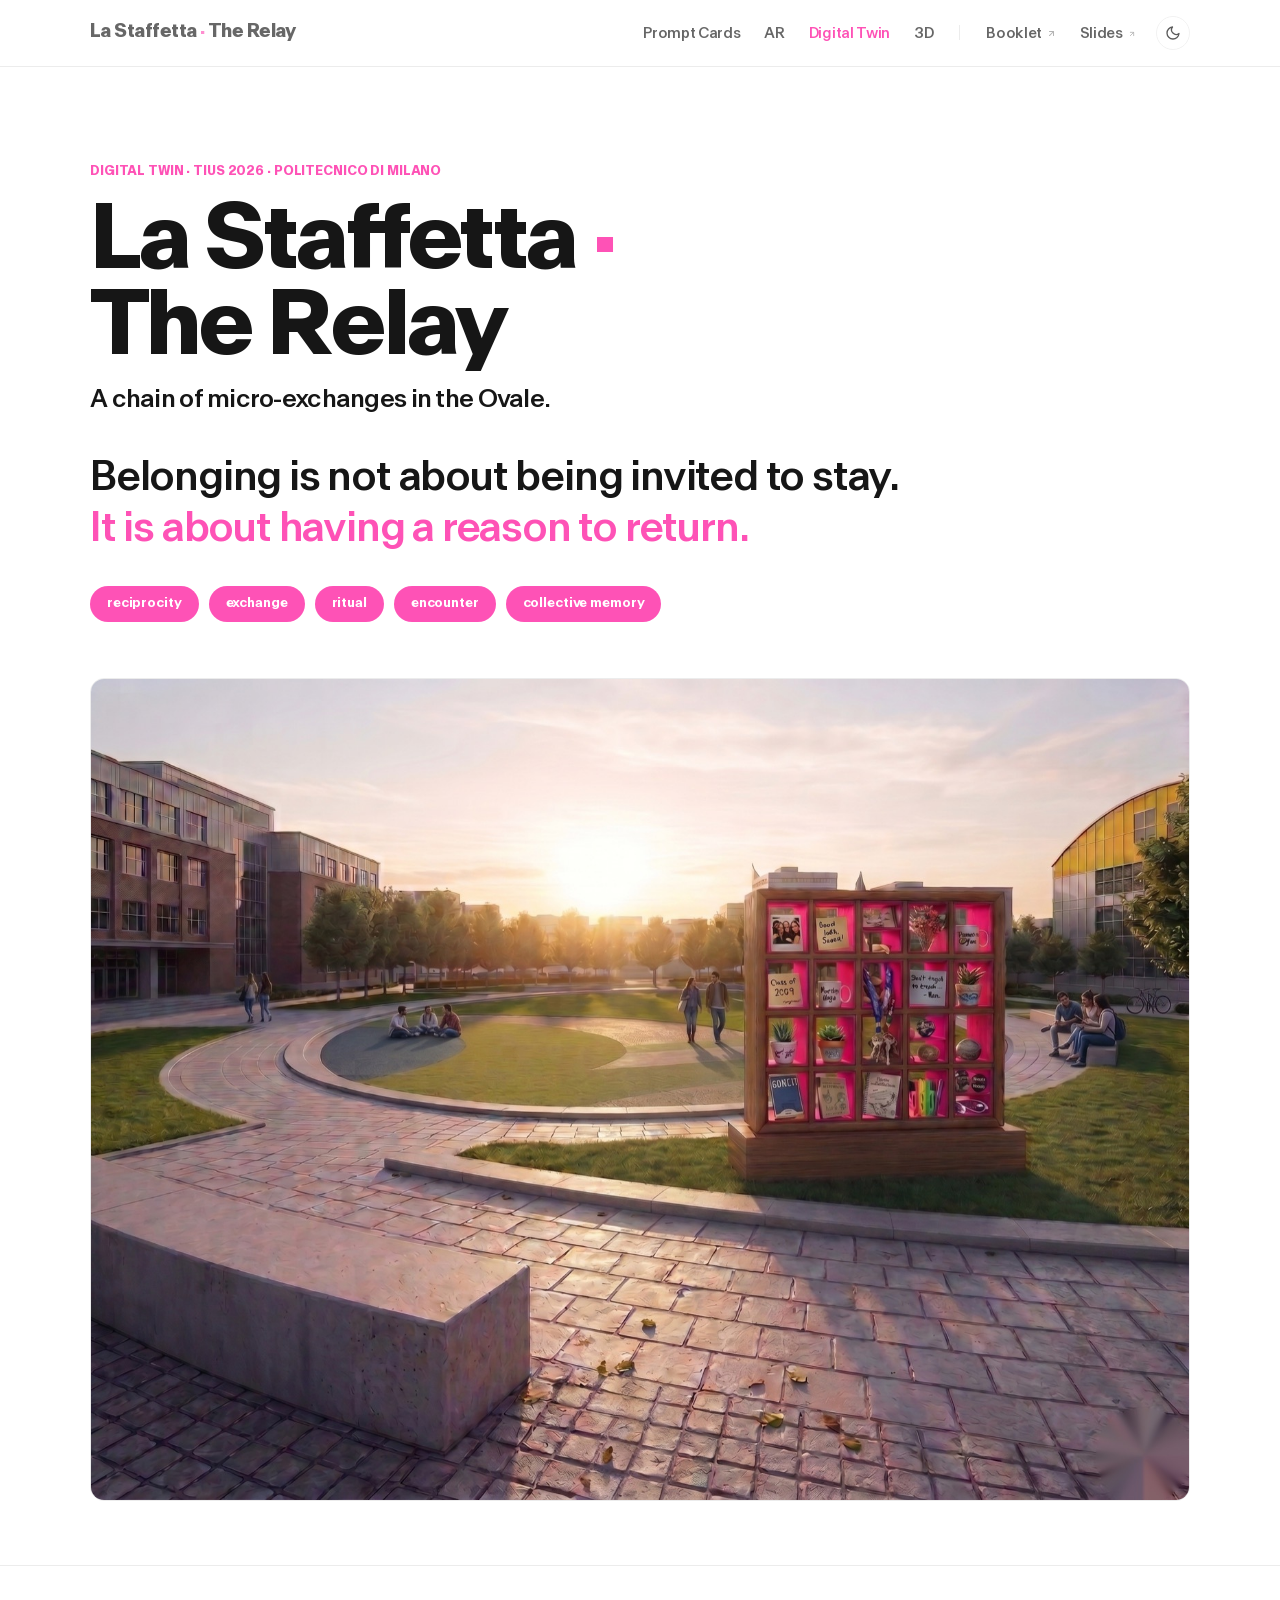
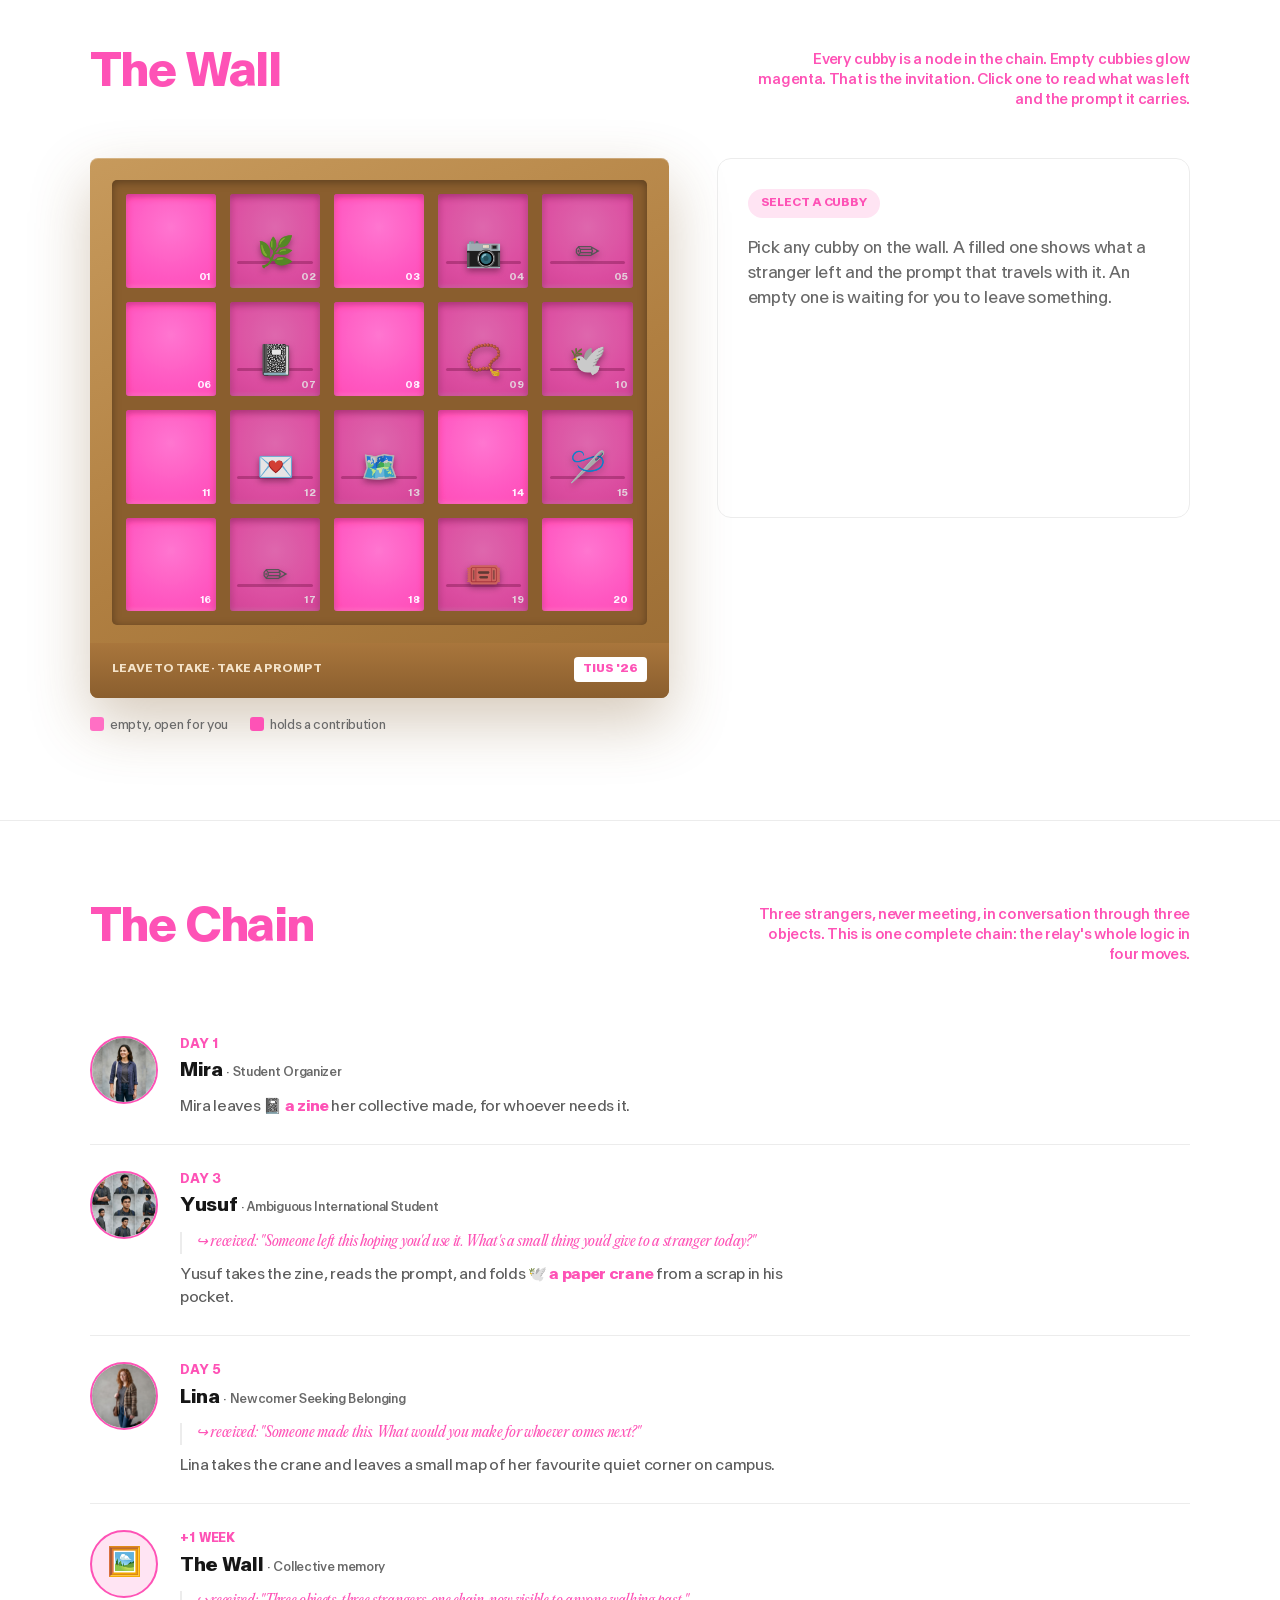
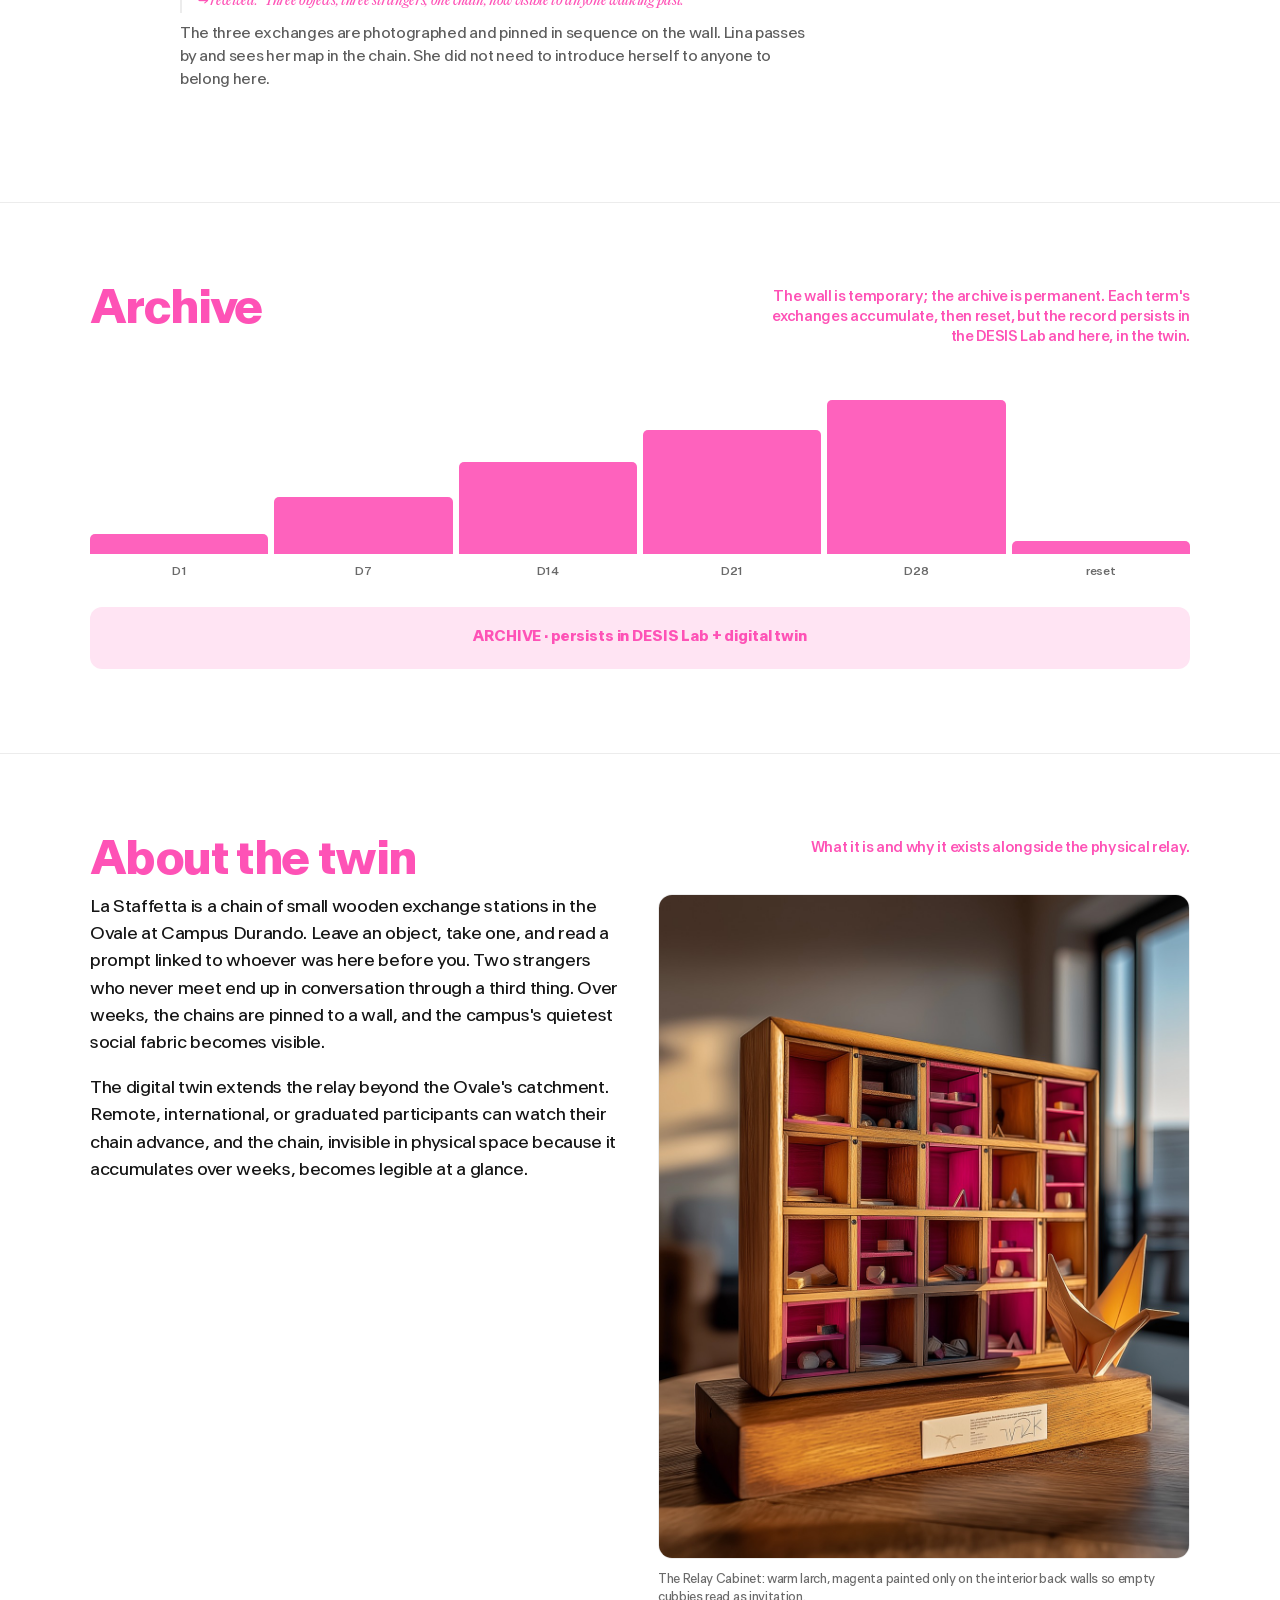
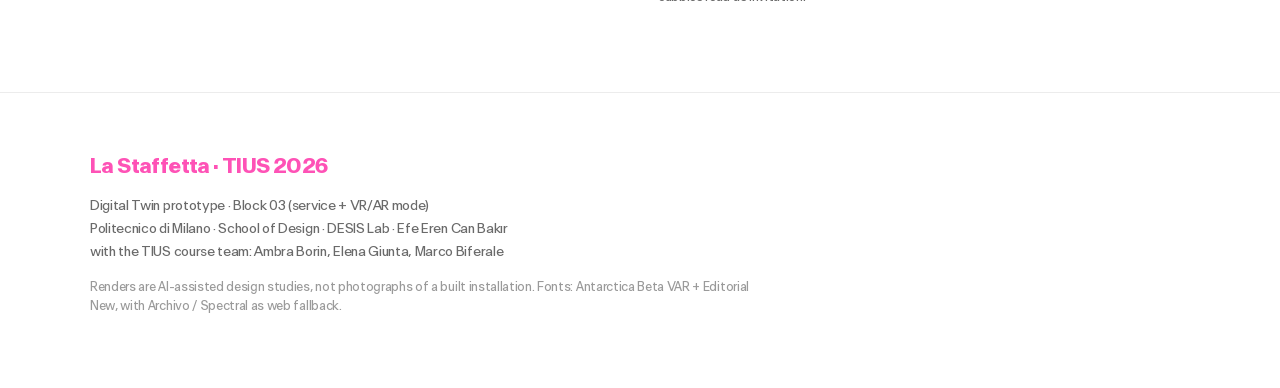
<file: index.html>
<!DOCTYPE html>
<html lang="en">
<head>
<meta charset="UTF-8" />
<meta name="viewport" content="width=device-width, initial-scale=1.0" />
<meta name="color-scheme" content="light dark" />
<script>(function(){try{var s=localStorage.getItem('ls-theme');var d=s?s==='dark':matchMedia('(prefers-color-scheme:dark)').matches;document.documentElement.setAttribute('data-theme',d?'dark':'light');}catch(e){}})();</script>
<title>La Staffetta · The Relay · Digital Twin</title>
<meta name="description" content="The digital twin of La Staffetta, a chain of micro-exchanges in the Ovale at Campus Durando, Politecnico di Milano." />
<link rel="preconnect" href="https://fonts.googleapis.com" />
<link rel="preconnect" href="https://fonts.gstatic.com" crossorigin />
<link href="https://fonts.googleapis.com/css2?family=Archivo:wght@400;500;600;700;800&family=Spectral:ital,wght@0,400;0,500;1,400;1,500&display=swap" rel="stylesheet" />
<link rel="stylesheet" href="style.css" />
<style>
  /* ---- twin-specific ---- */
  header.hero { padding: 96px 0 64px; }
  .hero-img { margin-top: 56px; border-radius: 14px; overflow: hidden; border: 1px solid var(--line); }
  .hero-img img { width: 100%; display: block; }
  .claim { font-family: var(--display); font-weight: 500; color: var(--ink); font-size: clamp(24px, 3.4vw, 40px); letter-spacing: -0.03em; margin-top: 34px; max-width: 820px; line-height: 1.28; }
  .keywords { display: flex; flex-wrap: wrap; gap: 10px; margin-top: 30px; }
  .keywords span { font-size: 13px; font-weight: 600; color: #fff; background: var(--magenta); border-radius: 999px; padding: 8px 17px; letter-spacing:-0.01em; }

  /* ---- the wall / cabinet ---- */
  .cabinet-stage { margin-top: 48px; display: grid; grid-template-columns: 1.1fr .9fr; gap: 48px; align-items: start; }
  @media (max-width: 900px){ .cabinet-stage { grid-template-columns: 1fr; gap: 36px; } }

  /* the cabinet object: warm wood frame, magenta recessed cubbies */
  .cabinet {
    background: linear-gradient(155deg, #c79a5c 0%, #b07f41 55%, #9a6c34 100%);
    padding: 22px 22px 0;
    border-radius: 8px;
    box-shadow: 0 24px 60px rgba(120,80,30,0.30), inset 0 1px 0 rgba(255,255,255,0.25);
  }
  .grid {
    display: grid; grid-template-columns: repeat(5, 1fr); grid-template-rows: repeat(4, 1fr);
    gap: 14px;
    background: #8a5e2e;            /* dividers = darker wood, shown through the gaps */
    padding: 14px; border-radius: 5px;
    box-shadow: inset 0 2px 8px rgba(0,0,0,0.35);
  }
  .cubby {
    aspect-ratio: 1 / 1.04;
    border-radius: 3px;
    position: relative; cursor: pointer; overflow: hidden;
    /* recessed magenta interior */
    background: radial-gradient(120% 120% at 50% 35%, #ff6fc4 0%, var(--magenta) 45%, #e23b9e 100%);
    box-shadow: inset 0 3px 7px rgba(120,10,70,0.45), inset 0 -2px 4px rgba(255,255,255,0.18);
    transition: transform .14s ease, box-shadow .14s ease, filter .14s ease;
  }
  .cubby.empty { filter: brightness(1.06); }          /* empty glows brighter, the invitation */
  .cubby.filled { filter: brightness(0.9) saturate(0.92); }
  .cubby .obj {
    position: absolute; inset: 0; display: flex; align-items: flex-end; justify-content: center;
    padding-bottom: 12%; font-size: clamp(20px, 3.2vw, 30px); z-index: 2;
    filter: drop-shadow(0 3px 3px rgba(80,10,50,.5));
  }
  .cubby .shelf { position:absolute; left:8%; right:8%; bottom: 26%; height: 3px; background: rgba(120,10,70,.35); border-radius: 2px; z-index:1; }
  .cubby:hover { transform: translateY(-2px); box-shadow: inset 0 3px 7px rgba(120,10,70,0.45), 0 8px 20px rgba(254,82,182,0.45); }
  .cubby.active { outline: 3px solid #fff; outline-offset: -3px; }
  .cubby .num { position: absolute; bottom: 3px; right: 5px; font-size: 9px; color: rgba(255,255,255,.85); z-index: 3; font-weight: 700; }
  /* plinth + authorship */
  .plinth { background: linear-gradient(180deg, #a9763c, #8a5e2e); margin: 18px -22px 0; padding: 14px 22px 16px; border-radius: 0 0 8px 8px; display:flex; align-items:center; justify-content:space-between; }
  .plinth .rule { font-size: 11px; font-weight: 700; letter-spacing:-0.01em; color: #f3e2c8; }
  .plinth .mark { font-size: 11px; font-weight: 800; letter-spacing:-0.01em; color: var(--magenta); background:#fff; padding: 4px 9px; border-radius: 4px; }

  .legend { display:flex; gap: 22px; margin-top: 18px; font-size: 12.5px; color: var(--grey); }
  .legend i { display:inline-block; width: 14px; height: 14px; border-radius: 3px; vertical-align: -2px; margin-right: 6px; }

  /* detail panel */
  .detail { border: 1px solid var(--line); border-radius: 14px; padding: 30px; min-height: 360px; position: sticky; top: 92px; }
  .detail .obj-big { font-size: 60px; }
  .detail h3 { font-size: 24px; font-weight: 800; margin: 14px 0 2px; letter-spacing: -0.01em; color: var(--ink); }
  .detail .who { font-size: 13px; color: var(--grey); margin-bottom: 20px; }
  .prompt-card { border: 2px solid var(--magenta); border-radius: 12px; padding: 20px; background: #fff; margin-top: 6px; }
  .prompt-card .pc-label { font-size: 10px; font-weight: 700; letter-spacing:-0.01em; text-transform: uppercase; color: var(--magenta); }
  .prompt-card .pc-en { font-family: var(--display); font-weight: 500; font-size: 18px; line-height: 1.4; margin-top: 9px; color: var(--ink); }
  .prompt-card .pc-it { font-family: var(--serif); font-style: italic; font-size: 14px; line-height: 1.4; margin-top: 9px; color: var(--magenta-deep); }
  .link-row { margin-top: 20px; font-size: 13.5px; color: var(--ink); }
  .link-row b { color: var(--magenta); }

  /* chain */
  .chain { display: flex; flex-direction: column; margin-top: 44px; }
  .chain-node { display: grid; grid-template-columns: 68px 1fr; gap: 22px; padding: 26px 0; border-bottom: 1px solid var(--line); align-items: start; }
  .chain-node:last-child { border-bottom: none; }
  .avatar { width: 68px; height: 68px; border-radius: 50%; overflow: hidden; border: 2px solid var(--magenta); background: var(--magenta-tint); }
  .avatar img { width: 100%; height: 100%; object-fit: cover; }
  .chain-node .day { font-size: 12px; font-weight: 700; letter-spacing:-0.01em; text-transform: uppercase; color: var(--magenta); }
  .chain-node .name { font-size: 19px; font-weight: 700; margin-top: 2px; color: var(--ink); }
  .chain-node .persona { font-size: 12px; color: var(--grey); font-weight: 500; }
  .chain-node .action { font-size: 15px; margin-top: 9px; max-width: 640px; }
  .chain-node .obj-inline { font-weight: 700; }
  .chain-link-prompt { font-family: var(--serif); font-style: italic; color: var(--magenta); font-size: 14px; margin-top: 11px; padding-left: 14px; border-left: 2px solid var(--line); }

  /* timeline */
  .timeline { margin-top: 44px; }
  .tl-bar { display: flex; gap: 6px; align-items: flex-end; height: 190px; }
  .tl-col { flex: 1; display:flex; flex-direction: column; align-items: center; gap: 10px; }
  .tl-fill { width: 100%; background: var(--magenta); border-radius: 5px 5px 0 0; opacity: .9; transition: height .7s ease; }
  .tl-col span { font-size: 11px; color: var(--grey); font-weight: 500; }
  .archive-band { margin-top: 26px; background: var(--magenta-tint); border-radius: 12px; padding: 20px 24px; font-size: 14px; font-weight: 700; color: var(--magenta); text-align:center; letter-spacing:-0.01em; }

  .cols-2 { display:grid; grid-template-columns: 1fr 1fr; gap: 36px; }
  @media (max-width: 760px){ .cols-2 { grid-template-columns: 1fr; } }

  @media (max-width: 600px){
    header.hero { padding: 56px 0 40px; }
    .detail { position: static; padding: 24px; min-height: 0; }
    .legend { flex-direction: column; gap: 8px; }
  }
  /* dark: the prompt-card reads as a coherent dark surface (its text vars are already light) */
  [data-theme="dark"] .prompt-card { background: var(--cream); }
</style>
</head>
<body>

<nav>
  <div class="wrap">
    <a class="brand" href="index.html">La Staffetta <span class="dot">·</span> The Relay</a>
    <ul>
      <li><a href="cards.html">Prompt Cards</a></li>
      <li><a href="ar.html">AR</a></li>
      <li><a href="index.html" class="active">Digital Twin</a></li>
      <li><a href="cabinet3d.html">3D</a></li>
      <li class="navsep" aria-hidden="true"></li>
      <li><a class="ext" href="booklet/" target="_blank" rel="noopener">Booklet</a></li>
      <li><a class="ext" href="slides/" target="_blank" rel="noopener">Slides</a></li>
    </ul>
    <button class="themetoggle" type="button" aria-pressed="false" aria-label="Switch to dark theme" title="Light / dark">
      <svg class="ic ic-moon" viewBox="0 0 24 24" fill="none" stroke="currentColor" stroke-width="2" stroke-linecap="round" stroke-linejoin="round" aria-hidden="true"><path d="M21 12.79A9 9 0 1 1 11.21 3 7 7 0 0 0 21 12.79z"/></svg>
      <svg class="ic ic-sun" viewBox="0 0 24 24" fill="none" stroke="currentColor" stroke-width="2" stroke-linecap="round" stroke-linejoin="round" aria-hidden="true"><circle cx="12" cy="12" r="4.2"/><path d="M12 2.2v2.3M12 19.5v2.3M4.3 4.3l1.6 1.6M18.1 18.1l1.6 1.6M2.2 12h2.3M19.5 12h2.3M4.3 19.7l1.6-1.6M18.1 5.9l1.6-1.6"/></svg>
    </button>
  </div>
</nav>

<header class="hero">
  <div class="wrap">
    <div class="eyebrow">Digital Twin · TIUS 2026 · Politecnico di Milano</div>
    <h1>La Staffetta <span class="mag">·</span><br>The Relay</h1>
    <div class="sub">A chain of micro-exchanges in the Ovale.</div>
    <div class="claim">Belonging is not about being invited to stay.<br><span class="mag">It is about having a reason to return.</span></div>
    <div class="keywords">
      <span>reciprocity</span><span>exchange</span><span>ritual</span><span>encounter</span><span>collective memory</span>
    </div>
    <div class="hero-img"><img src="assets/scene.jpg" alt="The Relay Cabinet on the Ovale at Campus Durando" /></div>
  </div>
</header>

<section id="wall">
  <div class="wrap">
    <div class="sec-head">
      <h2>The Wall</h2>
      <div class="sec-note">Every cubby is a node in the chain. Empty cubbies glow magenta. That is the invitation. Click one to read what was left and the prompt it carries.</div>
    </div>
    <div class="cabinet-stage">
      <div>
        <div class="cabinet">
          <div class="grid" id="grid"></div>
          <div class="plinth"><span class="rule">LEAVE TO TAKE · TAKE A PROMPT</span><span class="mark">TIUS '26</span></div>
        </div>
        <div class="legend">
          <div><i style="background:#ff6fc4"></i>empty, open for you</div>
          <div><i style="background:var(--magenta)"></i>holds a contribution</div>
        </div>
      </div>
      <div class="detail" id="detail">
        <span class="pill-note">Select a cubby</span>
        <p style="margin-top:18px;color:var(--grey);">Pick any cubby on the wall. A filled one shows what a stranger left and the prompt that travels with it. An empty one is waiting for you to leave something.</p>
      </div>
    </div>
  </div>
</section>

<section id="chain">
  <div class="wrap">
    <div class="sec-head">
      <h2>The Chain</h2>
      <div class="sec-note">Three strangers, never meeting, in conversation through three objects. This is one complete chain: the relay's whole logic in four moves.</div>
    </div>
    <div class="chain" id="chainEl"></div>
  </div>
</section>

<section id="archive">
  <div class="wrap">
    <div class="sec-head">
      <h2>Archive</h2>
      <div class="sec-note">The wall is temporary; the archive is permanent. Each term's exchanges accumulate, then reset, but the record persists in the DESIS Lab and here, in the twin.</div>
    </div>
    <div class="timeline">
      <div class="tl-bar" id="tlbar"></div>
      <div class="archive-band">ARCHIVE · persists in DESIS Lab + digital twin</div>
    </div>
  </div>
</section>

<section id="about">
  <div class="wrap">
    <div class="sec-head"><h2>About the twin</h2><div class="sec-note">What it is and why it exists alongside the physical relay.</div></div>
    <div class="cols-2">
      <div>
        <p class="lead">La Staffetta is a chain of small wooden exchange stations in the Ovale at Campus Durando. Leave an object, take one, and read a prompt linked to whoever was here before you. Two strangers who never meet end up in conversation through a third thing. Over weeks, the chains are pinned to a wall, and the campus's quietest social fabric becomes visible.</p>
        <p class="lead" style="margin-top:18px;">The digital twin extends the relay beyond the Ovale's catchment. Remote, international, or graduated participants can watch their chain advance, and the chain, invisible in physical space because it accumulates over weeks, becomes legible at a glance.</p>
      </div>
      <div>
        <div class="hero-img" style="margin-top:0;"><img src="assets/cabinet.jpg" alt="The Relay Cabinet, design study" /></div>
        <p style="font-size:12px;color:var(--grey);margin-top:12px;">The Relay Cabinet: warm larch, magenta painted only on the interior back walls so empty cubbies read as invitation.</p>
      </div>
    </div>
  </div>
</section>

<footer>
  <div class="wrap">
    <div class="foot-mark">La Staffetta <span class="mag">·</span> TIUS 2026</div>
    <div>Digital Twin prototype · Block 03 (service + VR/AR mode)</div>
    <div>Politecnico di Milano · School of Design · DESIS Lab · Efe Eren Can Bakır</div>
    <div>with the TIUS course team: Ambra Borin, Elena Giunta, Marco Biferale</div>
    <div class="disclaimer">Renders are AI-assisted design studies, not photographs of a built installation. Fonts: Antarctica Beta VAR + Editorial New, with Archivo / Spectral as web fallback.</div>
  </div>
</footer>

<script>
const CHAIN = [
  { day:"Day 1", name:"Mira", persona:"Student Organizer", avatar:"assets/mira.jpg", obj:"📓", objName:"a zine",
    left:"Mira leaves a zine her collective made, for whoever needs it." },
  { day:"Day 3", name:"Yusuf", persona:"Ambiguous International Student", avatar:"assets/yusuf.jpg", obj:"🕊️", objName:"a paper crane",
    incomingPrompt:{ en:"Someone left this hoping you'd use it. What's a small thing you'd give to a stranger today?" },
    left:"Yusuf takes the zine, reads the prompt, and folds a paper crane from a scrap in his pocket." },
  { day:"Day 5", name:"Lina", persona:"Newcomer Seeking Belonging", avatar:"assets/lina.jpg", obj:"🗺️", objName:"a hand-drawn map",
    incomingPrompt:{ en:"Someone made this. What would you make for whoever comes next?" },
    left:"Lina takes the crane and leaves a small map of her favourite quiet corner on campus." },
  { day:"+1 week", name:"The Wall", persona:"Collective memory", avatar:null, obj:"🖼️", objName:"the chain, exhibited",
    incomingPrompt:{ en:"Three objects, three strangers, one chain, now visible to anyone walking past." },
    left:"The three exchanges are photographed and pinned in sequence on the wall. Lina passes by and sees her map in the chain. She did not need to introduce herself to anyone to belong here." }
];

const PROMPTS = [
  { en:"Someone made this with attention. Leave something made with the same attention.", it:"Qualcuno l'ha fatto con cura. Lascia qualcosa fatto con la stessa cura." },
  { en:"Whoever placed this was thinking of someone they'll never meet. Who comes to mind for you?", it:"Chi l'ha messo qui pensava a qualcuno che non incontrerà mai. A chi pensi tu?" },
  { en:"Three people held what you take. You are the fourth. Pass something on.", it:"Tre persone hanno tenuto questo. Tu sei il quarto. Passa qualcosa avanti." },
  { en:"No name. No introduction. Just leave a question for whoever opens this tomorrow.", it:"Nessun nome. Nessuna presentazione. Lascia una domanda per chi aprirà domani." },
  { en:"Make a small thing with five minutes of attention. Leave it here.", it:"Fai una piccola cosa con cinque minuti di attenzione. Lasciala qui." },
  { en:"What you hold was once on someone's mind. Leave something currently on yours.", it:"Quello che tieni era nei pensieri di qualcuno. Lascia qualcosa che è nei tuoi." },
];
const AMBIENT_OBJS = ["🔑","🌿","🪡","📷","✏️","🫛","🎟️","🧵","📿","🪨","🍂","💌"];

const WALL = [];
for (let i = 0; i < 20; i++) {
  if (i === 6)  { WALL.push({ num:i+1, filled:true, obj:"📓", name:"a zine",          who:"left Day 1 · anonymous", prompt:PROMPTS[3], chainRef:0 }); continue; }
  if (i === 9)  { WALL.push({ num:i+1, filled:true, obj:"🕊️", name:"a paper crane",    who:"left Day 3 · anonymous", prompt:PROMPTS[0], chainRef:1 }); continue; }
  if (i === 12) { WALL.push({ num:i+1, filled:true, obj:"🗺️", name:"a hand-drawn map",  who:"left Day 5 · anonymous", prompt:PROMPTS[1], chainRef:2 }); continue; }
  const filledSlots = [1,3,4,8,11,14,16,18];
  if (filledSlots.includes(i)) {
    WALL.push({ num:i+1, filled:true, obj:AMBIENT_OBJS[i % AMBIENT_OBJS.length], name:"a small object", who:"left this week · anonymous", prompt:PROMPTS[i % PROMPTS.length], chainRef:null });
  } else { WALL.push({ num:i+1, filled:false }); }
}

const gridEl = document.getElementById('grid');
const detailEl = document.getElementById('detail');
WALL.forEach((c, idx) => {
  const div = document.createElement('div');
  div.className = 'cubby ' + (c.filled ? 'filled' : 'empty');
  div.innerHTML = `${c.filled ? `<div class="shelf"></div><div class="obj">${c.obj}</div>` : ''}<div class="num">${String(c.num).padStart(2,'0')}</div>`;
  div.addEventListener('click', () => selectCubby(idx, div));
  gridEl.appendChild(div);
});

let activeEl = null;
function selectCubby(idx, el) {
  if (activeEl) activeEl.classList.remove('active');
  el.classList.add('active'); activeEl = el;
  const c = WALL[idx];
  if (!c.filled) {
    detailEl.innerHTML = `
      <span class="pill-note">Cubby ${String(c.num).padStart(2,'0')} · empty</span>
      <div style="margin-top:20px;font-family:var(--display);font-weight:500;color:var(--ink);font-size:22px;line-height:1.4;">This cubby is open.</div>
      <p style="margin-top:14px;color:var(--grey);font-size:15px;">Leave something a stranger could carry home: a drawing, a note, a small object. In return, take what someone left, and a prompt linked to it. The relay rule: <b style="color:var(--magenta)">leave to take.</b></p>
      <a class="link-btn" href="#chain" style="margin-top:18px;">See how the chain forms →</a>`;
    return;
  }
  const p = c.prompt;
  detailEl.innerHTML = `
    <span class="pill-note">Cubby ${String(c.num).padStart(2,'0')} · holds a contribution</span>
    <div class="obj-big">${c.obj}</div>
    <h3>${c.name}</h3>
    <div class="who">${c.who}</div>
    <div class="prompt-card">
      <div class="pc-label">the prompt that travels with it</div>
      <div class="pc-en">${p.en}</div>
      <div class="pc-it">${p.it}</div>
    </div>
    ${c.chainRef !== null ? `<div class="link-row">This object is part of <b>one complete chain</b>.<br><a class="link-btn" href="#chain" style="margin-top:10px;">Follow the chain →</a></div>` : `<div class="link-row" style="color:var(--grey)">An ambient contribution, not yet part of a documented chain.</div>`}`;
}

const chainEl = document.getElementById('chainEl');
CHAIN.forEach(n => {
  const node = document.createElement('div');
  node.className = 'chain-node';
  node.innerHTML = `
    <div class="avatar">${n.avatar ? `<img src="${n.avatar}" alt="${n.name}">` : `<div style="display:flex;align-items:center;justify-content:center;height:100%;font-size:28px">🖼️</div>`}</div>
    <div>
      <div class="day">${n.day}</div>
      <div class="name">${n.name} <span class="persona">· ${n.persona}</span></div>
      ${n.incomingPrompt ? `<div class="chain-link-prompt">↪ received: "${n.incomingPrompt.en}"</div>` : ''}
      <div class="action">${n.left.replace(n.objName, `<span class="obj-inline mag">${n.obj} ${n.objName}</span>`)}</div>
    </div>`;
  chainEl.appendChild(node);
});

const tl = document.getElementById('tlbar');
const weeks = [ {label:"D1",v:0.12},{label:"D7",v:0.34},{label:"D14",v:0.55},{label:"D21",v:0.74},{label:"D28",v:0.92},{label:"reset",v:0.08} ];
weeks.forEach(w => {
  const col = document.createElement('div'); col.className='tl-col';
  col.innerHTML = `<div class="tl-fill" style="height:0"></div><span>${w.label}</span>`;
  tl.appendChild(col);
  requestAnimationFrame(()=>{ setTimeout(()=>{ col.querySelector('.tl-fill').style.height=(w.v*168)+'px'; },120); });
});
</script>
<script src="theme.js"></script>
</body>
</html>
</file>
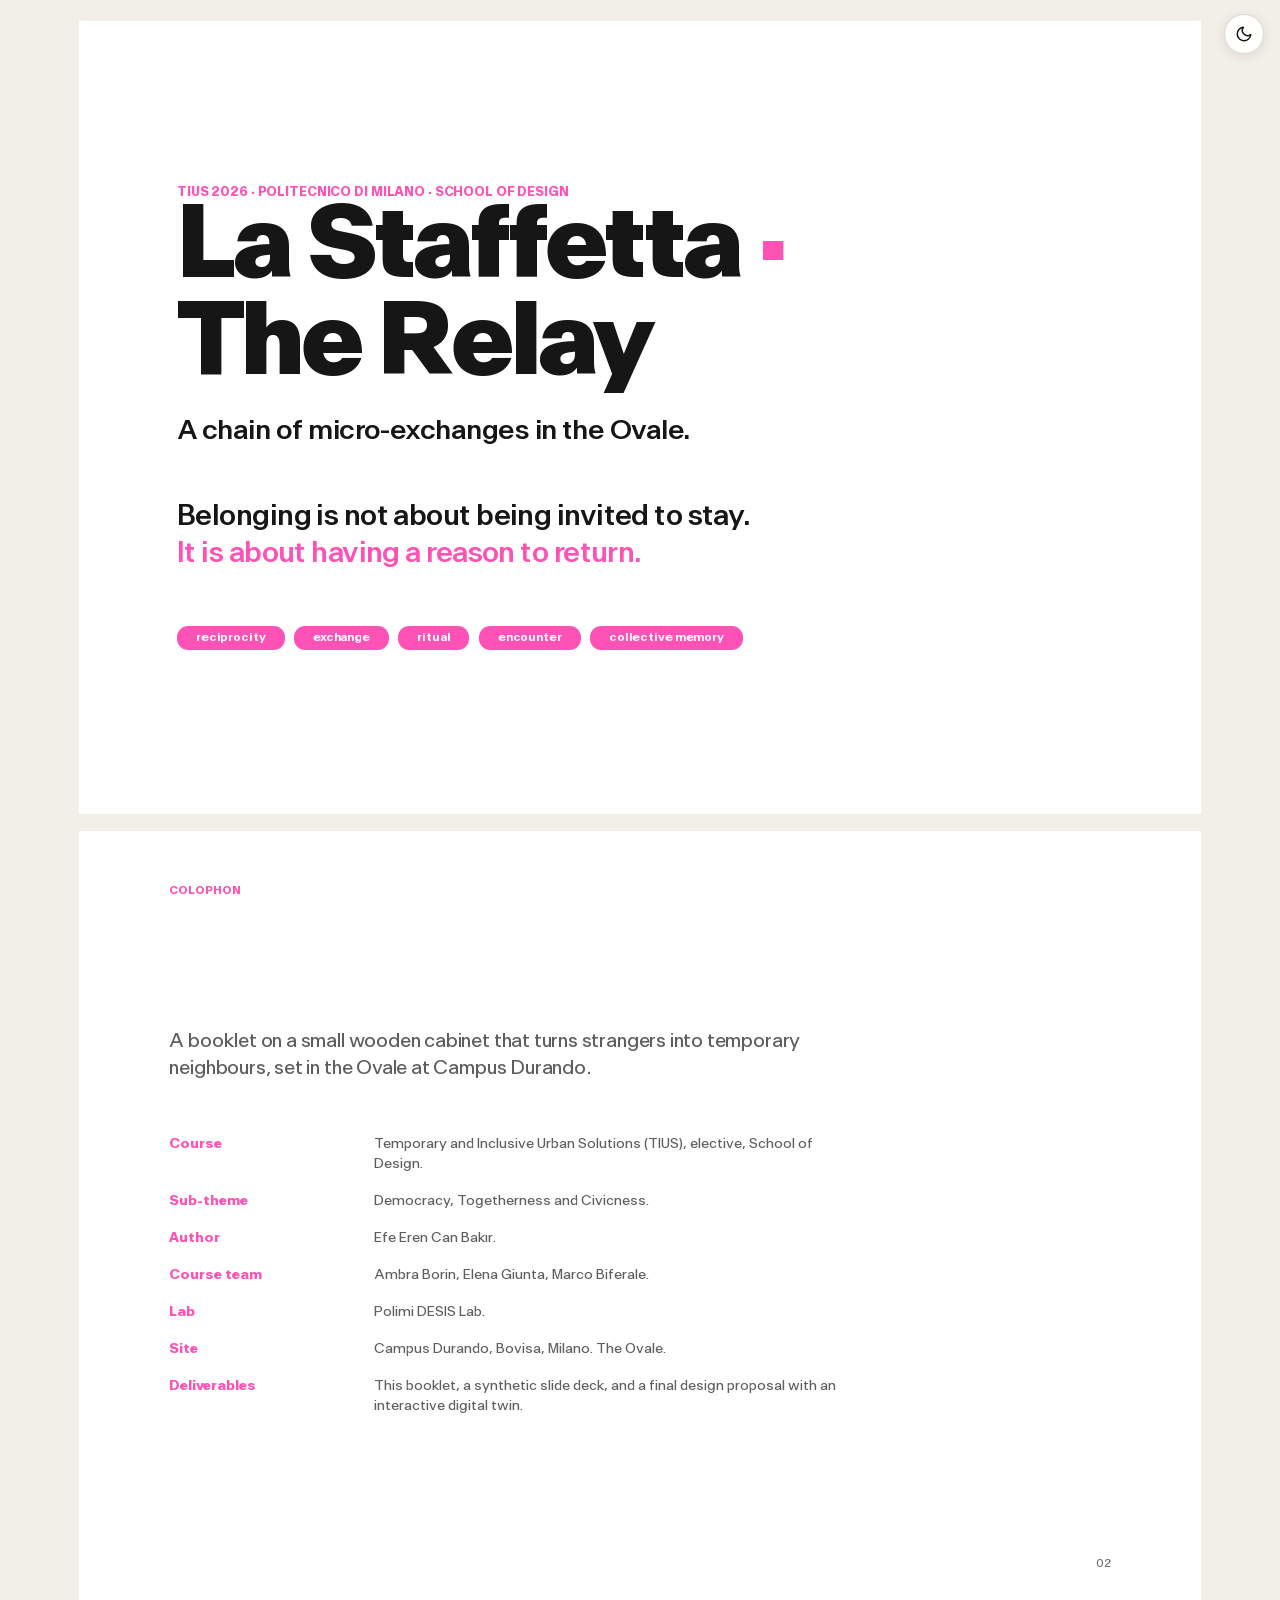
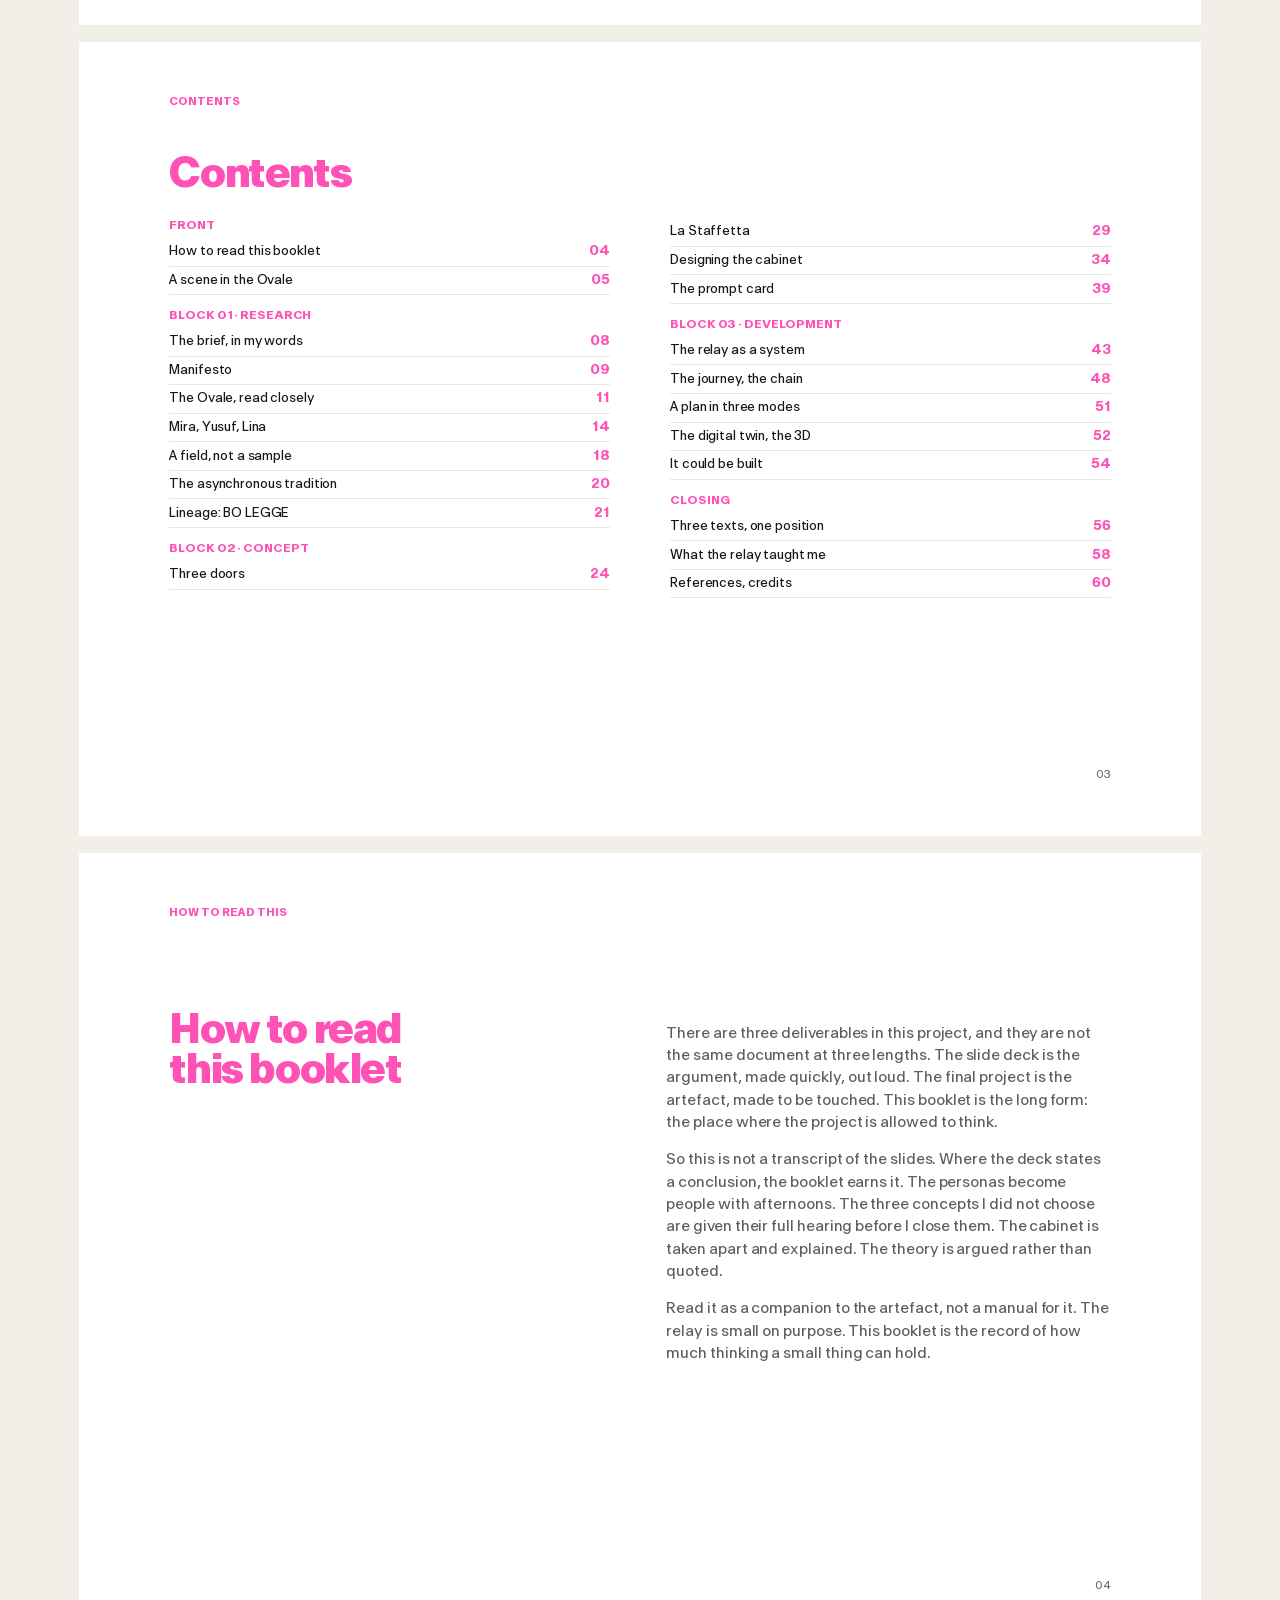
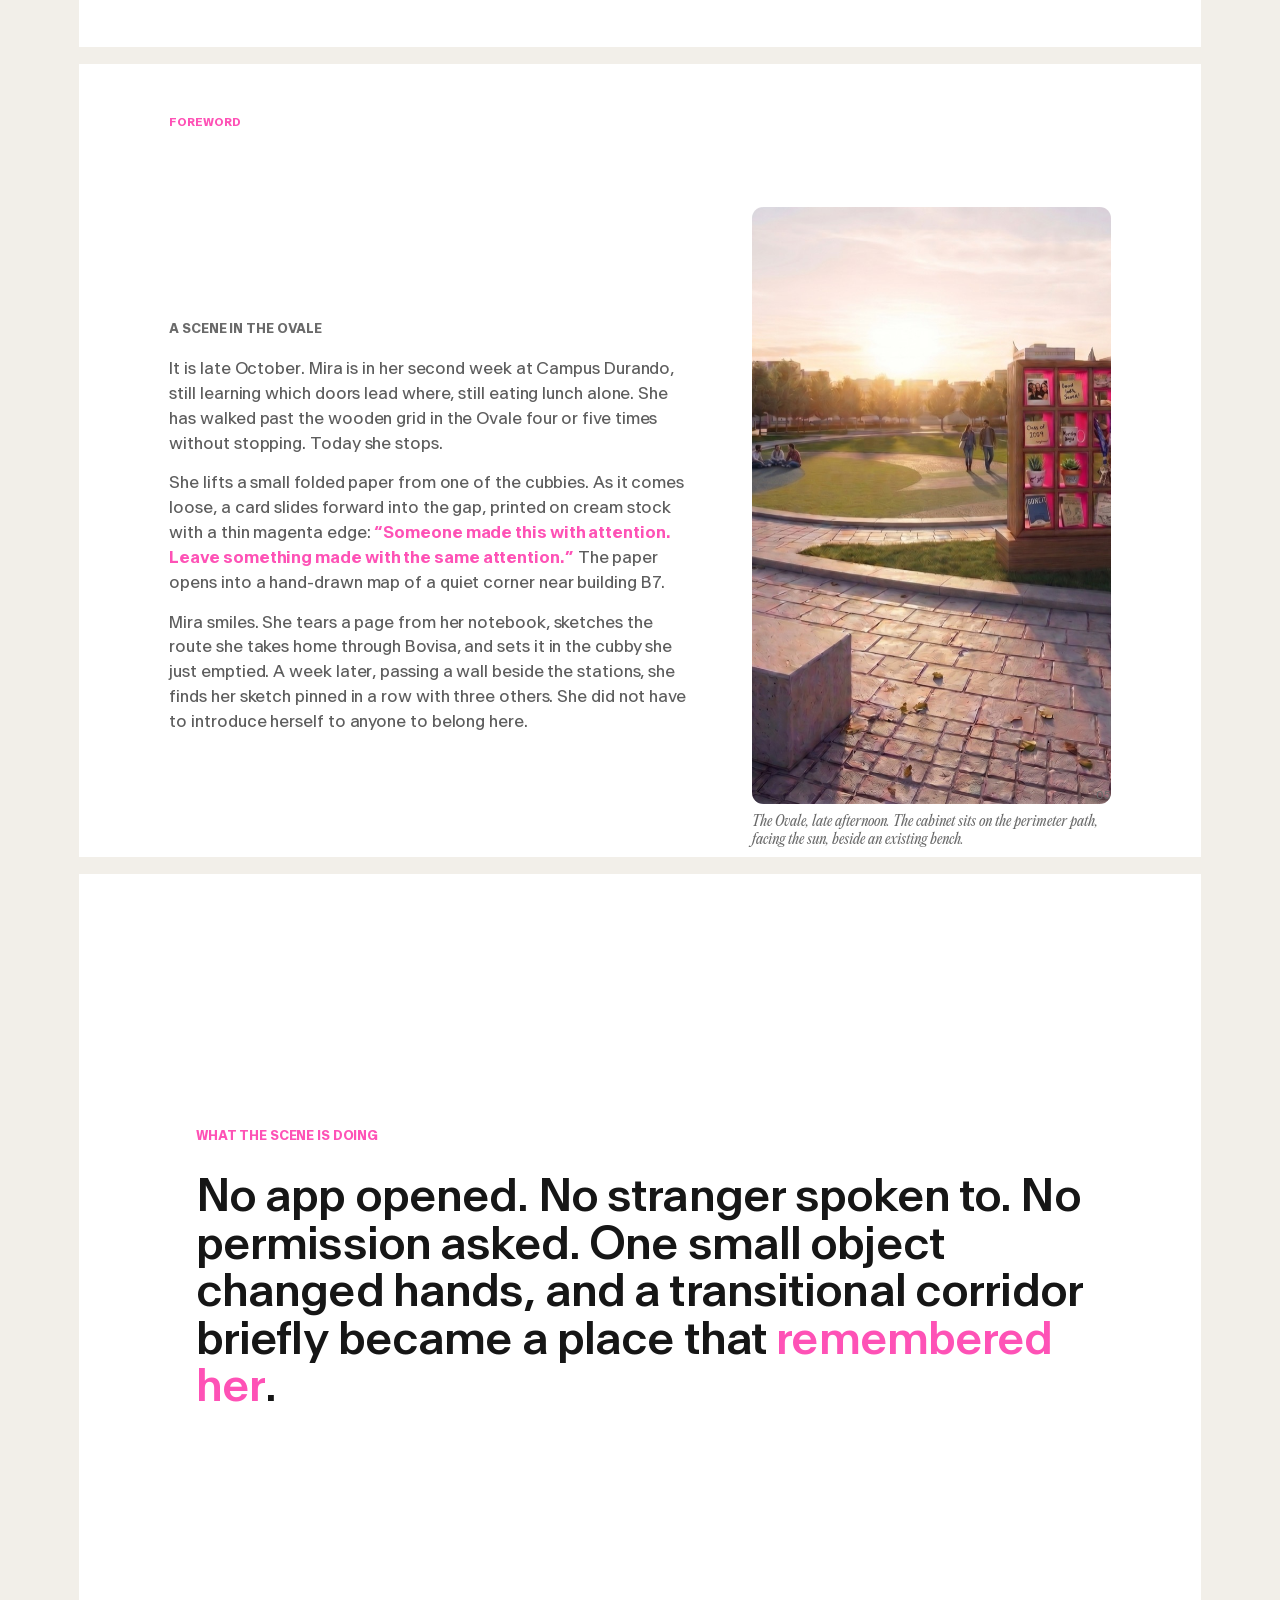
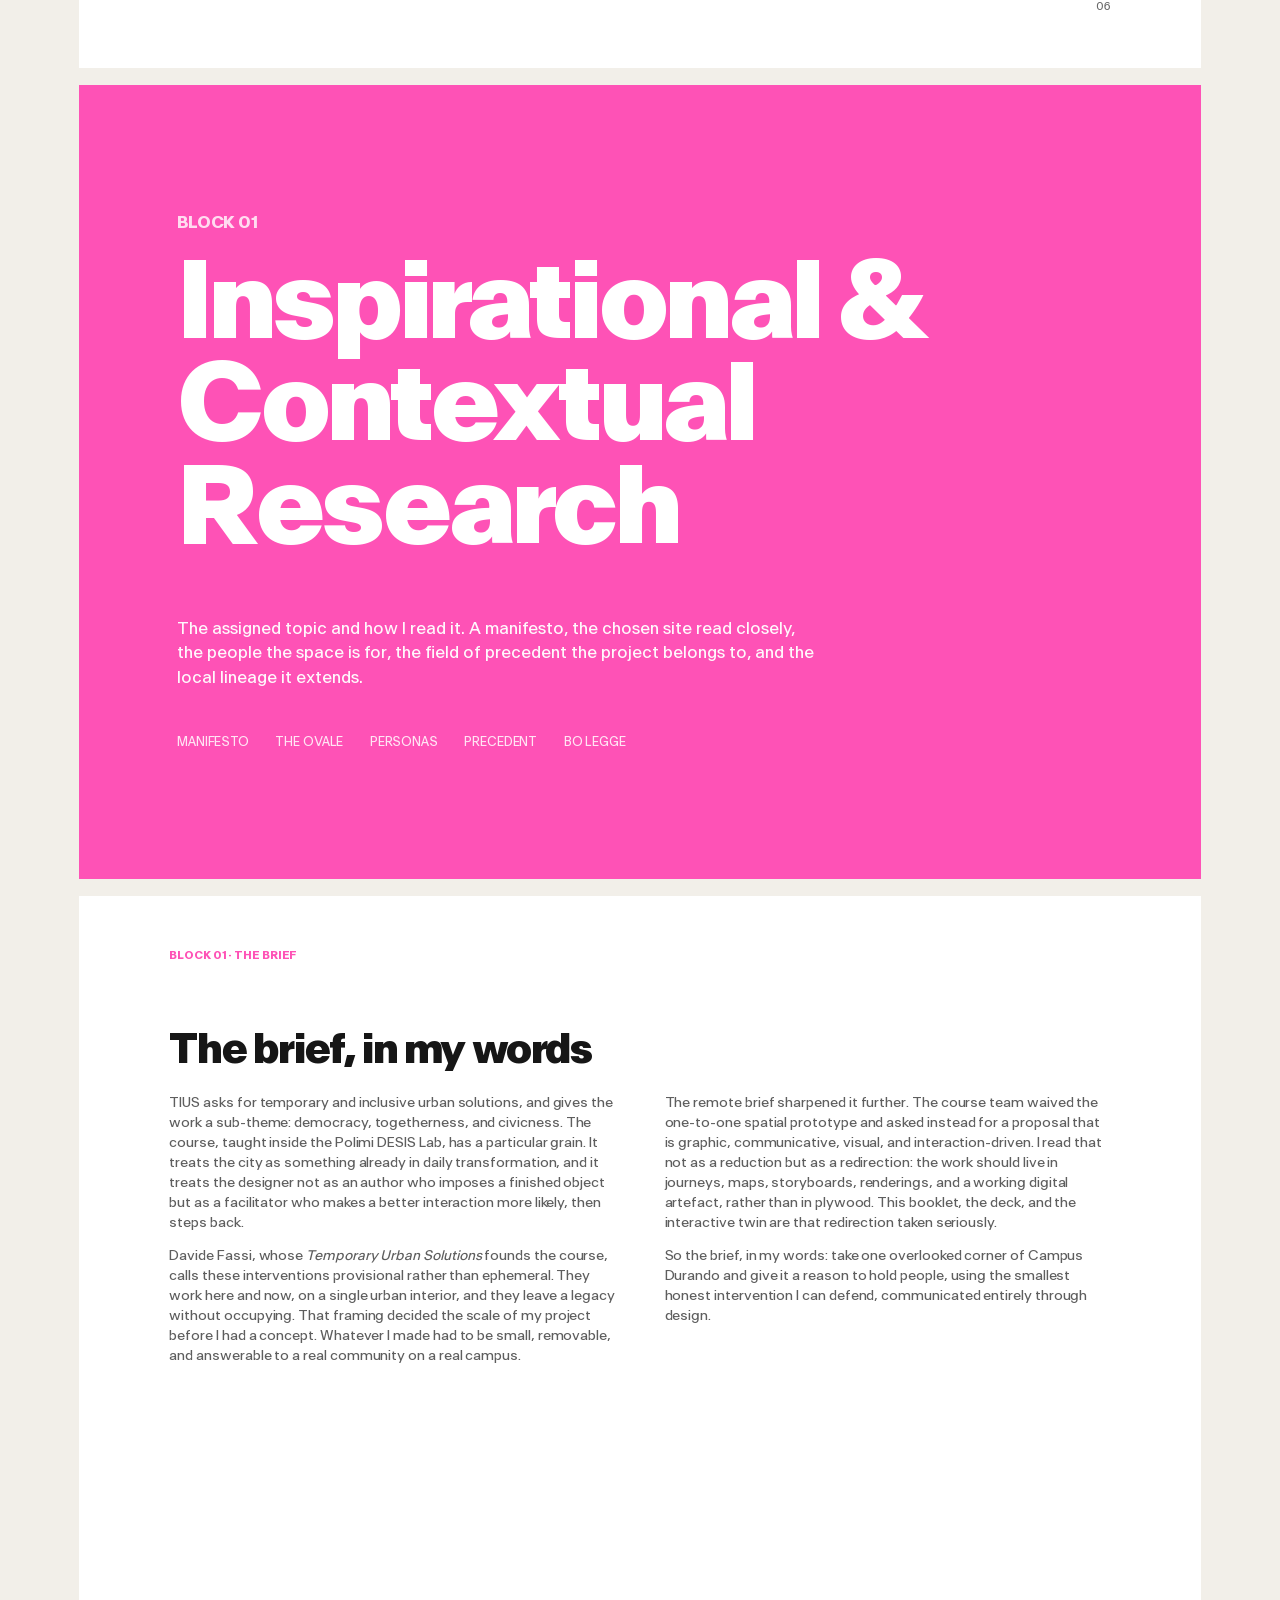
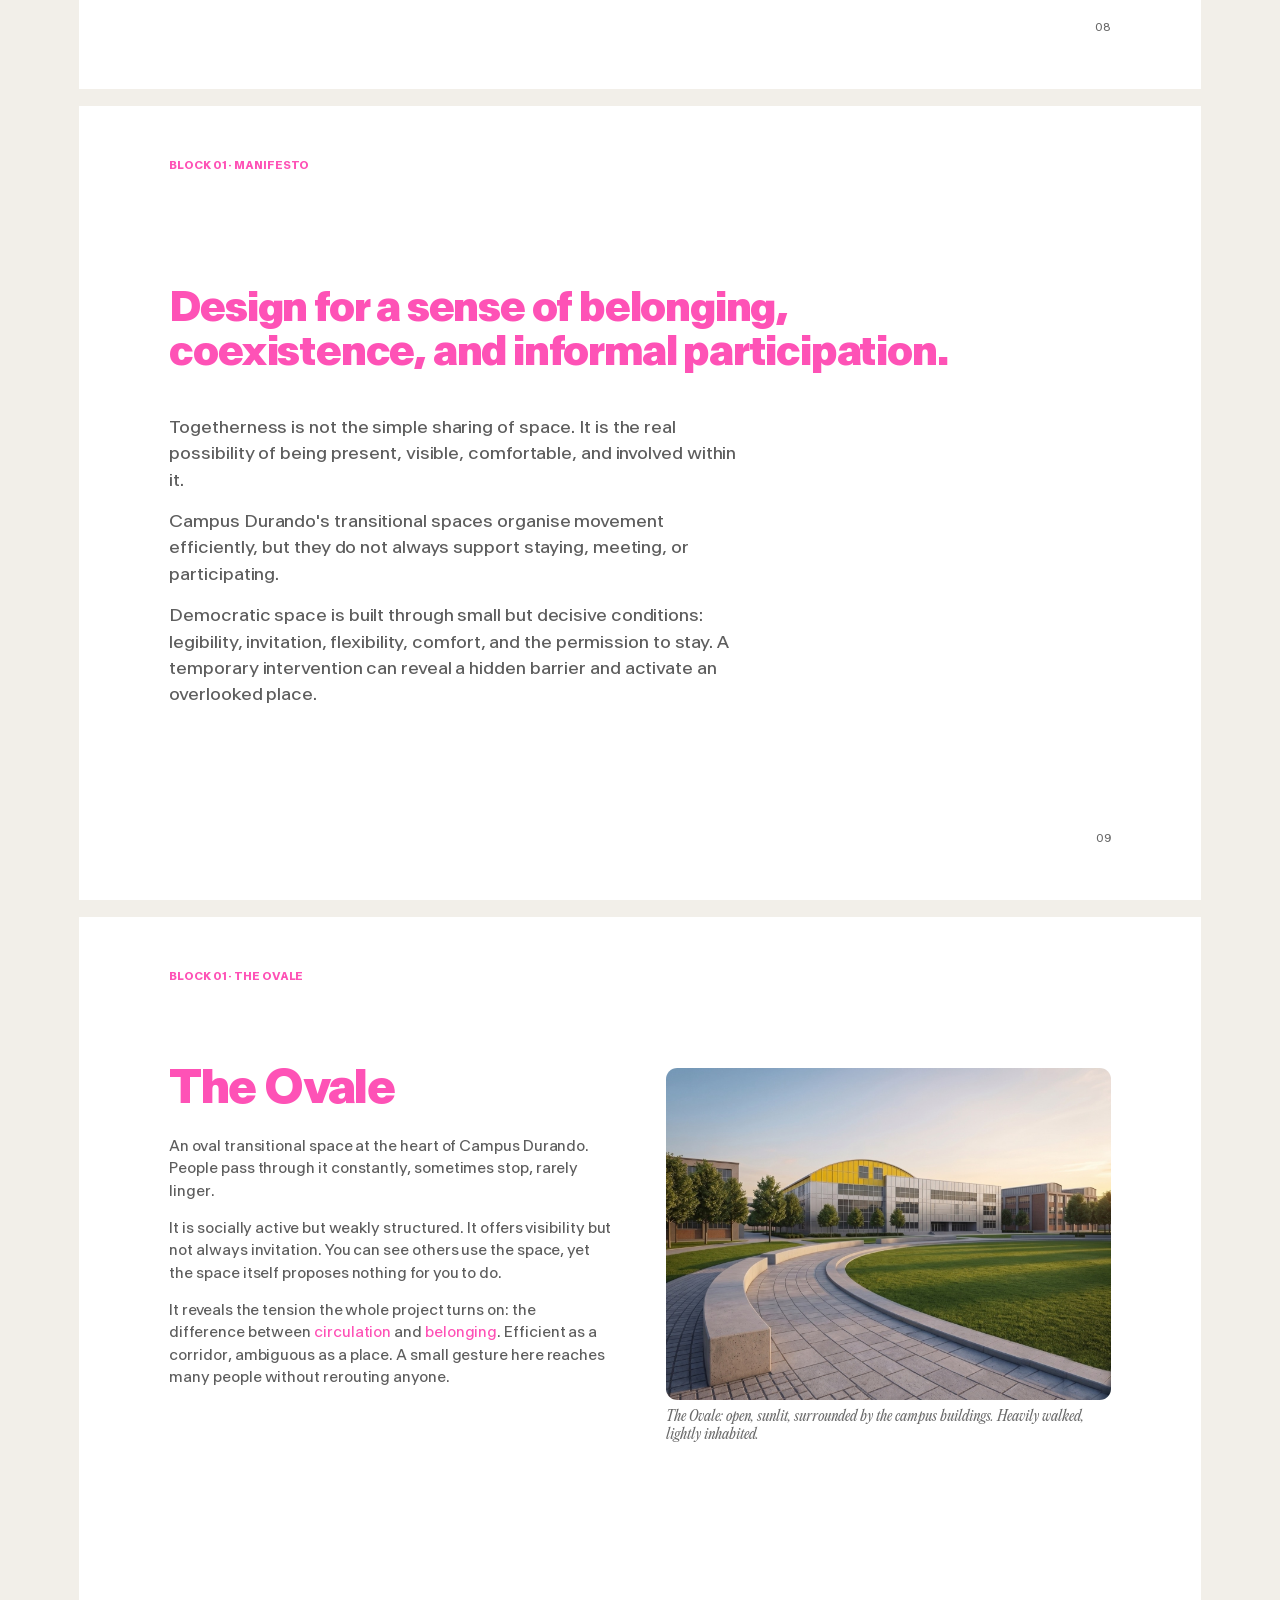
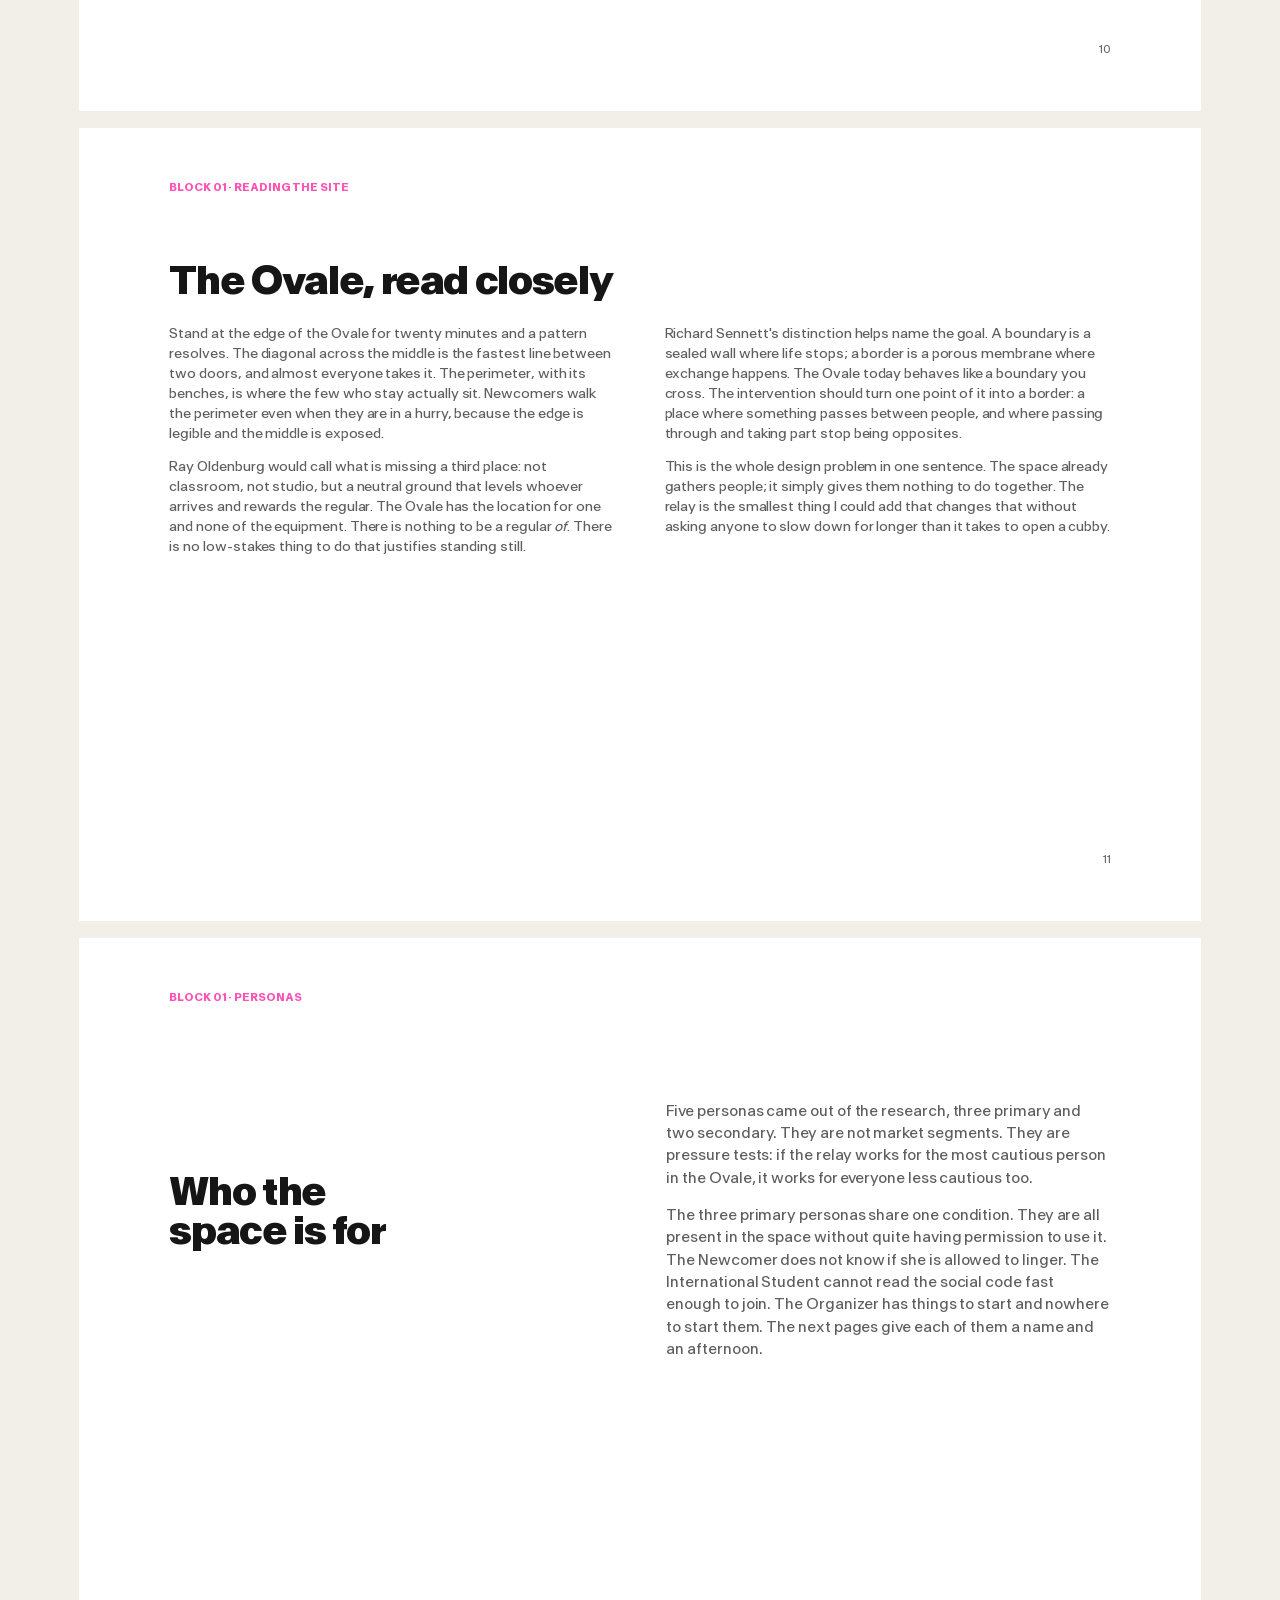
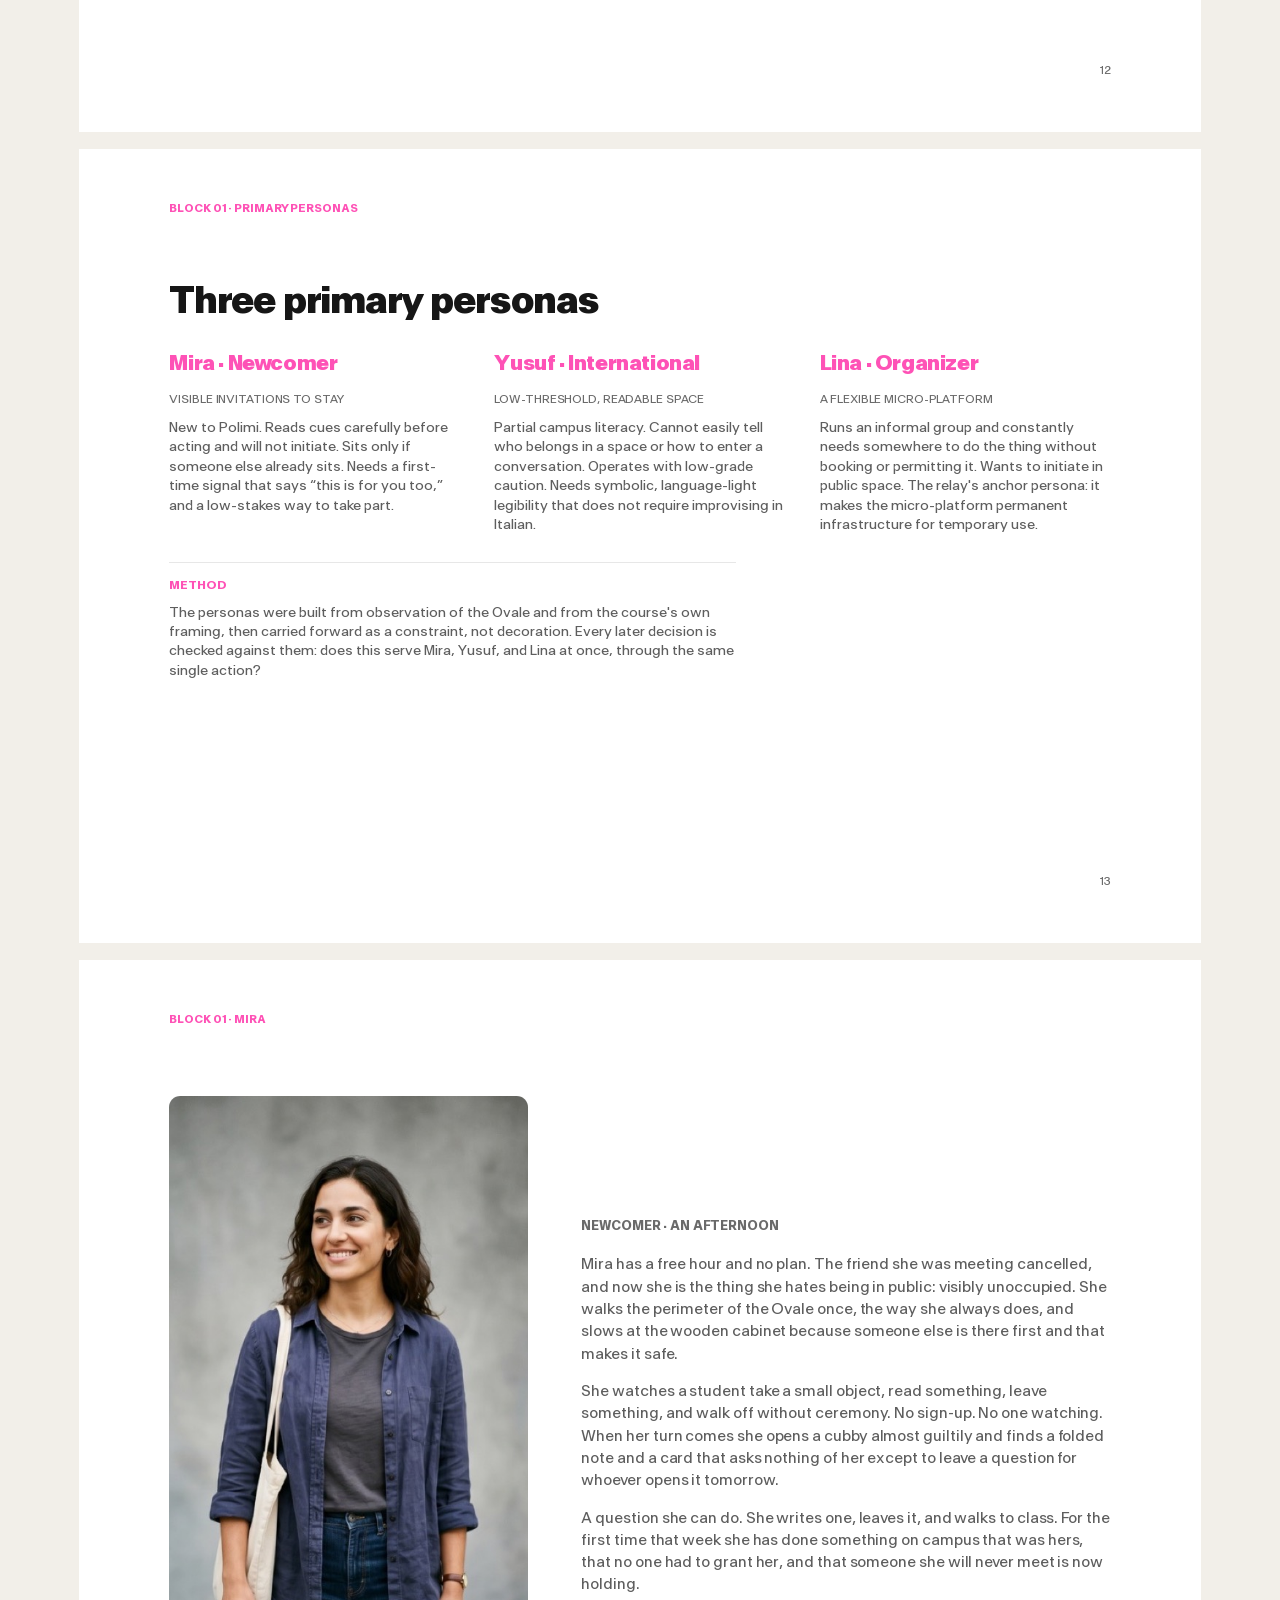
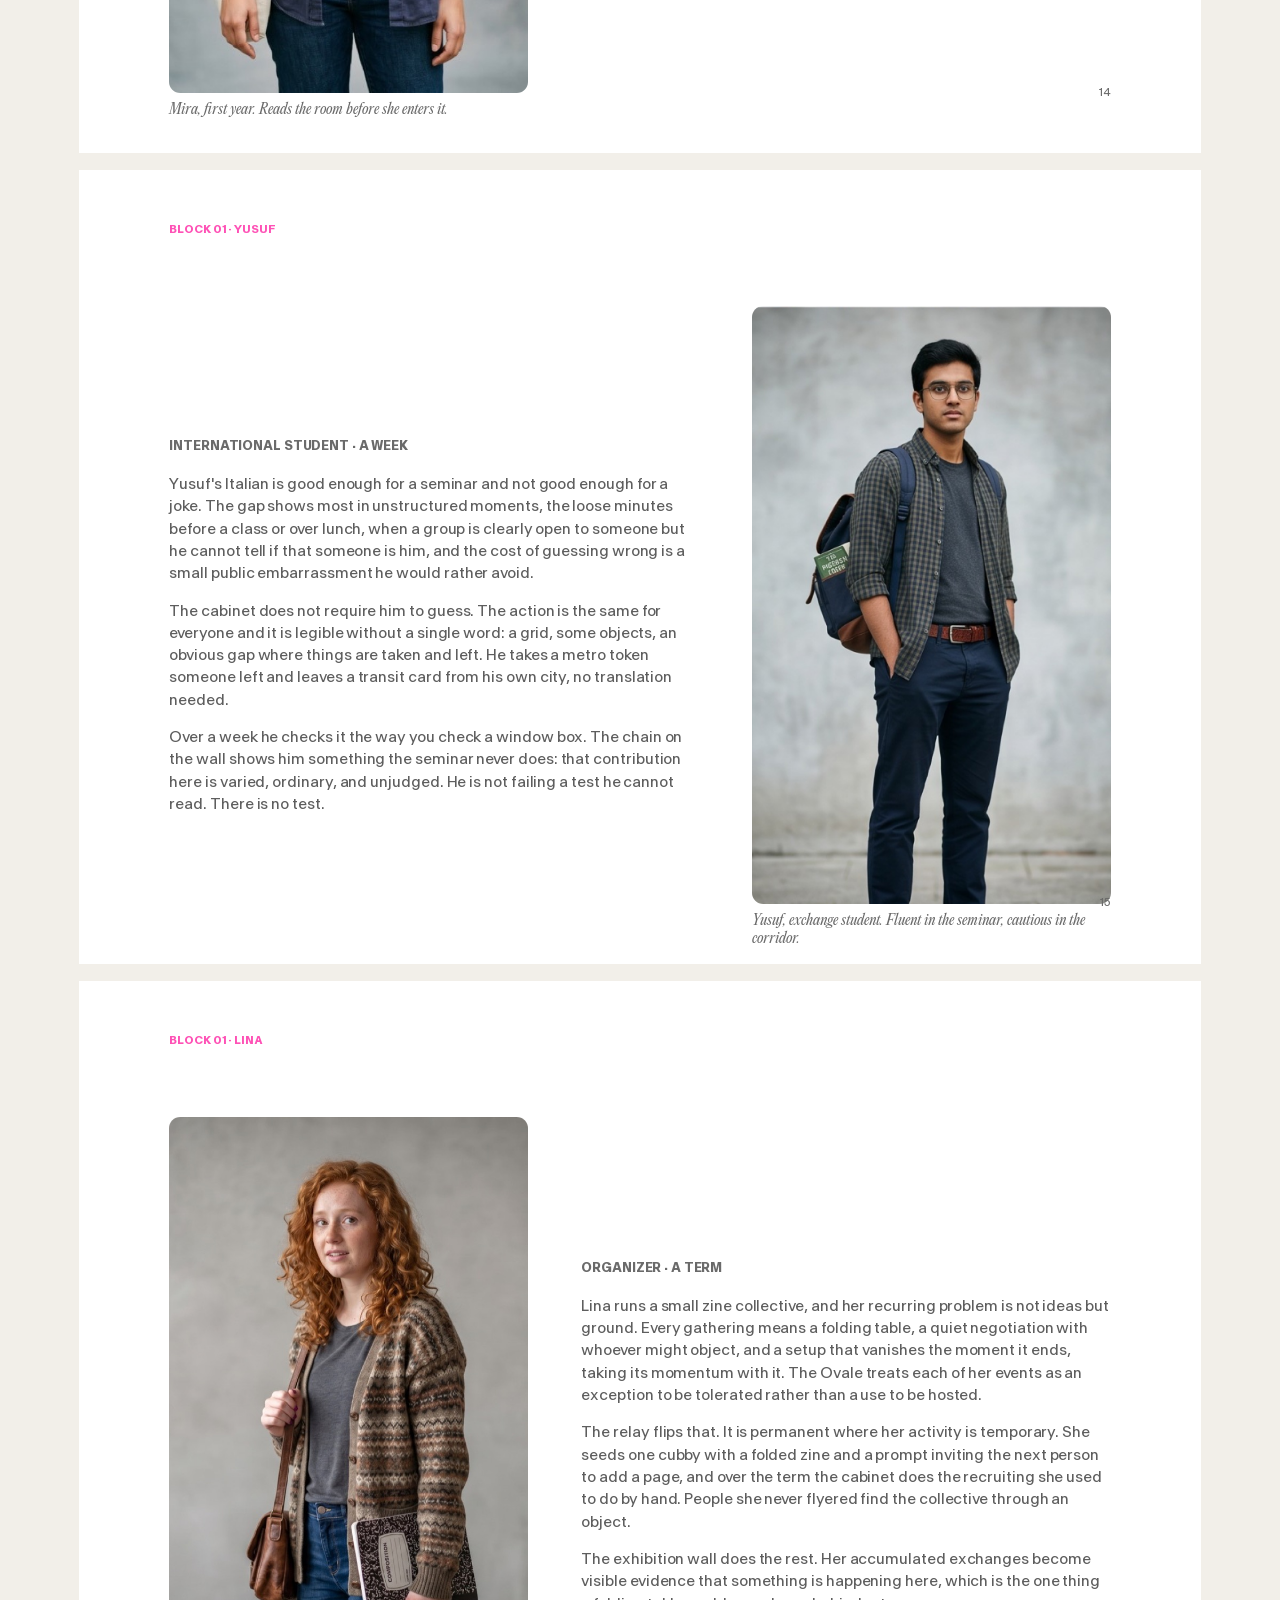
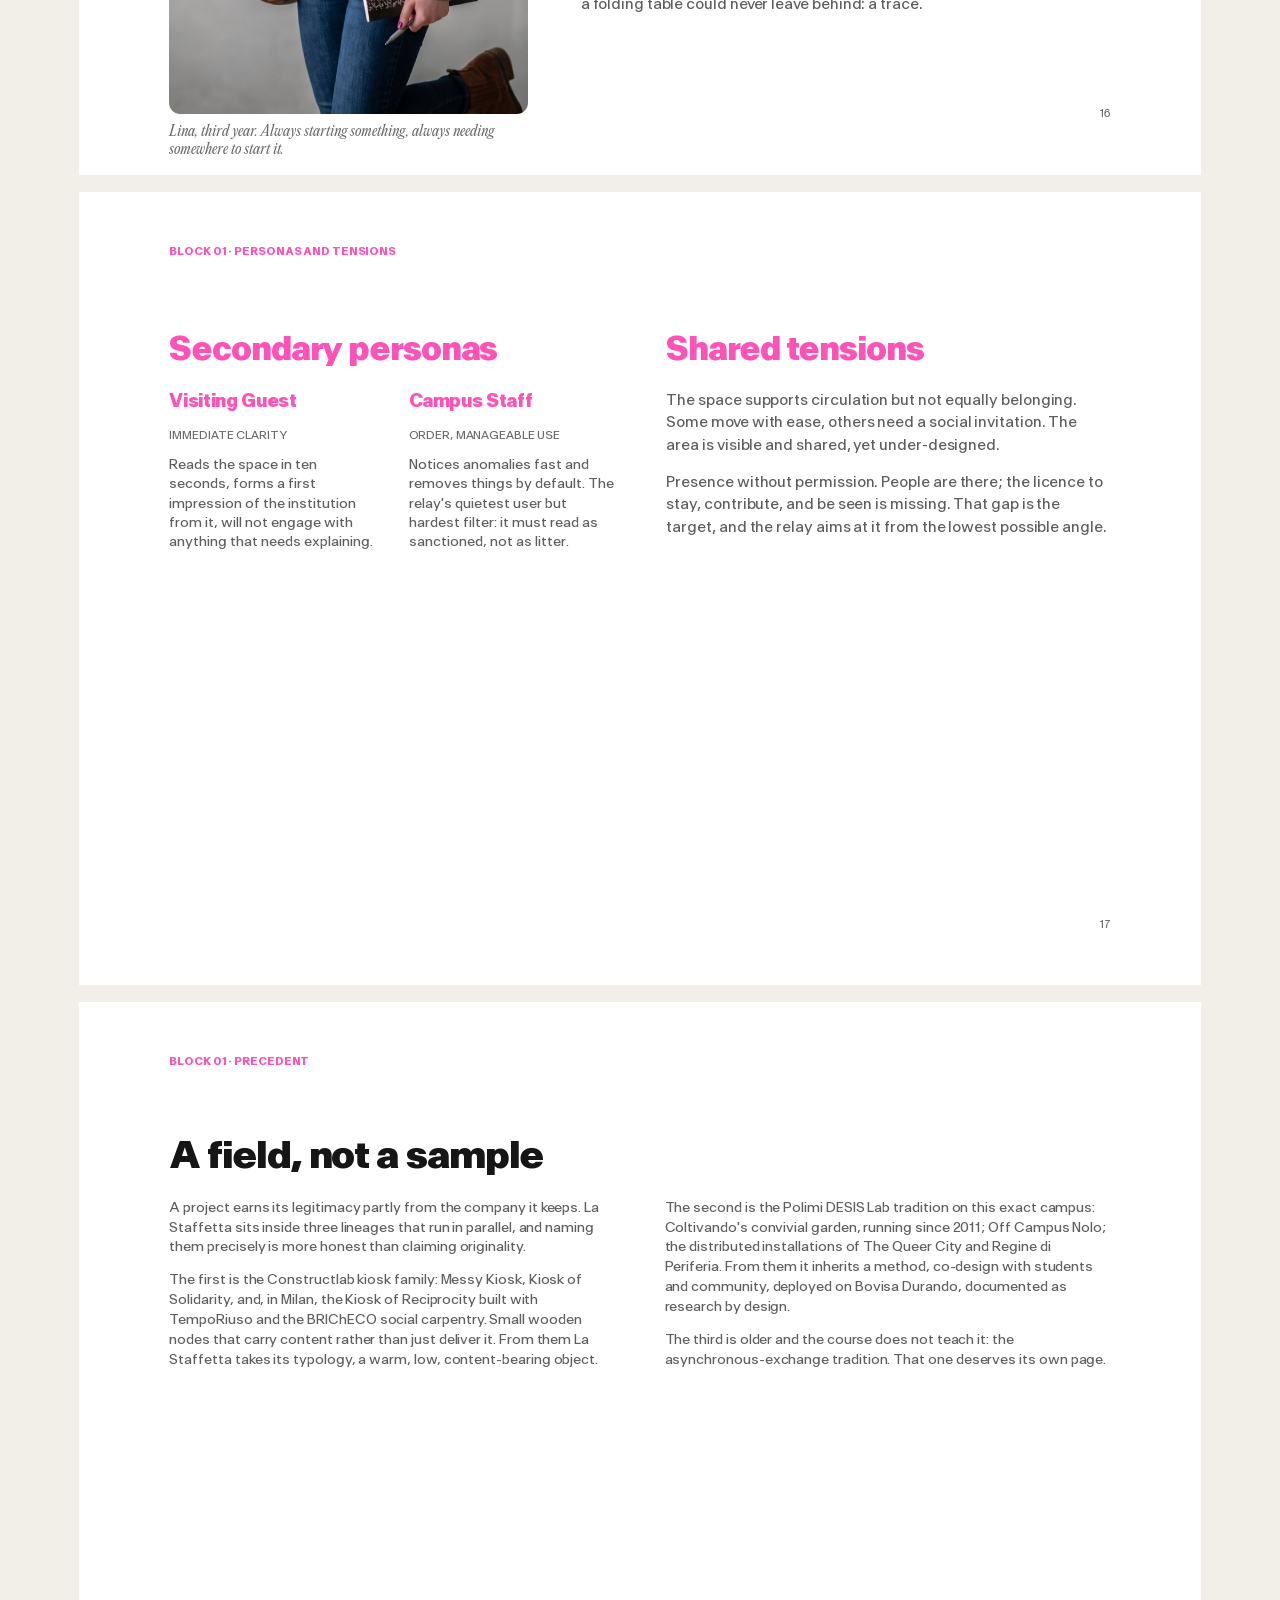
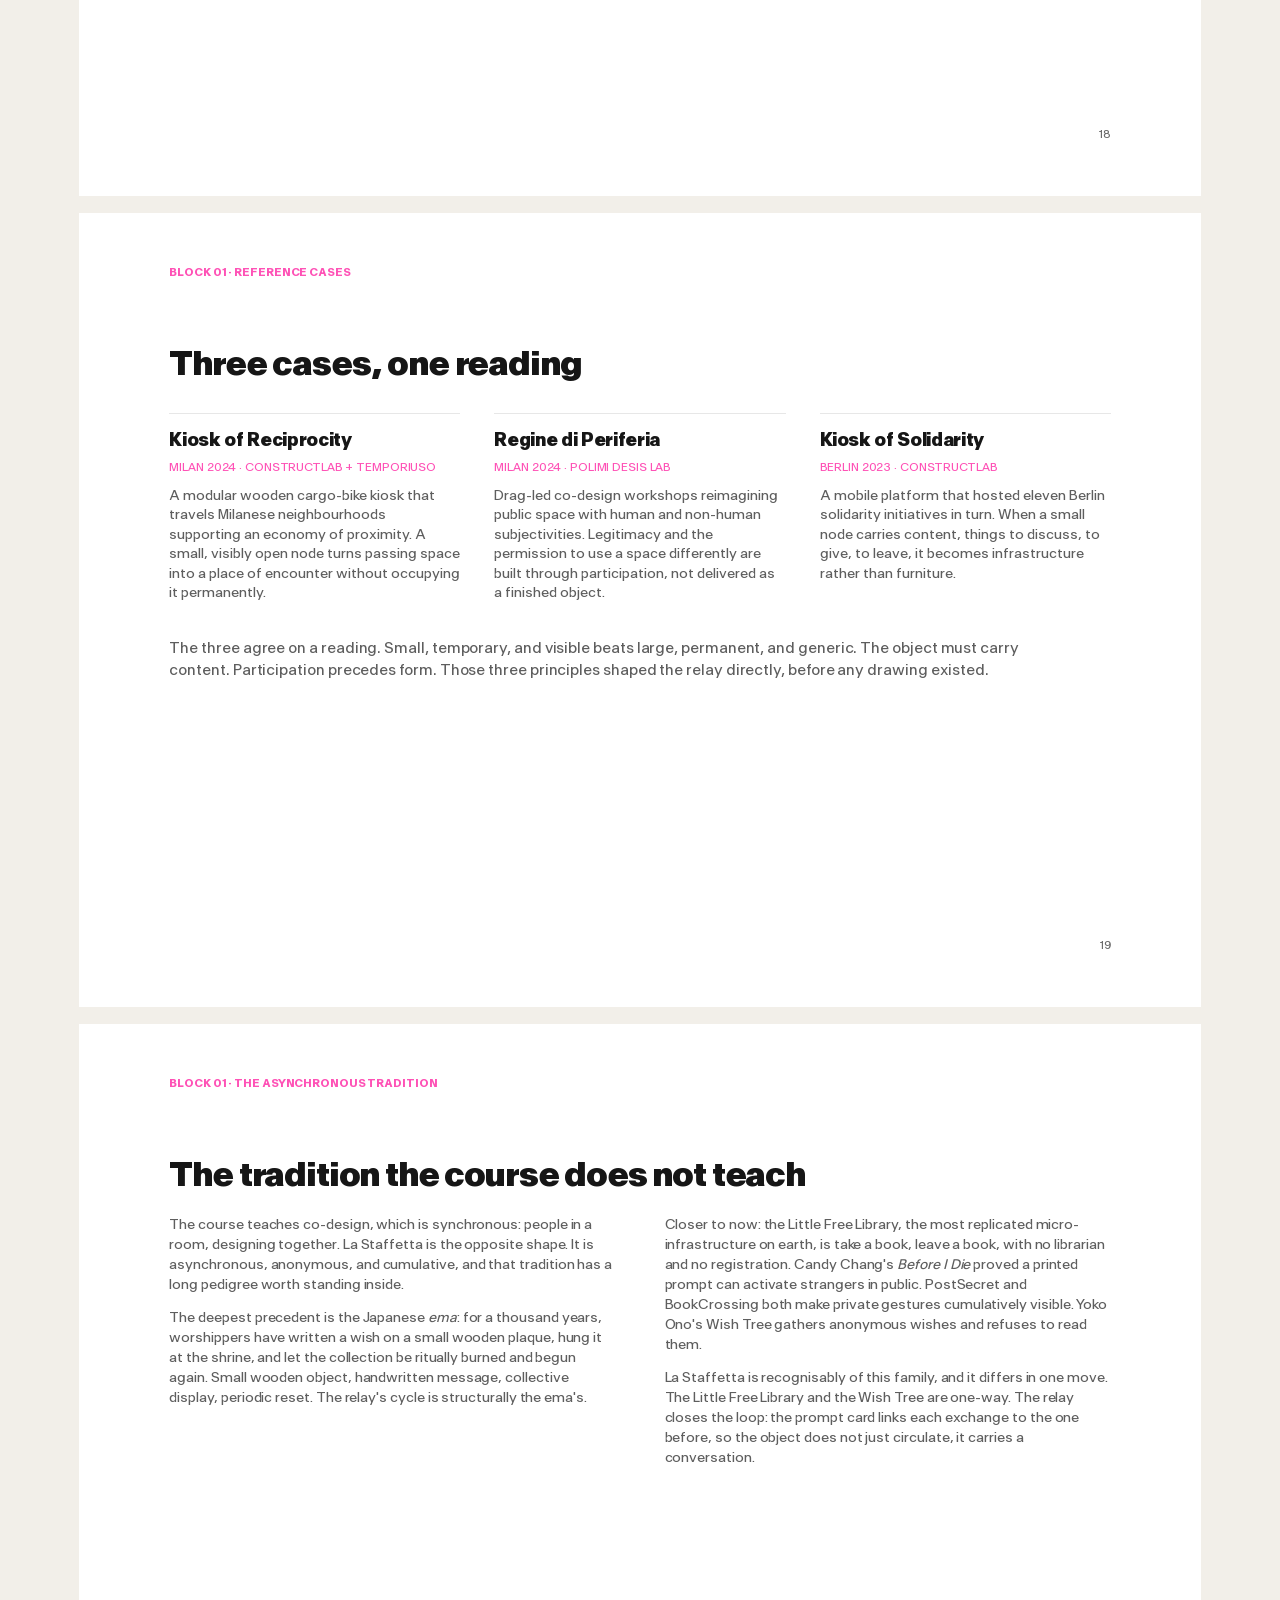
<file: booklet/index.html>
<!DOCTYPE html>
<html lang="en">
<head>
<meta charset="UTF-8" />
<meta name="viewport" content="width=device-width, initial-scale=1.0" />
<meta name="color-scheme" content="light dark" />
<script>(function(){try{var s=localStorage.getItem('ls-theme');var d=s?s==='dark':matchMedia('(prefers-color-scheme:dark)').matches;document.documentElement.setAttribute('data-theme',d?'dark':'light');}catch(e){}})();</script>
<title>La Staffetta · The Relay · Booklet</title>
<style>
  /* ============================================================
     La Staffetta · design system (shared with the slides)
     Canonical spec: 04_deliverables/DESIGN_SYSTEM.md
     A4 landscape, print -> PDF via weasyprint.
     - Antarctica Beta VAR (sans) for everything structural.
     - Editorial New (serif italic) for small accents only: captions,
       card translations, pull-quote ties, sub-labels, the bibliography.
       Never body, never headings.
     - Magenta #FE52B6 is the single accent, earned not decorative:
       headings are ink by default; magenta heads are occasional.
     - Body copy is softened ink (--body), never near-black.
     - Letter-spacing always negative. No em dashes. No drop caps.
     Fonts are embedded so the PDF renders identically anywhere.
     ============================================================ */
  @page { size: 297mm 210mm; margin: 0; }
  * { margin:0; padding:0; box-sizing:border-box; }
  /* Self-hosted brand fonts, embedded so the PDF/print renders identically anywhere. */
  @font-face{font-family:"Antarctica Beta VAR";src:url("fonts/AntarcticaBetaVAR-Regular.ttf") format("truetype");font-weight:100 900;font-style:normal;font-display:swap;}
  @font-face{font-family:"Editorial New";src:url("fonts/EditorialNew-Regular.ttf") format("truetype");font-weight:300 550;font-style:normal;font-display:swap;}
  @font-face{font-family:"Editorial New";src:url("fonts/EditorialNew-Italic.ttf") format("truetype");font-weight:300 550;font-style:italic;font-display:swap;}
  @font-face{font-family:"Editorial New";src:url("fonts/EditorialNew-Bold.ttf") format("truetype");font-weight:600 800;font-style:normal;font-display:swap;}
  @font-face{font-family:"Editorial New Medium";src:url("fonts/EditorialNew-Regular.ttf") format("truetype");font-weight:300 600;font-style:normal;font-display:swap;}
  :root{
    --magenta:#FE52B6; --magenta-tint:#FFE4F3; --magenta-deep:#d62f93;
    --ink:#161616; --body:#5e5e5e; --grey:#6a6a6a; --line:#e7e7e7; --cream:#f7f1e8;
    --display:"Antarctica Beta VAR","Arial Narrow",sans-serif;
    --serif:"Editorial New",Georgia,serif;
    --sans:"Antarctica Beta VAR","Helvetica Neue",Arial,sans-serif;
  }
  html{ -webkit-print-color-adjust:exact; print-color-adjust:exact; }
  body{ font-family:var(--sans); color:var(--ink); counter-reset:pno; }
  .page{ width:297mm; height:210mm; page-break-after:always; position:relative; overflow:hidden; background:#fff; padding:22mm 24mm; counter-increment:pno; }
  .page:last-child{ page-break-after:auto; }

  .display{ font-family:var(--display); font-weight:800; font-variation-settings:"wght" 800; letter-spacing:-0.04em; line-height:0.98; }
  .mag{ color:var(--magenta); }
  .eyebrow{ font-family:var(--sans); font-weight:700; font-variation-settings:"wght" 700; font-size:9pt; letter-spacing:-0.01em; text-transform:uppercase; color:var(--magenta); white-space:nowrap; }
  .eyebrow.ink{ color:var(--ink); }
  .pageno{ position:absolute; bottom:14mm; right:24mm; font-family:var(--sans); font-size:8pt; color:var(--grey); letter-spacing:-0.01em; }
  .pageno::before{ content: counter(pno, decimal-leading-zero); }
  .running{ position:absolute; top:14mm; left:24mm; font-family:var(--sans); font-weight:700; font-variation-settings:"wght" 700; font-size:8pt; letter-spacing:-0.01em; text-transform:uppercase; color:var(--magenta); white-space:nowrap; }

  h2.sec{ font-family:var(--display); font-weight:800; font-variation-settings:"wght" 800; letter-spacing:-0.035em; color:var(--magenta); font-size:34pt; line-height:1.0; margin-bottom:6mm; }
  h2.sec.ink{ color:var(--ink); }
  p.body{ font-family:var(--sans); color:var(--body); font-size:11pt; line-height:1.52; max-width:150mm; letter-spacing:-0.005em; }
  p.body + p.body{ margin-top:4mm; }
  .lede{ font-family:var(--sans); color:var(--body); font-size:14pt; line-height:1.46; letter-spacing:-0.01em; }
  .kicker{ font-family:var(--sans); font-weight:700; font-variation-settings:"wght" 700; font-size:9pt; letter-spacing:-0.01em; text-transform:uppercase; color:var(--grey); margin-bottom:5mm; white-space:nowrap; }

  /* multi-column reading flow (the magazine feel that sets the booklet apart from slides) */
  .flow2{ column-count:2; column-gap:13mm; margin-top:6mm; }
  .flow3{ column-count:3; column-gap:10mm; margin-top:6mm; }
  .flow2 p, .flow3 p{ font-family:var(--sans); color:var(--body); font-size:10pt; line-height:1.5; letter-spacing:-0.005em; margin-bottom:3.4mm; break-inside:avoid-column; }
  .flow2 p.first, .flow3 p.first{ margin-top:0; }
  /* paragraphs that balance into the top of a column must not carry a top margin,
     or the columns start at different heights (the page-08 misalignment). */
  .flow2 p.body + p.body, .flow3 p.body + p.body{ margin-top:0; }
  .mark{ color:var(--magenta); font-weight:600; font-variation-settings:"wght" 600; }

  /* pull statement */
  .pull{ font-family:var(--display); font-weight:800; font-variation-settings:"wght" 800; letter-spacing:-0.03em; color:var(--magenta); font-size:30pt; line-height:1.08; }
  .pull.serif{ font-family:var(--sans); font-weight:500; font-variation-settings:"wght" 500; color:var(--ink); letter-spacing:-0.02em; }

  /* cover */
  .cover{ display:flex; flex-direction:column; justify-content:center; padding:30mm 26mm; }
  .cover .ttl{ font-size:74pt; }
  .cover .sub{ font-family:var(--display); font-weight:500; font-variation-settings:"wght" 500; font-size:20pt; letter-spacing:-0.02em; margin-top:5mm; }
  .cover .claim{ font-family:var(--sans); font-weight:500; font-variation-settings:"wght" 500; font-size:21pt; line-height:1.32; letter-spacing:-0.02em; margin-top:13mm; max-width:200mm; }
  .kw{ display:flex; flex-wrap:wrap; gap:2.5mm; margin-top:14mm; }
  .kw span{ height:6.4mm; line-height:6.4mm; padding:0 5mm; white-space:nowrap; font-family:var(--sans); font-weight:600; font-variation-settings:"wght" 600; font-size:8.5pt; color:#fff; background:var(--magenta); border-radius:3mm; letter-spacing:-0.01em; }

  /* full-bleed magenta divider */
  .divider{ background:var(--magenta); display:flex; flex-direction:column; justify-content:center; padding:30mm 26mm; }
  .divider .num{ font-family:var(--sans); font-weight:700; font-variation-settings:"wght" 700; font-size:12pt; letter-spacing:-0.01em; color:rgba(255,255,255,0.8); }
  .divider .ttl{ font-family:var(--display); font-weight:800; font-variation-settings:"wght" 800; letter-spacing:-0.04em; color:#fff; font-size:80pt; line-height:0.96; margin-top:6mm; }
  .divider .sub{ font-family:var(--display); font-weight:500; font-variation-settings:"wght" 500; font-size:18pt; color:#fff; letter-spacing:-0.02em; margin-top:5mm; }
  .divider .abs{ font-family:var(--sans); color:#fff; font-size:12pt; line-height:1.52; max-width:170mm; margin-top:14mm; opacity:0.96; }
  .divider .ix{ margin-top:12mm; display:flex; gap:7mm; flex-wrap:wrap; }
  .divider .ix span{ font-family:var(--sans); font-size:9pt; letter-spacing:-0.01em; color:rgba(255,255,255,0.85); text-transform:uppercase; white-space:nowrap; }

  /* full-bleed visual page (embed figma exports / renders) */
  .visual{ padding:0; }
  .visual img{ width:100%; height:100%; object-fit:contain; background:#fff; }
  .visual.cover-img img{ object-fit:cover; }
  .vcap{ position:absolute; left:24mm; bottom:13mm; font-family:var(--serif); font-style:italic; font-size:10pt; color:var(--grey); background:rgba(255,255,255,0.9); padding:1.5mm 3.5mm; border-radius:1.5mm; }

  /* moodboard: native flex layout of high-res photos (weasyprint-reliable; replaces baked low-res screenshots) */
  .mbrow{ display:flex; flex-wrap:wrap; gap:5mm; margin-top:8mm; }
  .mbcell{ border-radius:2mm; overflow:hidden; background:var(--magenta-tint); }
  .mbcell img{ width:100%; height:100%; object-fit:cover; display:block; }

  /* image + text split */
  .split{ display:flex; gap:14mm; align-items:flex-start; }
  .split.center{ align-items:center; }
  .split .col{ flex:1; min-width:0; }
  .split .col.narrow{ flex:0 0 95mm; }
  .imgframe{ width:100%; border-radius:3mm; overflow:hidden; }
  .imgframe img{ width:100%; display:block; }
  .portrait{ width:100%; height:158mm; border-radius:3mm; overflow:hidden; }
  .portrait img{ width:100%; height:100%; object-fit:cover; }
  .cap{ font-family:var(--serif); font-style:italic; font-size:10pt; line-height:1.35; color:var(--grey); margin-top:2.5mm; }

  /* persona / case grids */
  .grid3{ display:grid; grid-template-columns:1fr 1fr 1fr; gap:9mm; margin-top:8mm; }
  .grid2{ display:grid; grid-template-columns:1fr 1fr; gap:9mm; margin-top:8mm; }
  .pcell .pname{ font-family:var(--display); font-weight:800; font-variation-settings:"wght" 800; font-size:15pt; letter-spacing:-0.02em; color:var(--ink); }
  .pcell .pneed{ font-family:var(--sans); font-size:8.5pt; letter-spacing:-0.01em; text-transform:uppercase; color:var(--magenta); margin:1.5mm 0 3mm; }
  .pcell .pbody{ font-family:var(--sans); font-size:10pt; line-height:1.46; color:var(--body); }
  .pcell{ border-top:1px solid var(--line); padding-top:4mm; }
  /* persona cards: pink name, no rule above, more air before the need-label */
  .personas .pcell{ border-top:none; padding-top:0; }
  .personas .pname{ color:var(--magenta); }
  .personas .pneed{ margin-top:3.5mm; color:var(--grey); }

  /* big statement */
  .statement{ display:flex; align-items:center; }
  .statement .big{ font-family:var(--display); font-weight:800; font-variation-settings:"wght" 800; letter-spacing:-0.04em; color:var(--magenta); font-size:48pt; line-height:1.05; max-width:235mm; }

  /* quotes */
  .quotes{ margin-top:6mm; }
  .quote{ border-top:1px solid var(--line); padding:6mm 0; }
  .quote .q{ font-family:var(--sans); font-weight:500; font-variation-settings:"wght" 500; font-size:14pt; line-height:1.42; letter-spacing:-0.015em; color:var(--ink); max-width:235mm; }
  .quote .a{ font-family:var(--sans); font-size:9pt; color:var(--magenta); margin-top:3mm; letter-spacing:-0.01em; font-weight:600; font-variation-settings:"wght" 600; }
  .quote .tie{ font-family:var(--serif); font-style:italic; font-size:10.5pt; color:var(--grey); margin-top:2mm; max-width:235mm; }

  /* design-note callout */
  .note{ border-top:1px solid var(--line); padding-top:4mm; margin-top:7mm; max-width:150mm; }
  .note .nh{ font-family:var(--sans); font-weight:700; font-variation-settings:"wght" 700; font-size:8.5pt; letter-spacing:-0.01em; text-transform:uppercase; color:var(--magenta); margin-bottom:2.5mm; }
  .note p{ font-family:var(--sans); color:var(--body); font-size:10pt; line-height:1.46; }

  /* prompt-card list (line-divided, no repeated boxes) */
  .cardline{ margin-top:5mm; }
  .cardrow{ display:grid; grid-template-columns:12mm 1fr 58mm; gap:7mm; border-top:1px solid var(--line); padding:2.3mm 0; break-inside:avoid; align-items:baseline; }
  .cardrow .cn{ font-family:var(--display); font-weight:800; font-variation-settings:"wght" 800; font-size:17pt; color:var(--magenta); letter-spacing:-0.02em; }
  .cardrow .ce{ font-family:var(--sans); color:var(--ink); font-size:9.5pt; line-height:1.34; letter-spacing:-0.005em; }
  .cardrow .ci{ font-family:var(--serif); font-style:italic; font-size:8.5pt; line-height:1.26; color:var(--grey); }

  /* single hero prompt card object */
  .specimen{ width:104mm; border:2px solid var(--magenta); border-radius:4mm; padding:10mm 9mm; background:#fff; }
  .specimen .sl{ font-family:var(--sans); font-weight:700; font-variation-settings:"wght" 700; font-size:8pt; letter-spacing:-0.01em; text-transform:uppercase; color:var(--magenta); }
  .specimen .se{ font-family:var(--sans); font-weight:500; font-variation-settings:"wght" 500; font-size:13pt; line-height:1.36; letter-spacing:-0.01em; margin-top:5mm; }
  .specimen .si{ font-family:var(--serif); font-style:italic; font-size:11pt; line-height:1.32; color:var(--grey); margin-top:4mm; }
  .specimen .snum{ font-family:var(--sans); font-size:8pt; color:var(--grey); margin-top:7mm; letter-spacing:-0.01em; }

  /* contents */
  .toc{ margin-top:5mm; column-count:2; column-gap:16mm; }
  .toc .row{ display:flex; align-items:baseline; border-bottom:1px solid var(--line); padding:1.4mm 0; break-inside:avoid; gap:4mm; }
  .toc .t{ flex:1 1 auto; font-family:var(--sans); font-size:9.5pt; letter-spacing:-0.01em; }
  .toc .n{ flex:0 0 auto; font-family:var(--sans); font-size:9.5pt; color:var(--magenta); font-weight:700; font-variation-settings:"wght" 700; }
  .toc .blk{ font-family:var(--sans); font-weight:700; font-variation-settings:"wght" 700; font-size:8.5pt; letter-spacing:-0.01em; text-transform:uppercase; color:var(--magenta); margin:3.5mm 0 1mm; break-inside:avoid; }
  .toc .blk.first{ margin-top:0; }

  /* references */
  .refs{ column-count:2; column-gap:16mm; margin-top:6mm; }
  .refs p{ font-family:var(--serif); font-size:9pt; line-height:1.4; margin-bottom:2.5mm; break-inside:avoid; color:var(--ink); }
  .credits{ font-family:var(--sans); font-size:9pt; color:var(--grey); line-height:1.6; }

  .lblrow{ display:flex; gap:5mm; flex-wrap:wrap; margin-top:7mm; }
  .lblrow .l{ font-family:var(--sans); font-weight:600; font-variation-settings:"wght" 600; font-size:9pt; letter-spacing:-0.01em; color:var(--magenta); border:1px solid var(--magenta); border-radius:20pt; padding:1.6mm 4mm; }

  /* screen only: center the spreads on a light backdrop with small gaps (print/PDF layout unaffected) */
  @media screen{
    html{ background:#f2efe9; }
    body{ background:#f2efe9; padding:5.5mm 0; }
    .page{ margin:0 auto 4.5mm; }
    .page:last-child{ margin-bottom:0; }
    /* dark reading mode: the chrome goes dark, the spreads stay as light paper (like a PDF reader) */
    html[data-theme="dark"], html[data-theme="dark"] body{ background:#15161a; }
  }
  /* floating light/dark toggle (screen only; never printed) */
  .bktoggle{ position:fixed; top:14px; right:16px; z-index:1000; width:40px; height:40px; display:flex; align-items:center; justify-content:center; padding:0;
    border:1px solid #dcd6ca; border-radius:999px; background:rgba(255,255,255,0.9); color:#161616; cursor:pointer; -webkit-backdrop-filter:blur(6px); backdrop-filter:blur(6px); box-shadow:0 2px 12px rgba(0,0,0,0.10); }
  html[data-theme="dark"] .bktoggle{ background:rgba(30,31,36,0.92); border-color:#34353c; color:#f0ede8; }
  .bktoggle .ic{ width:18px; height:18px; display:block; }
  .bktoggle .ic-sun{ display:none; }
  html[data-theme="dark"] .bktoggle .ic-sun{ display:block; }
  html[data-theme="dark"] .bktoggle .ic-moon{ display:none; }
  .bktoggle:focus-visible{ outline:2px solid var(--magenta); outline-offset:2px; }
  @media print{ .bktoggle{ display:none !important; } }
</style>
</head>
<body>
<button class="bktoggle" type="button" aria-pressed="false" aria-label="Switch to dark theme" title="Light / dark">
  <svg class="ic ic-moon" viewBox="0 0 24 24" fill="none" stroke="currentColor" stroke-width="2" stroke-linecap="round" stroke-linejoin="round" aria-hidden="true"><path d="M21 12.79A9 9 0 1 1 11.21 3 7 7 0 0 0 21 12.79z"/></svg>
  <svg class="ic ic-sun" viewBox="0 0 24 24" fill="none" stroke="currentColor" stroke-width="2" stroke-linecap="round" stroke-linejoin="round" aria-hidden="true"><circle cx="12" cy="12" r="4.2"/><path d="M12 2.2v2.3M12 19.5v2.3M4.3 4.3l1.6 1.6M18.1 18.1l1.6 1.6M2.2 12h2.3M19.5 12h2.3M4.3 19.7l1.6-1.6M18.1 5.9l1.6-1.6"/></svg>
</button>

<!-- ============ FRONT MATTER ============ -->

<!-- 1 · COVER -->
<section class="page cover">
  <div class="eyebrow">TIUS 2026 · Politecnico di Milano · School of Design</div>
  <div class="display ttl">La Staffetta <span class="mag">·</span><br>The Relay</div>
  <div class="sub">A chain of micro-exchanges in the Ovale.</div>
  <div class="claim">Belonging is not about being invited to stay.<br><span class="mag">It is about having a reason to return.</span></div>
  <div class="kw"><span>reciprocity</span><span>exchange</span><span>ritual</span><span>encounter</span><span>collective memory</span></div>
</section>

<!-- 2 · COLOPHON -->
<section class="page">
  <div class="running">Colophon</div>
  <div style="margin-top:30mm; max-width:182mm;">
    <p class="lede">A booklet on a small wooden cabinet that turns strangers into temporary neighbours, set in the Ovale at Campus Durando.</p>
    <div style="margin-top:14mm; display:grid; grid-template-columns:46mm 1fr; gap:4.5mm 8mm; font-family:var(--sans); color:var(--body); font-size:10pt; line-height:1.5;">
      <div style="color:var(--magenta); font-weight:700; font-variation-settings:'wght' 700;">Course</div><div>Temporary and Inclusive Urban Solutions (TIUS), elective, School of Design.</div>
      <div style="color:var(--magenta); font-weight:700; font-variation-settings:'wght' 700;">Sub-theme</div><div>Democracy, Togetherness and Civicness.</div>
      <div style="color:var(--magenta); font-weight:700; font-variation-settings:'wght' 700;">Author</div><div>Efe Eren Can Bakır.</div>
      <div style="color:var(--magenta); font-weight:700; font-variation-settings:'wght' 700;">Course team</div><div>Ambra Borin, Elena Giunta, Marco Biferale.</div>
      <div style="color:var(--magenta); font-weight:700; font-variation-settings:'wght' 700;">Lab</div><div>Polimi DESIS Lab.</div>
      <div style="color:var(--magenta); font-weight:700; font-variation-settings:'wght' 700;">Site</div><div>Campus Durando, Bovisa, Milano. The Ovale.</div>
      <div style="color:var(--magenta); font-weight:700; font-variation-settings:'wght' 700;">Deliverables</div><div>This booklet, a synthetic slide deck, and a final design proposal with an interactive digital twin.</div>
    </div>
  </div>
  <div class="pageno"></div>
</section>

<!-- 3 · CONTENTS -->
<section class="page">
  <div class="running">Contents</div>
  <h2 class="sec" style="margin-top:8mm; font-size:30pt;">Contents</h2>
  <div class="toc">
    <div class="blk first">Front</div>
    <div class="row"><span class="t">How to read this booklet</span><span class="n">04</span></div>
    <div class="row"><span class="t">A scene in the Ovale</span><span class="n">05</span></div>
    <div class="blk">Block 01 · Research</div>
    <div class="row"><span class="t">The brief, in my words</span><span class="n">08</span></div>
    <div class="row"><span class="t">Manifesto</span><span class="n">09</span></div>
    <div class="row"><span class="t">The Ovale, read closely</span><span class="n">11</span></div>
    <div class="row"><span class="t">Mira, Yusuf, Lina</span><span class="n">14</span></div>
    <div class="row"><span class="t">A field, not a sample</span><span class="n">18</span></div>
    <div class="row"><span class="t">The asynchronous tradition</span><span class="n">20</span></div>
    <div class="row"><span class="t">Lineage: BO LEGGE</span><span class="n">21</span></div>
    <div class="blk">Block 02 · Concept</div>
    <div class="row"><span class="t">Three doors</span><span class="n">24</span></div>
    <div class="row"><span class="t">La Staffetta</span><span class="n">29</span></div>
    <div class="row"><span class="t">Designing the cabinet</span><span class="n">34</span></div>
    <div class="row"><span class="t">The prompt card</span><span class="n">39</span></div>
    <div class="blk">Block 03 · Development</div>
    <div class="row"><span class="t">The relay as a system</span><span class="n">43</span></div>
    <div class="row"><span class="t">The journey, the chain</span><span class="n">48</span></div>
    <div class="row"><span class="t">A plan in three modes</span><span class="n">51</span></div>
    <div class="row"><span class="t">The digital twin, the 3D</span><span class="n">52</span></div>
    <div class="row"><span class="t">It could be built</span><span class="n">54</span></div>
    <div class="blk">Closing</div>
    <div class="row"><span class="t">Three texts, one position</span><span class="n">56</span></div>
    <div class="row"><span class="t">What the relay taught me</span><span class="n">58</span></div>
    <div class="row"><span class="t">References, credits</span><span class="n">60</span></div>
  </div>
  <div class="pageno"></div>
</section>

<!-- 4 · HOW TO READ THIS BOOKLET -->
<section class="page">
  <div class="running">How to read this</div>
  <div class="split" style="margin-top:20mm;">
    <div class="col">
      <h2 class="sec" style="font-size:30pt;">How to read<br>this booklet</h2>
    </div>
    <div class="col">
      <p class="body" style="margin-top:3mm;">There are three deliverables in this project, and they are not the same document at three lengths. The slide deck is the argument, made quickly, out loud. The final project is the artefact, made to be touched. This booklet is the long form: the place where the project is allowed to think.</p>
      <p class="body">So this is not a transcript of the slides. Where the deck states a conclusion, the booklet earns it. The personas become people with afternoons. The three concepts I did not choose are given their full hearing before I close them. The cabinet is taken apart and explained. The theory is argued rather than quoted.</p>
      <p class="body">Read it as a companion to the artefact, not a manual for it. The relay is small on purpose. This booklet is the record of how much thinking a small thing can hold.</p>
    </div>
  </div>
  <div class="pageno"></div>
</section>

<!-- 5 · FOREWORD SCENE (narrative opening) -->
<section class="page">
  <div class="running">Foreword</div>
  <div class="split center" style="margin-top:16mm;">
    <div class="col">
      <div class="kicker">A scene in the Ovale</div>
      <p class="body" style="font-size:12pt; line-height:1.55;">It is late October. Mira is in her second week at Campus Durando, still learning which doors lead where, still eating lunch alone. She has walked past the wooden grid in the Ovale four or five times without stopping. Today she stops.</p>
      <p class="body" style="font-size:12pt; line-height:1.55;">She lifts a small folded paper from one of the cubbies. As it comes loose, a card slides forward into the gap, printed on cream stock with a thin magenta edge: <span class="mark">“Someone made this with attention. Leave something made with the same attention.”</span> The paper opens into a hand-drawn map of a quiet corner near building B7.</p>
      <p class="body" style="font-size:12pt; line-height:1.55;">Mira smiles. She tears a page from her notebook, sketches the route she takes home through Bovisa, and sets it in the cubby she just emptied. A week later, passing a wall beside the stations, she finds her sketch pinned in a row with three others. She did not have to introduce herself to anyone to belong here.</p>
    </div>
    <div class="col narrow">
      <div class="portrait"><img loading="lazy" src="img/scene.jpg" alt="The Ovale at Campus Durando, the Relay Cabinet on the path beside a bench" /></div>
      <div class="cap">The Ovale, late afternoon. The cabinet sits on the perimeter path, facing the sun, beside an existing bench.</div>
    </div>
  </div>
  <div class="pageno"></div>
</section>

<!-- 6 · FOREWORD PULL -->
<section class="page statement" style="justify-content:center;">
  <div>
    <div class="eyebrow">What the scene is doing</div>
    <div class="pull serif" style="margin-top:8mm; font-size:33pt; max-width:235mm;">No app opened. No stranger spoken to. No permission asked. One small object changed hands, and a transitional corridor briefly became a place that <span class="mag">remembered her</span>.</div>
  </div>
  <div class="pageno"></div>
</section>

<!-- ============ BLOCK 01 ============ -->

<!-- 7 · BLOCK 01 DIVIDER -->
<section class="page divider">
  <div class="num">BLOCK 01</div>
  <div class="ttl">Inspirational &amp;<br>Contextual<br>Research</div>
  <div class="abs">The assigned topic and how I read it. A manifesto, the chosen site read closely, the people the space is for, the field of precedent the project belongs to, and the local lineage it extends.</div>
  <div class="ix"><span>Manifesto</span><span>The Ovale</span><span>Personas</span><span>Precedent</span><span>BO LEGGE</span></div>
</section>

<!-- 8 · THE BRIEF IN MY WORDS -->
<section class="page">
  <div class="running">Block 01 · The brief</div>
  <h2 class="sec ink" style="margin-top:14mm; font-size:30pt;">The brief, in my words</h2>
  <div class="flow2" style="column-count:2;">
    <p class="body first" style="max-width:none;">TIUS asks for temporary and inclusive urban solutions, and gives the work a sub-theme: democracy, togetherness, and civicness. The course, taught inside the Polimi DESIS Lab, has a particular grain. It treats the city as something already in daily transformation, and it treats the designer not as an author who imposes a finished object but as a facilitator who makes a better interaction more likely, then steps back.</p>
    <p class="body" style="max-width:none;">Davide Fassi, whose <em>Temporary Urban Solutions</em> founds the course, calls these interventions provisional rather than ephemeral. They work here and now, on a single urban interior, and they leave a legacy without occupying. That framing decided the scale of my project before I had a concept. Whatever I made had to be small, removable, and answerable to a real community on a real campus.</p>
    <p class="body" style="max-width:none;">The remote brief sharpened it further. The course team waived the one-to-one spatial prototype and asked instead for a proposal that is graphic, communicative, visual, and interaction-driven. I read that not as a reduction but as a redirection: the work should live in journeys, maps, storyboards, renderings, and a working digital artefact, rather than in plywood. This booklet, the deck, and the interactive twin are that redirection taken seriously.</p>
    <p class="body" style="max-width:none;">So the brief, in my words: take one overlooked corner of Campus Durando and give it a reason to hold people, using the smallest honest intervention I can defend, communicated entirely through design.</p>
  </div>
  <div class="pageno"></div>
</section>

<!-- 9 · MANIFESTO -->
<section class="page">
  <div class="running">Block 01 · Manifesto</div>
  <div style="margin-top:26mm; max-width:218mm;">
    <p class="display" style="font-size:30pt; color:var(--magenta); letter-spacing:-0.03em; line-height:1.12;">Design for a sense of belonging, coexistence, and informal participation.</p>
    <p class="body" style="margin-top:10mm; font-size:13pt;">Togetherness is not the simple sharing of space. It is the real possibility of being present, visible, comfortable, and involved within it.</p>
    <p class="body" style="font-size:13pt;">Campus Durando's transitional spaces organise movement efficiently, but they do not always support staying, meeting, or participating.</p>
    <p class="body" style="font-size:13pt;">Democratic space is built through small but decisive conditions: legibility, invitation, flexibility, comfort, and the permission to stay. A temporary intervention can reveal a hidden barrier and activate an overlooked place.</p>
  </div>
  <div class="pageno"></div>
</section>

<!-- 10 · THE OVALE -->
<section class="page">
  <div class="running">Block 01 · The Ovale</div>
  <div class="split" style="margin-top:18mm;">
    <div class="col">
      <h2 class="sec">The Ovale</h2>
      <p class="body">An oval transitional space at the heart of Campus Durando. People pass through it constantly, sometimes stop, rarely linger.</p>
      <p class="body">It is socially active but weakly structured. It offers visibility but not always invitation. You can see others use the space, yet the space itself proposes nothing for you to do.</p>
      <p class="body">It reveals the tension the whole project turns on: the difference between <span class="mag">circulation</span> and <span class="mag">belonging</span>. Efficient as a corridor, ambiguous as a place. A small gesture here reaches many people without rerouting anyone.</p>
    </div>
    <div class="col">
      <div class="imgframe"><img loading="lazy" src="img/ovale-good.jpg" alt="The Ovale at Campus Durando" /></div>
      <div class="cap">The Ovale: open, sunlit, surrounded by the campus buildings. Heavily walked, lightly inhabited.</div>
    </div>
  </div>
  <div class="pageno"></div>
</section>

<!-- 11 · THE OVALE READ CLOSELY -->
<section class="page">
  <div class="running">Block 01 · Reading the site</div>
  <h2 class="sec ink" style="margin-top:14mm; font-size:29pt;">The Ovale, read closely</h2>
  <div class="flow2">
    <p class="body first" style="max-width:none;">Stand at the edge of the Ovale for twenty minutes and a pattern resolves. The diagonal across the middle is the fastest line between two doors, and almost everyone takes it. The perimeter, with its benches, is where the few who stay actually sit. Newcomers walk the perimeter even when they are in a hurry, because the edge is legible and the middle is exposed.</p>
    <p class="body" style="max-width:none;">Ray Oldenburg would call what is missing a third place: not classroom, not studio, but a neutral ground that levels whoever arrives and rewards the regular. The Ovale has the location for one and none of the equipment. There is nothing to be a regular <em>of</em>. There is no low-stakes thing to do that justifies standing still.</p>
    <p class="body" style="max-width:none;">Richard Sennett's distinction helps name the goal. A boundary is a sealed wall where life stops; a border is a porous membrane where exchange happens. The Ovale today behaves like a boundary you cross. The intervention should turn one point of it into a border: a place where something passes between people, and where passing through and taking part stop being opposites.</p>
    <p class="body" style="max-width:none;">This is the whole design problem in one sentence. The space already gathers people; it simply gives them nothing to do together. The relay is the smallest thing I could add that changes that without asking anyone to slow down for longer than it takes to open a cubby.</p>
  </div>
  <div class="pageno"></div>
</section>

<!-- 12 · WHO THE SPACE IS FOR (intro) -->
<section class="page">
  <div class="running">Block 01 · Personas</div>
  <div class="split center" style="margin-top:18mm;">
    <div class="col">
      <h2 class="sec ink" style="font-size:29pt;">Who the<br>space is for</h2>
    </div>
    <div class="col">
      <p class="body" style="margin-top:3mm;">Five personas came out of the research, three primary and two secondary. They are not market segments. They are pressure tests: if the relay works for the most cautious person in the Ovale, it works for everyone less cautious too.</p>
      <p class="body">The three primary personas share one condition. They are all present in the space without quite having permission to use it. The Newcomer does not know if she is allowed to linger. The International Student cannot read the social code fast enough to join. The Organizer has things to start and nowhere to start them. The next pages give each of them a name and an afternoon.</p>
    </div>
  </div>
  <div class="pageno"></div>
</section>

<!-- 13 · PRIMARY PERSONAS GRID -->
<section class="page">
  <div class="running">Block 01 · Primary personas</div>
  <h2 class="sec ink" style="margin-top:14mm; font-size:27pt;">Three primary personas</h2>
  <div class="grid3 personas">
    <div class="pcell">
      <div class="pname">Mira · Newcomer</div>
      <div class="pneed">Visible invitations to stay</div>
      <div class="pbody">New to Polimi. Reads cues carefully before acting and will not initiate. Sits only if someone else already sits. Needs a first-time signal that says “this is for you too,” and a low-stakes way to take part.</div>
    </div>
    <div class="pcell">
      <div class="pname">Yusuf · International</div>
      <div class="pneed">Low-threshold, readable space</div>
      <div class="pbody">Partial campus literacy. Cannot easily tell who belongs in a space or how to enter a conversation. Operates with low-grade caution. Needs symbolic, language-light legibility that does not require improvising in Italian.</div>
    </div>
    <div class="pcell">
      <div class="pname">Lina · Organizer</div>
      <div class="pneed">A flexible micro-platform</div>
      <div class="pbody">Runs an informal group and constantly needs somewhere to do the thing without booking or permitting it. Wants to initiate in public space. The relay's anchor persona: it makes the micro-platform permanent infrastructure for temporary use.</div>
    </div>
  </div>
  <div class="note">
    <div class="nh">Method</div>
    <p>The personas were built from observation of the Ovale and from the course's own framing, then carried forward as a constraint, not decoration. Every later decision is checked against them: does this serve Mira, Yusuf, and Lina at once, through the same single action?</p>
  </div>
  <div class="pageno"></div>
</section>

<!-- 14 · MIRA VIGNETTE -->
<section class="page">
  <div class="running">Block 01 · Mira</div>
  <div class="split center" style="margin-top:14mm;">
    <div class="col narrow">
      <div class="portrait"><img loading="lazy" src="img/mira.jpg" alt="Mira, the Newcomer" /></div>
      <div class="cap">Mira, first year. Reads the room before she enters it.</div>
    </div>
    <div class="col">
      <div class="kicker">Newcomer · an afternoon</div>
      <p class="body">Mira has a free hour and no plan. The friend she was meeting cancelled, and now she is the thing she hates being in public: visibly unoccupied. She walks the perimeter of the Ovale once, the way she always does, and slows at the wooden cabinet because someone else is there first and that makes it safe.</p>
      <p class="body">She watches a student take a small object, read something, leave something, and walk off without ceremony. No sign-up. No one watching. When her turn comes she opens a cubby almost guiltily and finds a folded note and a card that asks nothing of her except to leave a question for whoever opens it tomorrow.</p>
      <p class="body">A question she can do. She writes one, leaves it, and walks to class. For the first time that week she has done something on campus that was hers, that no one had to grant her, and that someone she will never meet is now holding.</p>
    </div>
  </div>
  <div class="pageno"></div>
</section>

<!-- 15 · YUSUF VIGNETTE -->
<section class="page">
  <div class="running">Block 01 · Yusuf</div>
  <div class="split center" style="margin-top:14mm;">
    <div class="col">
      <div class="kicker">International student · a week</div>
      <p class="body">Yusuf's Italian is good enough for a seminar and not good enough for a joke. The gap shows most in unstructured moments, the loose minutes before a class or over lunch, when a group is clearly open to someone but he cannot tell if that someone is him, and the cost of guessing wrong is a small public embarrassment he would rather avoid.</p>
      <p class="body">The cabinet does not require him to guess. The action is the same for everyone and it is legible without a single word: a grid, some objects, an obvious gap where things are taken and left. He takes a metro token someone left and leaves a transit card from his own city, no translation needed.</p>
      <p class="body">Over a week he checks it the way you check a window box. The chain on the wall shows him something the seminar never does: that contribution here is varied, ordinary, and unjudged. He is not failing a test he cannot read. There is no test.</p>
    </div>
    <div class="col narrow">
      <div class="portrait"><img loading="lazy" src="img/yusuf.jpg" alt="Yusuf, the International Student" /></div>
      <div class="cap">Yusuf, exchange student. Fluent in the seminar, cautious in the corridor.</div>
    </div>
  </div>
  <div class="pageno"></div>
</section>

<!-- 16 · LINA VIGNETTE -->
<section class="page">
  <div class="running">Block 01 · Lina</div>
  <div class="split center" style="margin-top:14mm;">
    <div class="col narrow">
      <div class="portrait"><img loading="lazy" src="img/lina.jpg" alt="Lina, the Student Organizer" /></div>
      <div class="cap">Lina, third year. Always starting something, always needing somewhere to start it.</div>
    </div>
    <div class="col">
      <div class="kicker">Organizer · a term</div>
      <p class="body">Lina runs a small zine collective, and her recurring problem is not ideas but ground. Every gathering means a folding table, a quiet negotiation with whoever might object, and a setup that vanishes the moment it ends, taking its momentum with it. The Ovale treats each of her events as an exception to be tolerated rather than a use to be hosted.</p>
      <p class="body">The relay flips that. It is permanent where her activity is temporary. She seeds one cubby with a folded zine and a prompt inviting the next person to add a page, and over the term the cabinet does the recruiting she used to do by hand. People she never flyered find the collective through an object.</p>
      <p class="body">The exhibition wall does the rest. Her accumulated exchanges become visible evidence that something is happening here, which is the one thing a folding table could never leave behind: a trace.</p>
    </div>
  </div>
  <div class="pageno"></div>
</section>

<!-- 17 · SECONDARY PERSONAS + TENSIONS -->
<section class="page">
  <div class="running">Block 01 · Personas and tensions</div>
  <div class="split" style="margin-top:16mm;">
    <div class="col">
      <h2 class="sec" style="font-size:24pt;">Secondary personas</h2>
      <div class="grid2 personas" style="margin-top:6mm;">
        <div class="pcell">
          <div class="pname" style="font-size:13pt;">Visiting Guest</div>
          <div class="pneed">Immediate clarity</div>
          <div class="pbody">Reads the space in ten seconds, forms a first impression of the institution from it, will not engage with anything that needs explaining.</div>
        </div>
        <div class="pcell">
          <div class="pname" style="font-size:13pt;">Campus Staff</div>
          <div class="pneed">Order, manageable use</div>
          <div class="pbody">Notices anomalies fast and removes things by default. The relay's quietest user but hardest filter: it must read as sanctioned, not as litter.</div>
        </div>
      </div>
    </div>
    <div class="col">
      <h2 class="sec" style="font-size:24pt;">Shared tensions</h2>
      <p class="body" style="margin-top:6mm;">The space supports circulation but not equally belonging. Some move with ease, others need a social invitation. The area is visible and shared, yet under-designed.</p>
      <p class="body">Presence without permission. People are there; the licence to stay, contribute, and be seen is missing. That gap is the target, and the relay aims at it from the lowest possible angle.</p>
    </div>
  </div>
  <div class="pageno"></div>
</section>

<!-- 18 · A FIELD NOT A SAMPLE -->
<section class="page">
  <div class="running">Block 01 · Precedent</div>
  <h2 class="sec ink" style="margin-top:14mm; font-size:28pt;">A field, not a sample</h2>
  <div class="flow2">
    <p class="body first" style="max-width:none;">A project earns its legitimacy partly from the company it keeps. La Staffetta sits inside three lineages that run in parallel, and naming them precisely is more honest than claiming originality.</p>
    <p class="body" style="max-width:none;">The first is the Constructlab kiosk family: Messy Kiosk, Kiosk of Solidarity, and, in Milan, the Kiosk of Reciprocity built with TempoRiuso and the BRIChECO social carpentry. Small wooden nodes that carry content rather than just deliver it. From them La Staffetta takes its typology, a warm, low, content-bearing object.</p>
    <p class="body" style="max-width:none;">The second is the Polimi DESIS Lab tradition on this exact campus: Coltivando's convivial garden, running since 2011; Off Campus Nolo; the distributed installations of The Queer City and Regine di Periferia. From them it inherits a method, co-design with students and community, deployed on Bovisa Durando, documented as research by design.</p>
    <p class="body" style="max-width:none;">The third is older and the course does not teach it: the asynchronous-exchange tradition. That one deserves its own page.</p>
  </div>
  <div class="pageno"></div>
</section>

<!-- 19 · THREE CASES (the immediate references) -->
<section class="page">
  <div class="running">Block 01 · Reference cases</div>
  <h2 class="sec ink" style="margin-top:14mm; font-size:25pt;">Three cases, one reading</h2>
  <div class="grid3">
    <div class="pcell">
      <div class="pname" style="font-size:13pt;">Kiosk of Reciprocity</div>
      <div class="pneed">Milan 2024 · Constructlab + TempoRiuso</div>
      <div class="pbody">A modular wooden cargo-bike kiosk that travels Milanese neighbourhoods supporting an economy of proximity. A small, visibly open node turns passing space into a place of encounter without occupying it permanently.</div>
    </div>
    <div class="pcell">
      <div class="pname" style="font-size:13pt;">Regine di Periferia</div>
      <div class="pneed">Milan 2024 · Polimi DESIS Lab</div>
      <div class="pbody">Drag-led co-design workshops reimagining public space with human and non-human subjectivities. Legitimacy and the permission to use a space differently are built through participation, not delivered as a finished object.</div>
    </div>
    <div class="pcell">
      <div class="pname" style="font-size:13pt;">Kiosk of Solidarity</div>
      <div class="pneed">Berlin 2023 · Constructlab</div>
      <div class="pbody">A mobile platform that hosted eleven Berlin solidarity initiatives in turn. When a small node carries content, things to discuss, to give, to leave, it becomes infrastructure rather than furniture.</div>
    </div>
  </div>
  <p class="body" style="margin-top:9mm; max-width:235mm;">The three agree on a reading. Small, temporary, and visible beats large, permanent, and generic. The object must carry content. Participation precedes form. Those three principles shaped the relay directly, before any drawing existed.</p>
  <div class="pageno"></div>
</section>

<!-- 20 · THE ASYNCHRONOUS TRADITION -->
<section class="page">
  <div class="running">Block 01 · The asynchronous tradition</div>
  <h2 class="sec ink" style="margin-top:14mm; font-size:25pt;">The tradition the course does not teach</h2>
  <div class="flow2">
    <p class="body first" style="max-width:none;">The course teaches co-design, which is synchronous: people in a room, designing together. La Staffetta is the opposite shape. It is asynchronous, anonymous, and cumulative, and that tradition has a long pedigree worth standing inside.</p>
    <p class="body" style="max-width:none;">The deepest precedent is the Japanese <em>ema</em>: for a thousand years, worshippers have written a wish on a small wooden plaque, hung it at the shrine, and let the collection be ritually burned and begun again. Small wooden object, handwritten message, collective display, periodic reset. The relay's cycle is structurally the ema's.</p>
    <p class="body" style="max-width:none;">Closer to now: the Little Free Library, the most replicated micro-infrastructure on earth, is take a book, leave a book, with no librarian and no registration. Candy Chang's <em>Before I Die</em> proved a printed prompt can activate strangers in public. PostSecret and BookCrossing both make private gestures cumulatively visible. Yoko Ono's Wish Tree gathers anonymous wishes and refuses to read them.</p>
    <p class="body" style="max-width:none;">La Staffetta is recognisably of this family, and it differs in one move. The Little Free Library and the Wish Tree are one-way. The relay closes the loop: the prompt card links each exchange to the one before, so the object does not just circulate, it carries a conversation.</p>
  </div>
  <div class="pageno"></div>
</section>

<!-- 21 · BO LEGGE LINEAGE -->
<section class="page">
  <div class="running">Block 01 · Lineage</div>
  <h2 class="sec ink" style="margin-top:14mm; font-size:27pt;">A local lineage: BO LEGGE</h2>
  <p class="lede" style="margin-top:5mm; max-width:218mm;">The most honest precedent is not international but local. BO LEGGE, a bookcrossing installation run by TIUS students at this same Bovisa campus in 2013 and 2014, under this same course, put books into public circulation. Readers took, readers returned, the neighbourhood became a temporary library.</p>
  <div class="flow2" style="margin-top:7mm;">
    <p class="body first" style="max-width:none;">La Staffetta inherits BO LEGGE's grain and its setting. What it adds is the link. Each exchange connects to the previous one through a prompt card, so the relay is not bookcrossing but chain-making. BO LEGGE moved objects. La Staffetta moves a conversation through objects, between strangers who never meet, and the exhibition wall makes that conversation visible to anyone walking past.</p>
    <p class="body" style="max-width:none;">Acknowledging this is the project's strongest claim to legitimacy, not its weakness. La Staffetta is the third Bovisa instalment in the same object-exchange-as-civic-fabric family, not a one-off import. It extends the school's own tradition. It is also quietly adjacent to Ambra Borin's own research on situated, anonymous-but-located vocabulary, which makes the prompt-card protocol legible inside the lab it would be born into.</p>
  </div>
  <div class="pageno"></div>
</section>

<!-- 22 · INITIAL DIRECTION -->
<section class="page statement">
  <div class="running ink" style="color:var(--magenta);">Block 01 · Direction</div>
  <div class="big">Transitional campus spaces must create a greater sense of belonging, encouraging people to stay and supporting togetherness.</div>
  <div class="pageno"></div>
</section>

<!-- ============ BLOCK 02 ============ -->

<!-- 23 · BLOCK 02 DIVIDER -->
<section class="page divider">
  <div class="num">BLOCK 02</div>
  <div class="ttl">Concept<br>Generation</div>
  <div class="sub">Three doors, and the one I walked through.</div>
  <div class="abs">Three concepts narrowed to one, with the two I closed given their full hearing. Then La Staffetta itself: its name, its claim, its five keywords, the cabinet taken apart, and the card that turns exchange into a chain.</div>
  <div class="ix"><span>Soglia</span><span>Zona Grigia</span><span>La Staffetta</span><span>The cabinet</span><span>The card</span></div>
</section>

<!-- 24 · THREE DOORS -->
<section class="page">
  <div class="running">Block 02 · Ideation</div>
  <h2 class="sec ink" style="margin-top:14mm; font-size:29pt;">Three doors</h2>
  <div class="flow2">
    <p class="body first" style="max-width:none;">Ideation produced three concepts, not one, and they were genuinely different answers rather than three versions of the same idea. Each took the same brief, a transitional campus space that does not invite staying, and pushed on a different lever.</p>
    <p class="body" style="max-width:none;"><span class="mark">Soglia</span> worked on the floor. It asked whether the surface underfoot could tell you what kind of space you are in, slowing your pace and signalling that you may stay.</p>
    <p class="body" style="max-width:none;"><span class="mark">Zona Grigia</span> worked on permission. It asked whether a space could deliberately refuse to declare its purpose, so that everyone is equally uncertain and therefore equally entitled to test it.</p>
    <p class="body" style="max-width:none;"><span class="mark">La Staffetta</span> worked on exchange. It asked what would make a person come back, and answered with a small object passed between strangers across time.</p>
    <p class="body" style="max-width:none;">I did not choose by elimination of weak ideas. All three were strong. I chose the one that carried furthest through the medium this brief actually rewards. The next two pages give Soglia and Zona Grigia the hearing they earned before I explain that choice.</p>
  </div>
  <div class="pageno"></div>
</section>

<!-- 25 · SOGLIA -->
<section class="page">
  <div class="running">Block 02 · Archived concept</div>
  <div class="split" style="margin-top:16mm;">
    <div class="col">
      <h2 class="sec ink" style="font-size:26pt;">Soglia<br><span style="font-family:var(--serif); font-weight:500; font-size:14pt; color:var(--grey); letter-spacing:-0.01em;">Threshold</span></h2>
      <p class="body" style="margin-top:5mm;">A rotating ground installation that rewrites the rules of passing through. The Ovale's surface is periodically transformed: soft tactile zones, coloured markings, textural shifts that physically slow you and signal that you may stay. Not furniture, not walls. The intervention happens under your feet, and reconfigures each week.</p>
      <p class="body"><span class="mark">“When the ground beneath you changes, your pace changes, and so does your willingness to stay.”</span></p>
    </div>
    <div class="col">
      <div class="note" style="margin-top:0;">
        <div class="nh" style="color:var(--ink);">Why I closed it</div>
        <p>Soglia answers a different question from the one I most wanted to answer. It asks how a surface tells you what kind of space you are in, not what makes you come back. And it lives or dies on a sensory, material prototype, exactly the thing a remote, screen-based brief communicates worst. Its weekly-reconfiguration logic and its argument about the body's pace survive into La Staffetta's thinking about ritual and return.</p>
      </div>
    </div>
  </div>
  <div class="pageno"></div>
</section>

<!-- 26 · ZONA GRIGIA -->
<section class="page">
  <div class="running">Block 02 · Archived concept</div>
  <div class="split" style="margin-top:16mm;">
    <div class="col">
      <h2 class="sec ink" style="font-size:26pt;">Zona Grigia<br><span style="font-family:var(--serif); font-weight:500; font-size:14pt; color:var(--grey); letter-spacing:-0.01em;">Gray Zone</span></h2>
      <p class="body" style="margin-top:5mm;">A deliberately ambiguous space that resists single-use classification. A clearly demarcated area with no chairs, no tables, no program, no explanatory signage. Only a visible boundary, a surface, and one rule: it cannot be reserved by any group for more than thirty minutes. People test it, and the space becomes a mirror of the community's latent desires.</p>
      <p class="body"><span class="mark">“The most inclusive spaces are the ones that refuse to tell you what they are for.”</span></p>
    </div>
    <div class="col">
      <div class="note" style="margin-top:0;">
        <div class="nh" style="color:var(--ink);">Why I closed it</div>
        <p>Zona Grigia is the most philosophically pure of the three, and that purity is the risk. A remote brief favours articulated, communicable proposals, and an intentionally undefined project is hard to articulate without contradicting itself. La Staffetta keeps its best idea, that legibility is not the same as prescription, and grounds it in an object you can actually read. The thirty-minute rule, a tiny protocol that shapes behaviour without instruction, survives as the relay's leave-to-take rule.</p>
      </div>
    </div>
  </div>
  <div class="pageno"></div>
</section>

<!-- 27 · WHY LA STAFFETTA + funnel -->
<section class="page visual"><img loading="lazy" src="img/fig-03.png" alt="Concept funnel: three concepts consolidate around La Staffetta" />
  <div class="vcap">Concept funnel. Soglia and Zona Grigia narrow to La Staffetta on four criteria.</div>
</section>

<!-- 28 · WHY LA STAFFETTA (reasons) -->
<section class="page">
  <div class="running">Block 02 · The decision</div>
  <h2 class="sec ink" style="margin-top:14mm; font-size:26pt;">Why La Staffetta</h2>
  <p class="body" style="max-width:235mm;">The brief's constraints, graphic and interaction-driven, no one-to-one prototype, did not weaken the choice. They made it. La Staffetta carries through the work the course is actually asking for, in four ways.</p>
  <div class="grid2" style="margin-top:8mm;">
    <div class="pcell">
      <div class="pname" style="font-size:13pt;">It is service design by nature</div>
      <div class="pbody" style="margin-top:2mm;">Ecosystem maps, actor maps, and user journeys are core artefacts of the relay, not afterthoughts. Block 03's analytical work has an obvious place to go.</div>
    </div>
    <div class="pcell">
      <div class="pname" style="font-size:13pt;">Its medium is storytelling</div>
      <div class="pbody" style="margin-top:2mm;">The chain is a narrative by structure. A storyboard and a photomontage do more for it than a built prototype would, and narrative is what a booklet and a final project carry best.</div>
    </div>
    <div class="pcell">
      <div class="pname" style="font-size:13pt;">The identity extends forward</div>
      <div class="pbody" style="margin-top:2mm;">Signage, prompt cards, station accents, exhibition wall: all already speak the magenta-led visual language Block 01 established. Nothing has to be reinvented.</div>
    </div>
    <div class="pcell">
      <div class="pname" style="font-size:13pt;">Three modes fall out of it</div>
      <div class="pbody" style="margin-top:2mm;">Spatial, service, and VR/AR are not parallel options to pick between. They are three readings of the same artefact, which is exactly the prototyping plan the brief requests.</div>
    </div>
  </div>
  <div class="pageno"></div>
</section>

<!-- 29 · LA STAFFETTA CONCEPT -->
<section class="page">
  <div class="running">Block 02 · La Staffetta</div>
  <div class="split" style="margin-top:16mm;">
    <div class="col">
      <h2 class="sec">La Staffetta</h2>
      <p class="body">A small system of wooden exchange stations embedded in the Ovale. Not a bulletin board but a designed chain reaction. You leave something, a drawing, a note, a recipe, a seed, a small object, and you take something someone else left.</p>
      <p class="body">The catch is the link. When you take an object, you receive a prompt connected to what the previous person left. Two strangers, who never meet, are in conversation through a third thing.</p>
      <p class="body">Over weeks the chains aggregate. Photographs of each exchange are pinned to a temporary wall, where the invisible network of campus encounters becomes legible. The relay is asynchronous, anonymous by default, and cumulative.</p>
    </div>
    <div class="col">
      <div class="imgframe"><img loading="lazy" src="img/cabinet.jpg" alt="The Relay Cabinet, design study" /></div>
      <div class="cap">The Relay Cabinet. Warm larch, magenta painted only on the interior back walls, so an empty cubby reads as invitation.</div>
    </div>
  </div>
  <div class="pageno"></div>
</section>

<!-- 30 · THE NAME, THE CLAIM -->
<section class="page">
  <div class="running">Block 02 · Language</div>
  <h2 class="sec ink" style="margin-top:14mm; font-size:27pt;">The name, the claim</h2>
  <div class="flow2">
    <p class="body first" style="max-width:none;">The title is bilingual on purpose. <span class="mark">La Staffetta</span> carries the Milanese, Polimi texture and names the relay race, the passing of a baton from hand to hand. <span class="mark">The Relay</span> makes that metaphor legible to anyone who picks the booklet up cold. The interpunct keeps them equal, two names for one thing, not an original and its translation.</p>
    <p class="body" style="max-width:none;">The subtitle stays concrete. A chain of micro-exchanges in the Ovale names what the project is and where it is, and resists the pull toward abstraction. The booklet's body can be abstract; the subtitle should anchor.</p>
    <p class="body" style="max-width:none;">The claim is the load-bearing sentence: <span class="mark">belonging is not about being invited to stay, it is about having a reason to return.</span> The contrast is the whole interaction logic in two clauses. A sign or a kiosk invites you to stay, once. The relay gives you a reason to come back, because a chain you contributed to is still running without you.</p>
    <p class="body" style="max-width:none;">These words appear verbatim on the cover, the opening of the deck, and the title of the final project. They are not paraphrased anywhere, because consistency is itself a design decision.</p>
  </div>
  <div class="pageno"></div>
</section>

<!-- 31 · FIVE KEYWORDS -->
<section class="page">
  <div class="running">Block 02 · Keywords</div>
  <h2 class="sec ink" style="margin-top:14mm; font-size:26pt;">Five keywords, mapped to mechanism</h2>
  <p class="body" style="max-width:235mm;">The five keywords are not mood words. Each one names a specific part of the design, which is how I keep them honest.</p>
  <div style="margin-top:8mm; display:grid; grid-template-columns:42mm 1fr; gap:0 10mm;">
    <div style="border-top:1px solid var(--line); padding:4mm 0;"><span class="display" style="font-size:16pt; color:var(--magenta);">reciprocity</span></div>
    <div style="border-top:1px solid var(--line); padding:4mm 0;"><p class="body" style="font-size:11pt; max-width:none;">The leave-to-take rule. The fairness of the exchange. Nothing is given without something offered.</p></div>
    <div style="border-top:1px solid var(--line); padding:4mm 0;"><span class="display" style="font-size:16pt; color:var(--magenta);">exchange</span></div>
    <div style="border-top:1px solid var(--line); padding:4mm 0;"><p class="body" style="font-size:11pt; max-width:none;">The unit of the relay. The small act between two strangers, mediated by an object.</p></div>
    <div style="border-top:1px solid var(--line); padding:4mm 0;"><span class="display" style="font-size:16pt; color:var(--magenta);">ritual</span></div>
    <div style="border-top:1px solid var(--line); padding:4mm 0;"><p class="body" style="font-size:11pt; max-width:none;">The repeated, light, low-stakes nature of the action. What makes it sustainable, asynchronous, cumulative.</p></div>
    <div style="border-top:1px solid var(--line); padding:4mm 0;"><span class="display" style="font-size:16pt; color:var(--magenta);">encounter</span></div>
    <div style="border-top:1px solid var(--line); padding:4mm 0;"><p class="body" style="font-size:11pt; max-width:none;">The strangers-meeting-on-objects logic. The chain across users that the wall makes visible.</p></div>
    <div style="border-top:1px solid var(--line); padding:4mm 0;"><span class="display" style="font-size:16pt; color:var(--magenta);">collective memory</span></div>
    <div style="border-top:1px solid var(--line); padding:4mm 0;"><p class="body" style="font-size:11pt; max-width:none;">The exhibition wall. What the relay produces over time: a chronicle of presence.</p></div>
  </div>
  <div class="pageno"></div>
</section>

<!-- 32 · MOODBOARD ×2 (native flex layout, high-res sources, not baked screenshots) -->
<section class="page">
  <div style="display:flex; justify-content:space-between; align-items:baseline;">
    <div class="eyebrow">Moodboard</div>
    <div class="eyebrow">Tone · material · gesture</div>
  </div>
  <div class="mbrow">
    <div class="mbcell" style="width:79.6mm; height:71mm;"><img loading="lazy" src="img/mb-a.jpg" alt="Cabinet cubbies holding small left objects" /></div>
    <div class="mbcell" style="width:79.6mm; height:71mm;"><img loading="lazy" src="img/mb-b.jpg" alt="A student reading a prompt card" /></div>
    <div class="mbcell" style="width:79.6mm; height:71mm;"><img loading="lazy" src="img/mb-c.jpg" alt="Cards, objects and a magenta thread on a table" /></div>
    <div class="mbcell" style="width:79.6mm; height:71mm;"><img loading="lazy" src="img/mb-d.jpg" alt="Magenta-painted cubby interiors" /></div>
    <div class="mbcell" style="width:79.6mm; height:71mm;"><img loading="lazy" src="img/mb-e.jpg" alt="A folded paper crane resting on a prompt card" /></div>
    <div class="mbcell" style="width:79.6mm; height:71mm;"><img loading="lazy" src="img/mb-f.jpg" alt="A stack of handwritten exchange cards" /></div>
  </div>
</section>
<section class="page">
  <div style="display:flex; justify-content:space-between; align-items:baseline;">
    <div class="eyebrow">Moodboard · at scale</div>
    <div class="eyebrow">Wall · chain · contribution</div>
  </div>
  <div class="mbcell" style="width:100%; height:90mm; margin-top:8mm;"><img loading="lazy" src="img/mbs-hero.jpg" alt="The relay in the Ovale, threads linking exchanges across the wall" /></div>
  <div class="mbrow" style="margin-top:5mm;">
    <div class="mbcell" style="width:79.6mm; height:54mm;"><img loading="lazy" src="img/mbs-a.jpg" alt="A passer-by pausing to leave a contribution" /></div>
    <div class="mbcell" style="width:79.6mm; height:54mm;"><img loading="lazy" src="img/mbs-b.jpg" alt="People gathering at the exhibition wall" /></div>
    <div class="mbcell" style="width:79.6mm; height:54mm;"><img loading="lazy" src="img/mbs-c.jpg" alt="The Ovale alive around the relay at dusk" /></div>
  </div>
</section>

<!-- 33 · DESIGNING THE CABINET -->
<section class="page">
  <div class="running">Block 02 · The cabinet</div>
  <div class="split" style="margin-top:14mm;">
    <div class="col narrow">
      <div class="portrait" style="height:150mm;"><img loading="lazy" src="img/cabinet-maquette.jpg" alt="The Relay Cabinet, design study close-up" /></div>
      <div class="cap">Five columns, four rows. Twenty cubbies, sized for the hand.</div>
    </div>
    <div class="col">
      <h2 class="sec ink" style="font-size:25pt;">Designing the cabinet</h2>
      <p class="body" style="margin-top:4mm;">The form went through shelves, a wardrobe, a post-box wall, before settling on a grid of open cubbies. The grid won because it does three things at once: it is instantly legible, it scales the action down to the size of a single hand, and it makes emptiness visible.</p>
      <p class="body">Five columns by four rows, twenty cubbies. Small enough that no single object dominates, many enough that the cabinet always holds a mix of full and empty. The material is warm larch, chosen for the same reason it suits Milan's climate: it ages well and reads as cared-for, not temporary in the disposable sense.</p>
      <p class="body">The proportions are domestic, roughly chest height, so an adult reads it as furniture rather than infrastructure. It is meant to feel like something that belongs to the people who use it, not something the institution installed and forgot.</p>
    </div>
  </div>
  <div class="pageno"></div>
</section>

<!-- 34 · WHY MAGENTA LIVES ONLY INSIDE -->
<section class="page">
  <div class="running">Block 02 · The cabinet</div>
  <h2 class="sec ink" style="margin-top:14mm; font-size:25pt;">Why magenta lives only inside</h2>
  <div class="flow2">
    <p class="body first" style="max-width:none;">The single most important decision about the cabinet is where the colour goes. Magenta is painted only on the interior back wall of each cubby. The wood stays wood everywhere else. This is not a styling choice. It is the interaction.</p>
    <p class="body" style="max-width:none;">When a cubby is full, the object hides the colour and the cubby reads as ordinary. When a cubby is empty, the magenta is exposed and it glows. So emptiness becomes the brightest thing on the object. An empty cubby does not read as a gap or a failure. It reads as an invitation, lit from inside.</p>
    <p class="body" style="max-width:none;">Donald Norman's vocabulary is exact here. The open cubby <em>affords</em> leaving and taking, the action is physically possible and obvious. The magenta is the <em>signifier</em>, it tells you where the action should happen, without a single instruction. A first-time user reads the cabinet correctly because the colour does the explaining that a sign would otherwise have to do.</p>
    <p class="body" style="max-width:none;">It also means the cabinet communicates its own state at a glance, from across the Ovale. A wall of glowing magenta is a cabinet asking to be filled. A wall of wood is a cabinet that is full and working. The object is its own status display.</p>
  </div>
  <div class="note">
    <div class="nh">Carried into the final project</div>
    <p>This exact behaviour, empty cubby glows, full cubby goes quiet, is what the interactive 3D artefact in Block 03 lets you see and rotate in real time. The colour logic is the through-line from concept to artefact.</p>
  </div>
  <div class="pageno"></div>
</section>

<!-- 35 · PERSONA-CONCEPT MATRIX -->
<section class="page visual"><img loading="lazy" src="img/fig-04.png" alt="Persona to concept matrix" />
  <div class="vcap">Persona to concept. How each primary persona enters through one shared action.</div>
</section>

<!-- 36 · MANIFESTO TO MECHANISM -->
<section class="page visual"><img loading="lazy" src="img/fig-05.png" alt="Manifesto to mechanism" />
  <div class="vcap">Manifesto to mechanism. From the course's values to the relay's moving parts.</div>
</section>

<!-- 37 · INTERACTION LOOP -->
<section class="page visual"><img loading="lazy" src="img/fig-06.png" alt="Interaction loop" />
  <div class="vcap">The interaction loop. Take, read, leave, and the chain advances by one.</div>
</section>

<!-- 38 · THE PROMPT CARD (philosophy) -->
<section class="page">
  <div class="running">Block 02 · The card</div>
  <div class="split" style="margin-top:14mm;">
    <div class="col">
      <h2 class="sec ink" style="font-size:25pt;">The prompt card, the link</h2>
      <p class="body" style="margin-top:4mm;">Without the card, this is bookcrossing. With it, this is La Staffetta. The card is the small printed object you receive when you take from a cubby, and it is the only thing that turns a pile of exchanges into a chain.</p>
      <p class="body">A few rules keep it working. It refers to the previous person's gesture, never their specific object, so it works whether they left a crane or a seed. It invites rather than instructs. It stays under twenty-five words, readable in five seconds. It never asks who left it or who you are, because the whole grain of the relay is that you can act without declaring.</p>
      <p class="body">It is printed bilingually, English on one face and Italian on the other, so the language-light persona is served without translation. The card carries no project name and no Polimi marks. The card is the prompt; the branding lives on the station body.</p>
    </div>
    <div class="col" style="display:flex; align-items:center; justify-content:center;">
      <div class="specimen">
        <div class="sl">The prompt that travels with it</div>
        <div class="se">“Three people held what you take. You are the fourth. Pass something on.”</div>
        <div class="si">Tre persone hanno tenuto questo prima di te. Tu sei il quarto. Passa qualcosa avanti.</div>
        <div class="snum">card 03 / circulation set</div>
      </div>
    </div>
  </div>
  <div class="pageno"></div>
</section>

<!-- 39 · TEN CARDS -->
<section class="page">
  <div class="running">Block 02 · The card set</div>
  <h2 class="sec ink" style="margin-top:8mm; font-size:21pt;">Ten cards in circulation</h2>
  <p class="body" style="max-width:235mm; font-size:10pt;">A set of fifty to sixty runs at once, ten retired and ten added each term. Ten of the first round, English with its Italian beneath.</p>
  <div class="cardline">
    <div class="cardrow"><div class="cn">01</div><div class="ce">“Someone made this with attention. Leave something made with the same attention.”</div><div class="ci">Qualcuno ha fatto questo con cura. Lascia qualcosa fatto con la stessa cura.</div></div>
    <div class="cardrow"><div class="cn">02</div><div class="ce">“Whoever placed this here was thinking of someone they will never meet. Who comes to mind for you?”</div><div class="ci">Chi ha messo questo qui pensava a qualcuno che non incontrerà mai. A chi pensi tu, ora?</div></div>
    <div class="cardrow"><div class="cn">03</div><div class="ce">“Three people held what you take. You are the fourth. Pass something on.”</div><div class="ci">Tre persone hanno tenuto questo prima di te. Tu sei il quarto. Passa qualcosa avanti.</div></div>
    <div class="cardrow"><div class="cn">04</div><div class="ce">“No name. No introduction. Just leave a question for whoever opens this cubby tomorrow.”</div><div class="ci">Nessun nome. Nessuna presentazione. Lascia una domanda per chi aprirà questo cassetto domani.</div></div>
    <div class="cardrow"><div class="cn">05</div><div class="ce">“What was left here was once carried somewhere. What do you carry today that you could leave behind?”</div><div class="ci">Quello che era qui qualcuno l'ha portato fin qui. Cosa porti tu oggi che potresti lasciare?</div></div>
    <div class="cardrow"><div class="cn">06</div><div class="ce">“Imagine the person who left this. Imagine the person who will take what you leave. They will not meet.”</div><div class="ci">Immagina chi ha lasciato questo. Immagina chi prenderà ciò che lascerai. Non si incontreranno.</div></div>
    <div class="cardrow"><div class="cn">07</div><div class="ce">“Take this with you. In return, leave something a stranger could carry home.”</div><div class="ci">Porta questo con te. In cambio, lascia qualcosa che uno sconosciuto potrebbe portarsi a casa.</div></div>
    <div class="cardrow"><div class="cn">08</div><div class="ce">“Make a small thing with five minutes of attention. Leave it here.”</div><div class="ci">Fai una piccola cosa con cinque minuti di attenzione. Lasciala qui.</div></div>
    <div class="cardrow"><div class="cn">09</div><div class="ce">“Someone, before you, decided that a stranger deserved something. Now you decide.”</div><div class="ci">Qualcuno, prima di te, ha deciso che uno sconosciuto meritava qualcosa. Ora decidi tu.</div></div>
    <div class="cardrow"><div class="cn">10</div><div class="ce">“What you hold was once on someone's mind. Leave something currently on yours.”</div><div class="ci">Quello che tieni in mano era nei pensieri di qualcuno. Lascia qualcosa che è nei tuoi.</div></div>
  </div>
  <div class="pageno"></div>
</section>

<!-- 40 · EXHIBITION LOGIC -->
<section class="page visual"><img loading="lazy" src="img/fig-07.png" alt="Exhibition logic" />
  <div class="vcap">Exhibition logic. How a week of exchanges becomes a wall, and the wall becomes memory.</div>
</section>

<!-- ============ BLOCK 03 ============ -->

<!-- 41 · BLOCK 03 DIVIDER -->
<section class="page divider">
  <div class="num">BLOCK 03</div>
  <div class="ttl">Project<br>Development</div>
  <div class="sub">The relay read as a system, then prototyped.</div>
  <div class="abs">Maps that show who and what acts on the relay, a journey and a chain narrated step by step, and a prototyping plan in three modes, one of which is built: a real interactive digital twin and a 3D artefact you can turn over.</div>
  <div class="ix"><span>Ecosystem</span><span>Actors</span><span>Journey</span><span>Storyboard</span><span>Prototype</span></div>
</section>

<!-- 42 · THE RELAY AS A SYSTEM -->
<section class="page">
  <div class="running">Block 03 · System</div>
  <h2 class="sec ink" style="margin-top:14mm; font-size:27pt;">The relay as a system</h2>
  <div class="flow2">
    <p class="body first" style="max-width:none;">The maps that follow are not illustrations of a finished idea. In this kind of design they are the design. Meroni, Selloni and Rossi call them boundary objects: drawings whose job is to let different people, a professor, a facility manager, a future curator, a passer-by, look at the same project and each see something they can act on.</p>
    <p class="body" style="max-width:none;">So the ecosystem map, the actors map, the journey, and the storyboard are doing real analytical work. They turn a poetic idea, strangers in conversation through objects, into a system with parts that can be checked, staffed, and maintained.</p>
    <p class="body" style="max-width:none;">The ecosystem map reads the relay in five layers, from the single exchange at the centre out to the institutions that would host it. The actors map names who and what acts on it, including the non-human actors. The journey follows one person through one complete loop. The storyboard follows one object through three hands and onto the wall.</p>
    <p class="body" style="max-width:none;">Read together, they answer the question a sceptical reader should ask: not is this a nice idea, but does it hold together as a thing that could run.</p>
  </div>
  <div class="pageno"></div>
</section>

<!-- 43 · ECOSYSTEM MAP -->
<section class="page visual"><img loading="lazy" src="img/fig-10.png" alt="Ecosystem map: five layers around the relay" />
  <div class="vcap">Ecosystem map. Five layers, from the single exchange to the institutions that host it.</div>
</section>

<!-- 44 · ACTORS MAP -->
<section class="page visual"><img loading="lazy" src="img/fig-09.png" alt="Actors map: who acts on La Staffetta" />
  <div class="vcap">Actors map. Human and non-human, everything that makes a difference to the relay.</div>
</section>

<!-- 45 · THE OBJECT THAT ACTS -->
<section class="page">
  <div class="running">Block 03 · Actors</div>
  <h2 class="sec ink" style="margin-top:14mm; font-size:26pt;">The object that acts</h2>
  <div class="flow2">
    <p class="body first" style="max-width:none;">The actors map includes things that are not people: the object pool, the prompt set, the weather, the empty cubby, time itself. This is not whimsy. Bruno Latour's argument is that anything that modifies a situation by making a difference is an actor, and that the interesting objects are mediators, not intermediaries. An intermediary just carries a message unchanged. A mediator transforms what passes through it.</p>
    <p class="body" style="max-width:none;">The prompt card is a mediator in exactly this sense. It does not carry a message between two people; it transforms a left object into a relational gesture. The same folded paper, without a card, is litter or a free thing. With a card, it becomes the second link in a chain. The card changes what the object <em>is</em>.</p>
    <p class="body" style="max-width:none;">Hannah Arendt names the deeper logic. To live together, she writes, means that a world of things sits between people, the way a table sits between those who gather around it, relating and separating them at once. The exchanged object is that table, miniaturised. It holds two strangers in relation precisely because it keeps them apart. They never meet, and the object is why they do not need to.</p>
    <p class="body" style="max-width:none;">Designing the non-human actors well is therefore not a flourish. It is most of the work. The empty cubby invites. The weather threatens the paper. The prompt set sets the tone. The relay is the sum of what all of them do.</p>
  </div>
  <div class="pageno"></div>
</section>

<!-- 46 · USER JOURNEY -->
<section class="page visual"><img loading="lazy" src="img/fig-08.png" alt="User journey: the Newcomer, one full loop" />
  <div class="vcap">User journey. Mira the Newcomer, one full loop, from noticing to returning.</div>
</section>

<!-- 47 · THE JOURNEY NARRATED -->
<section class="page">
  <div class="running">Block 03 · Journey</div>
  <h2 class="sec ink" style="margin-top:14mm; font-size:26pt;">The journey, narrated</h2>
  <div class="flow2">
    <p class="body first" style="max-width:none;"><span class="mark">Notice.</span> Mira sees the cabinet from the path. The glowing cubbies read, even at distance, as something open. She does not approach yet. She files it.</p>
    <p class="body" style="max-width:none;"><span class="mark">Approach.</span> A day later, with a free hour, she comes closer because someone else is already there. The presence of one other person lowers the cost of being the second.</p>
    <p class="body" style="max-width:none;"><span class="mark">Take.</span> She opens a full cubby and lifts the object. The card slides forward. The action explained itself; she needed no sign.</p>
    <p class="body" style="max-width:none;"><span class="mark">Read.</span> The card asks something small and answerable. The threshold to contribute drops below the threshold to walk away.</p>
    <p class="body" style="max-width:none;"><span class="mark">Leave.</span> She puts something of her own in the now-empty cubby. The magenta goes quiet behind it. She has changed the state of the object, visibly.</p>
    <p class="body" style="max-width:none;"><span class="mark">Return.</span> Days later she passes the exhibition wall and finds her contribution in a chain. This is the step a kiosk or a sign never reaches. She comes back not because she was invited, but because something of hers is still here, still moving. That return is the entire point.</p>
  </div>
  <div class="pageno"></div>
</section>

<!-- 48 · STORYBOARD -->
<section class="page visual"><img loading="lazy" src="img/fig-11.jpg" alt="Storyboard: one full chain, three strangers who never meet" />
  <div class="vcap">Storyboard. One chain across a week. Three strangers who never meet, and a wall.</div>
</section>

<!-- 49 · THE CHAIN IN THREE HANDS -->
<section class="page">
  <div class="running">Block 03 · The chain</div>
  <h2 class="sec ink" style="margin-top:14mm; font-size:25pt;">The chain, in three hands</h2>
  <div class="flow3">
    <p class="body first" style="max-width:none; font-size:10pt;"><span class="mark">Day 1 · Mira.</span> Mira folds a small paper crane and sets it in an empty cubby with the question that came to her: what is a place on this campus where you feel unwatched? She is not starting a project. She is answering a card. The chain begins without anyone deciding to begin it.</p>
    <p class="body" style="max-width:none; font-size:10pt;"><span class="mark">Day 3 · Yusuf.</span> Yusuf takes the crane. His card refers to the gesture before him, someone made this with attention. He leaves a metro token from a city the campus has never heard him name, and adds a line about the stop he misses. Two strangers are now in conversation through a third thing, and neither knows the other's face.</p>
    <p class="body" style="max-width:none; font-size:10pt;"><span class="mark">Day 5 · Lina.</span> Lina takes the token. She leaves a folded zine and invites the next person to add a page. Her card is the counted-chain card: you are the fourth. The relay has done her recruiting for her, quietly, while she was elsewhere.</p>
    <p class="body" style="max-width:none; font-size:10pt;"><span class="mark">A week later · the wall.</span> The curator photographs the week's exchanges, object beside prompt, and pins them in order. The crane, the token, the zine, the questions between them. Three people who never met are now legibly one chain. The Ovale's quietest social fabric is, for the first time, visible to everyone walking past.</p>
  </div>
  <div class="pageno"></div>
</section>

<!-- 50 · A PLAN IN THREE MODES -->
<section class="page">
  <div class="running">Block 03 · Prototyping plan</div>
  <h2 class="sec" style="margin-top:14mm;">A plan, in three modes</h2>
  <p class="body" style="max-width:235mm;">The plan articulates La Staffetta across three modes. They are not alternatives but three readings of one relay.</p>
  <div class="grid3" style="margin-top:8mm;">
    <div class="pcell">
      <div class="pname" style="font-size:14pt;">Spatial</div>
      <div class="pneed">Graphic action as stage</div>
      <div class="pbody">The cabinet placed on the Ovale's path beside an existing bench, facing the sun. A thin magenta line is the only accent. Communicated as photomontage rather than a built one-to-one prototype.</div>
    </div>
    <div class="pcell">
      <div class="pname" style="font-size:14pt;">Service</div>
      <div class="pneed">Activating conversation</div>
      <div class="pbody">The protocol: leave to take, take a prompt. A curated set of about fifty bilingual cards, refreshed each term. The card is the link that turns exchange into chain.</div>
    </div>
    <div class="pcell">
      <div class="pname" style="font-size:14pt;">VR / AR</div>
      <div class="pneed">Virtual interactions</div>
      <div class="pbody">A digital twin, an AR app, and an interactive 3D cabinet make the chain, invisible in physical space because it accumulates over weeks, legible at a glance, and let remote participants follow it from anywhere.</div>
    </div>
  </div>
  <p class="body" style="margin-top:9mm; max-width:235mm; color:var(--grey);">Each mode is built as a real, interactive web prototype. The twin, the prompt-card specimen, the AR app, and the 3D artefact run in a browser and can be opened live.</p>
  <div class="pageno"></div>
</section>

<!-- 51 · THE DIGITAL TWIN -->
<section class="page">
  <div class="running">Block 03 · Digital twin</div>
  <h2 class="sec ink" style="margin-top:14mm; font-size:25pt;">The digital twin</h2>
  <div class="flow2">
    <p class="body first" style="max-width:none;">The VR/AR mode is not a mockup of an app. It is a small suite of working web pages, built and runnable in a browser, that together let someone experience the relay without standing in the Ovale.</p>
    <p class="body" style="max-width:none;">The twin is the overview: the cabinet, the protocol, and the chain, explained as an interface. The prompt-card page is a typographic specimen of the full set, where the cards flip on tap to reveal their Italian, never on hover, because a cursor needs somewhere to rest and a phone has no hover at all.</p>
    <p class="body" style="max-width:none;">The AR page is built app-first, with real chrome and a tab bar, so it reads as a product rather than a diagram. It carries the honest caveat that it is a simulation, not live camera AR.</p>
    <p class="body" style="max-width:none;">All of it shares one design system with this booklet and the slides: the same magenta, the same two typefaces, the same refusal of em dashes and hover tricks. The point of building it for real, rather than drawing it, is that the relay's whole claim is about interaction. An interaction has to be tried to be judged.</p>
  </div>
  <div class="pageno"></div>
</section>

<!-- 52 · THE 3D ARTEFACT -->
<section class="page">
  <div class="running">Block 03 · The 3D artefact</div>
  <div class="split center" style="margin-top:12mm;">
    <div class="col">
      <div class="kicker">Final project · turn it over</div>
      <h2 class="sec ink" style="font-size:24pt;">An artefact you<br>can turn over</h2>
      <p class="body" style="margin-top:4mm;">The centre of the final project is an interactive 3D cabinet, built in real time and openable in any browser. You drag to rotate it, scroll to zoom, and click a cubby to read what a stranger left.</p>
      <p class="body">It makes the cabinet's core idea physical without any plywood. Empty cubbies glow magenta; full ones go quiet behind their object; clicking one opens a panel with the object, who left it, and the prompt that travels with it. The concept's central decision, that emptiness is the invitation, becomes something you can see from every angle.</p>
      <p class="body">This is the most direct answer to the brief's call for an interaction-driven proposal. It is not a render of the relay. It is a small, working piece of the relay.</p>
    </div>
    <div class="col">
      <div class="imgframe"><img loading="lazy" src="img/cabinet3d.jpg" alt="The interactive 3D Relay Cabinet, captured live from the browser: a maquette in one pale material, empty cubbies glowing magenta, the signed plinth below" /></div>
      <div class="cap">The interactive 3D cabinet, captured live from the browser artefact. One material, so the only colour is the glow; the plinth is signed.</div>
    </div>
  </div>
  <div class="pageno"></div>
</section>

<!-- 53 · IT COULD BE BUILT -->
<section class="page">
  <div class="running">Block 03 · Feasibility</div>
  <h2 class="sec ink" style="margin-top:14mm; font-size:27pt;">It could be built</h2>
  <p class="lede" style="margin-top:5mm; max-width:218mm;">The proposal is digital and visual. It is not fantasy.</p>
  <div class="flow2" style="margin-top:7mm;">
    <p class="body first" style="max-width:none;">A pilot of one cabinet and a small exhibition wall sits within a student and DESIS Lab budget. Siberian larch gives a fifteen to twenty year outdoor life in Milan's climate without chemical treatment. Polimi's own Polifactory, the makerspace beside the School of Design, can cut the parts, and BRIChECO, the social carpentry that built the Kiosk of Reciprocity, would be the right partner to assemble it.</p>
    <p class="body" style="max-width:none;">The maintenance model already exists a few steps away. Coltivando, the convivial garden on this campus, has run since 2011 on a small core of committed people. The relay would need roughly nine hours a month: restocking cards, photographing exchanges, refreshing the wall, a termly reset. That is realistic for two student curators or one intern.</p>
    <p class="body" style="max-width:none;">Building it is not part of the brief. Naming what building it would take is what keeps the proposal honest, and it is why the next page exists.</p>
  </div>
  <div class="pageno"></div>
</section>

<!-- 54 · OPERATIONAL APPENDIX -->
<section class="page">
  <div class="running">Block 03 · Operational appendix</div>
  <h2 class="sec ink" style="margin-top:13mm; font-size:23pt;">If it were ever built</h2>
  <p class="body" style="max-width:235mm; font-size:10pt; color:var(--grey);">Speculative reference, not a deployment plan. Compiled to show the proposal is grounded. The deliverables remain visual and interaction-driven.</p>
  <div class="flow3" style="margin-top:6mm;">
    <p class="body first" style="max-width:none; font-size:9.5pt;"><span class="mark">Material.</span> Siberian larch for the body, marine-grade phenolic plywood for the cubby walls, A2 or A4 stainless steel for every visible fastener against Milan's humid winters. Larch left to silver, or oiled once a year.</p>
    <p class="body" style="max-width:none; font-size:9.5pt;"><span class="mark">Cost.</span> A realistic DESIS Lab pilot lands around one to two and a half thousand euro, with fabrication cost near zero if Polifactory or BRIChECO are involved. The worst-case bureaucratic figure is far higher, mostly hypothetical municipal occupation fees.</p>
    <p class="body" style="max-width:none; font-size:9.5pt;"><span class="mark">Approval.</span> The path runs through the course team, then the DESIS Lab as institutional umbrella, then Polimi's Real Estate Center for the space. Framing it as a lab pilot lets it inherit existing approval routes rather than inventing one.</p>
    <p class="body" style="max-width:none; font-size:9.5pt;"><span class="mark">Care.</span> Weekly restock and inspection, monthly wall refresh, termly reset and archive. The curator role is bound to a rotating thesis student, not an open-ended volunteer, so it does not quietly lapse.</p>
    <p class="body" style="max-width:none; font-size:9.5pt;"><span class="mark">Ethics.</span> The hardest question is photography. The protocol is strict: photograph objects, never people; display only anonymous items; sign the station so anyone leaving something knows an anonymised photo may be pinned, with an opt-out tag for any cubby.</p>
    <p class="body" style="max-width:none; font-size:9.5pt;"><span class="mark">Afterlife.</span> The physical relay disappears at end of cycle; the digital twin is the persistent legacy. The object pool is donated onward. The honest trade-off to name is the phenolic plywood, which cannot be cleanly recycled.</p>
  </div>
  <div class="pageno"></div>
</section>

<!-- ============ CLOSING ============ -->

<!-- 55 · THREE TEXTS -->
<section class="page">
  <div class="running">Grounding</div>
  <h2 class="sec" style="margin-top:13mm; font-size:30pt;">Three texts</h2>
  <div class="quotes">
    <div class="quote">
      <div class="q">“Building real connections requires a shared physical environment, a social infrastructure.”</div>
      <div class="a">Eric Klinenberg, Palaces for the People (2018)</div>
      <div class="tie">The relay is social infrastructure at the smallest scale: one cabinet that gives the Ovale a reason to hold people.</div>
    </div>
    <div class="quote">
      <div class="q">“A world of things is between those who have it in common, as a table is located between those who sit around it; the world relates and separates men at the same time.”</div>
      <div class="a">Hannah Arendt, The Human Condition (1958)</div>
      <div class="tie">The left object is exactly this in-between thing: it relates two strangers who never meet, and keeps them apart.</div>
    </div>
    <div class="quote">
      <div class="q">“Anything that does modify a state of affairs by making a difference is an actor.”</div>
      <div class="a">Bruno Latour, Reassembling the Social (2005)</div>
      <div class="tie">The object pool, the prompt set, the weather, and the empty cubby act on the relay as much as the people do.</div>
    </div>
  </div>
  <div class="pageno"></div>
</section>

<!-- 56 · HOW THE REFERENCES CONVERSE -->
<section class="page">
  <div class="running">Grounding · one position</div>
  <h2 class="sec ink" style="margin-top:14mm; font-size:24pt;">Three texts, one position</h2>
  <div class="flow3">
    <p class="body first" style="max-width:none; font-size:9.5pt;"><span class="mark">On public space.</span> The line runs Arendt to Jacobs to Oldenburg to Klinenberg to Sennett. Arendt gives the space of appearance and the table that relates and separates. Jacobs turns it into the sidewalk's web of casual contact. Oldenburg names the form that contact needs, the third place. Klinenberg insists that form is social infrastructure, and must be designed. Sennett gives the spatial grammar: porous borders, not sealed walls.</p>
    <p class="body" style="max-width:none; font-size:9.5pt;"><span class="mark">On objects and strangers.</span> The line runs Latour to Goffman to Norman to Sennett again. Latour: objects are actors that transform what passes through them. Goffman: between strangers the rule is civil inattention, acknowledgement without obligation. Norman: an object can afford an action and signify where it happens, wordlessly. Sennett: the exchange the relay wants is dialogic, valuable because it does not aim at a single conclusion.</p>
    <p class="body" style="max-width:none; font-size:9.5pt;"><span class="mark">On the course lineage.</span> The line runs Manzini to Fassi to Meroni, Selloni and Rossi. Manzini: design for social innovation, the designer as facilitator of diffuse design. Fassi: temporary urban solutions as the medium, the city as actress. Meroni and colleagues: co-design as method, boundary objects and prototypes as the working material this very booklet is made of. Bauman names the condition all three answer: civility with strangers in a liquid age. La Staffetta is where the three lines meet.</p>
  </div>
  <div class="pageno"></div>
</section>

<!-- 57 · WHAT THE RELAY TAUGHT ME -->
<section class="page">
  <div class="running">Reflection</div>
  <h2 class="sec ink" style="margin-top:14mm; font-size:27pt;">What the relay taught me</h2>
  <div class="flow2">
    <p class="body first" style="max-width:none;">The hardest part of this project was resisting the urge to make it bigger. Every review tempted me toward more cubbies, a screen, an app at the centre, a programme of events. Each addition would have made the relay easier to present and worse at its job.</p>
    <p class="body" style="max-width:none;">The discipline the course really taught me is subtraction. The strongest move in the whole design is a negative one: painting magenta only inside, so that nothing is the loudest thing on the object. The second strongest is the card's refusal to ask your name. The relay works because of what it declines to do.</p>
    <p class="body" style="max-width:none;">I also learned to trust the object over the interface. It would have been easier, as someone comfortable with screens, to lead with the app. But the physical cabinet carries the meaning, and the digital twin is reach and memory, not the project. Building the twin for real taught me where the screen helps, making an invisible chain legible, and where it would have intruded.</p>
    <p class="body" style="max-width:none;">If the relay ever stands in the Ovale, I will not be the author of most of what it holds. That is the point. The work was to design the smallest honest condition under which strangers do the rest, and then to step back. Belonging is not about being invited to stay. It is about having a reason to return.</p>
  </div>
  <div class="pageno"></div>
</section>

<!-- 58 · CLOSING CLAIM -->
<section class="page statement" style="justify-content:center;">
  <div>
    <div class="eyebrow">Democracy, Togetherness and Civicness</div>
    <div class="big" style="margin-top:8mm; font-size:54pt;">Belonging is not about being invited to stay. It is about having a reason to return.</div>
  </div>
  <div class="pageno"></div>
</section>

<!-- 59 · REFERENCES + CREDITS -->
<section class="page">
  <div class="running">References and credits</div>
  <h2 class="sec" style="margin-top:13mm; font-size:26pt;">References</h2>
  <div class="refs">
    <p>Arendt, H. (1958). <em>The Human Condition.</em> University of Chicago Press.</p>
    <p>Bauman, Z. (2000). <em>Liquid Modernity.</em> Polity Press.</p>
    <p>Fassi, D. (2012). <em>Temporary Urban Solutions.</em> Maggioli.</p>
    <p>Goffman, E. (1963). <em>Behavior in Public Places.</em> The Free Press.</p>
    <p>Jacobs, J. (1961). <em>The Death and Life of Great American Cities.</em> Random House.</p>
    <p>Klinenberg, E. (2018). <em>Palaces for the People.</em> Crown.</p>
    <p>Latour, B. (2005). <em>Reassembling the Social.</em> Oxford University Press.</p>
    <p>Manzini, E. (2015). <em>Design, When Everybody Designs.</em> MIT Press.</p>
    <p>Meroni, A., Selloni, D., Rossi, M. (2018). <em>Massive Codesign.</em> FrancoAngeli.</p>
    <p>Norman, D. (2013). <em>The Design of Everyday Things,</em> rev. ed. Basic Books.</p>
    <p>Oldenburg, R. (1989). <em>The Great Good Place.</em> Marlowe &amp; Company.</p>
    <p>Sennett, R. (2012). <em>Together.</em> Yale University Press.</p>
    <p>Sennett, R. (2018). <em>Building and Dwelling.</em> Allen Lane.</p>
    <p>Constructlab, TempoRiuso (2024). <em>Kiosk of Reciprocity,</em> Milan.</p>
    <p>Polimi DESIS Lab (2024). <em>Regine di Periferia,</em> Milan.</p>
    <p>Polimi DESIS Lab (since 2011). <em>Coltivando,</em> Campus Bovisa.</p>
    <p>TIUS students under D. Fassi (2013-14). <em>BO LEGGE,</em> Campus Bovisa.</p>
  </div>
  <div style="margin-top:10mm;">
    <div class="eyebrow">Credits</div>
    <p class="credits" style="margin-top:3mm; max-width:235mm;">Concept, design, and writing by Efe Eren Can Bakır. With the TIUS course team, Ambra Borin, Elena Giunta, and Marco Biferale. Polimi DESIS Lab, School of Design, Politecnico di Milano. Renders are AI-assisted design studies, not photographs of a built installation. The 3D cabinet is a real-time browser artefact. Typeset in Antarctica Beta VAR and Editorial New.</p>
  </div>
  <div class="pageno"></div>
</section>

<!-- 60 · BACK COVER -->
<section class="page" style="display:flex; align-items:flex-end;">
  <div style="display:flex; justify-content:space-between; align-items:flex-end; width:100%;">
    <div class="display" style="font-size:30pt; color:var(--magenta);">La Staffetta <span style="color:var(--ink)">·</span> The Relay</div>
    <div class="eyebrow">TIUS 2026 · Politecnico di Milano</div>
  </div>
</section>

<script>(function(){var root=document.documentElement,KEY='ls-theme';function cur(){return root.getAttribute('data-theme')==='dark'?'dark':'light';}function apply(t,p){root.setAttribute('data-theme',t);if(p){try{localStorage.setItem(KEY,t);}catch(e){}}var b=document.querySelector('.bktoggle');if(b){b.setAttribute('aria-pressed',t==='dark'?'true':'false');b.setAttribute('aria-label',t==='dark'?'Switch to light theme':'Switch to dark theme');}}apply(cur(),false);var bt=document.querySelector('.bktoggle');if(bt)bt.addEventListener('click',function(){apply(cur()==='dark'?'light':'dark',true);});try{var mq=matchMedia('(prefers-color-scheme:dark)');var h=function(e){if(!localStorage.getItem(KEY))apply(e.matches?'dark':'light',false);};if(mq.addEventListener)mq.addEventListener('change',h);else if(mq.addListener)mq.addListener(h);}catch(e){}})();</script>
</body>
</html>
</file>
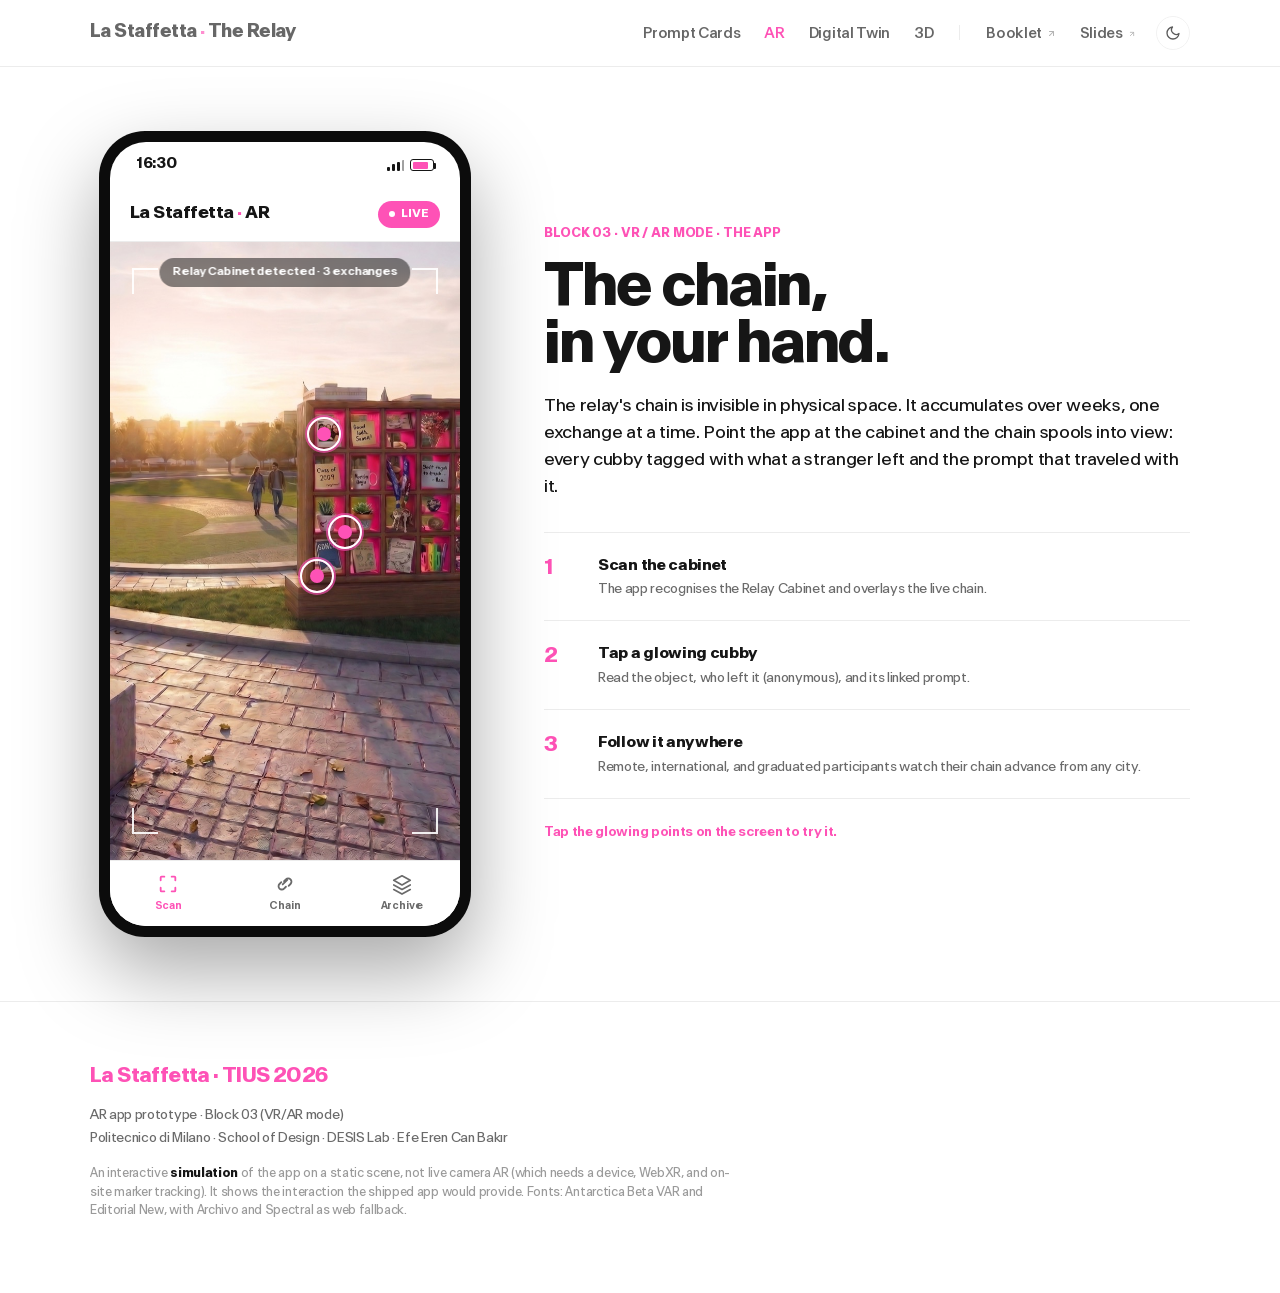
<file: ar.html>
<!DOCTYPE html>
<html lang="en">
<head>
<meta charset="UTF-8" />
<meta name="viewport" content="width=device-width, initial-scale=1.0" />
<meta name="color-scheme" content="light dark" />
<script>(function(){try{var s=localStorage.getItem('ls-theme');var d=s?s==='dark':matchMedia('(prefers-color-scheme:dark)').matches;document.documentElement.setAttribute('data-theme',d?'dark':'light');}catch(e){}})();</script>
<title>La Staffetta · AR app</title>
<meta name="description" content="The AR app of La Staffetta. The chain made visible in space." />
<link rel="preconnect" href="https://fonts.googleapis.com" />
<link rel="preconnect" href="https://fonts.gstatic.com" crossorigin />
<link href="https://fonts.googleapis.com/css2?family=Archivo:wght@400;500;600;700;800&family=Spectral:ital,wght@0,400;0,500;1,400;1,500&display=swap" rel="stylesheet" />
<link rel="stylesheet" href="style.css" />
<style>
  .ar-layout { display:grid; grid-template-columns: 390px 1fr; gap: 64px; align-items: center; padding: 64px 0; }
  @media (max-width: 940px){ .ar-layout { grid-template-columns: 1fr; gap: 44px; } }

  /* phone */
  .phone {
    width: 372px; max-width: 100%; aspect-ratio: 9 / 19.5; margin: 0 auto;
    background: #0c0c0c; border-radius: 46px; padding: 11px; position: relative;
    box-shadow: 0 34px 80px rgba(0,0,0,0.34);
  }
  .screen { width:100%; height:100%; border-radius: 36px; overflow:hidden; position:relative; background:#fff; display:flex; flex-direction:column; }

  /* status bar */
  .statusbar { height: 46px; flex:none; display:flex; align-items:center; justify-content:space-between; padding: 0 26px; font-family: var(--display); font-size: 14px; font-weight: 700; color: var(--ink); letter-spacing:-0.02em; z-index: 5; }
  .statusbar .glyphs { display:flex; gap:6px; align-items:center; }
  .statusbar .glyphs i { display:inline-block; }
  .bars { width:17px; height:11px; }
  .batt { width:24px; height:12px; border:1.5px solid var(--ink); border-radius:3px; position:relative; }
  .batt::after { content:''; position:absolute; right:-3px; top:3px; width:2px; height:6px; background:var(--ink); border-radius:0 1px 1px 0; }
  .batt::before { content:''; position:absolute; left:1.5px; top:1.5px; bottom:1.5px; width:70%; background:var(--magenta); border-radius:1px; }

  /* app header */
  .appbar { height: 54px; flex:none; display:flex; align-items:center; justify-content:space-between; padding: 0 20px; border-bottom: 1px solid var(--line); z-index:5; }
  .appbar .wm { font-family: var(--display); font-weight: 700; font-size: 17px; letter-spacing:-0.03em; color: var(--ink); }
  .appbar .wm .dot { color: var(--magenta); }
  .appbar .live { display:flex; align-items:center; gap:6px; background: var(--magenta); color:#fff; font-family:var(--display); font-size:11px; font-weight:700; letter-spacing:-0.01em; padding:5px 11px; border-radius:999px; }
  .appbar .live .pulse { width:6px; height:6px; border-radius:50%; background:#fff; animation: blink 1.4s infinite; }
  @keyframes blink { 0%,100%{opacity:1} 50%{opacity:.3} }

  /* camera view */
  .camera { flex:1; position:relative; overflow:hidden; background:#222; }
  .camera .feed { position:absolute; inset:0; width:100%; height:100%; object-fit: cover; object-position: 64% 46%; }
  /* scanning brackets */
  .reticle { position:absolute; inset: 26px 22px; pointer-events:none; z-index:3; }
  .reticle span { position:absolute; width:26px; height:26px; border:2px solid rgba(255,255,255,0.9); }
  .reticle .tl { top:0; left:0; border-right:0; border-bottom:0; }
  .reticle .tr { top:0; right:0; border-left:0; border-bottom:0; }
  .reticle .bl { bottom:0; left:0; border-right:0; border-top:0; }
  .reticle .br { bottom:0; right:0; border-left:0; border-top:0; }
  .scanhint { position:absolute; top: 16px; left:50%; transform:translateX(-50%); background:rgba(12,12,12,0.5); backdrop-filter:blur(4px); color:#fff; font-size:11px; font-weight:600; letter-spacing:-0.01em; padding:6px 13px; border-radius:999px; z-index:4; white-space:nowrap; }

  /* nodes */
  .node { position:absolute; z-index:6; width:34px; height:34px; transform:translate(-50%,-50%); cursor:pointer; }
  .node .ring { position:absolute; inset:0; border:2px solid #fff; border-radius:50%; box-shadow:0 0 0 2px rgba(254,82,182,.65), 0 2px 6px rgba(0,0,0,.3); }
  .node .core { position:absolute; inset:10px; background:var(--magenta); border-radius:50%; }
  .node .pulse { position:absolute; inset:0; border-radius:50%; border:2px solid var(--magenta); animation: nodepulse 1.9s infinite; }
  @keyframes nodepulse { 0%{transform:scale(1);opacity:.8} 100%{transform:scale(2.5);opacity:0} }
  .node.on .core { background:#fff; }

  /* ar label */
  .ar-label { position:absolute; z-index:8; width:184px; transform:translate(-50%,-118%);
    background:rgba(255,255,255,0.97); border-radius:14px; padding:13px 14px; border:1.5px solid var(--magenta);
    box-shadow:0 14px 34px rgba(0,0,0,0.28); opacity:0; pointer-events:none; transition:opacity .22s ease, transform .22s ease; }
  .ar-label.show { opacity:1; transform:translate(-50%,-128%); }
  .ar-label::after { content:''; position:absolute; bottom:-8px; left:50%; transform:translateX(-50%); border:8px solid transparent; border-top-color:var(--magenta); }
  .ar-label .lo { font-size:22px; }
  .ar-label .ln { font-family:var(--display); font-size:13px; font-weight:700; letter-spacing:-0.02em; margin-top:1px; color:var(--ink); }
  .ar-label .lp { font-family:var(--serif); font-style:italic; letter-spacing:-0.02em; font-size:12px; line-height:1.35; color:var(--magenta-deep); margin-top:6px; }

  /* tab bar */
  .tabbar { height: 66px; flex:none; display:flex; border-top:1px solid var(--line); background:#fff; z-index:5; }
  .tab { flex:1; display:flex; flex-direction:column; align-items:center; justify-content:center; gap:4px; color:var(--grey); cursor:pointer; }
  .tab svg { width:22px; height:22px; }
  .tab span { font-family:var(--display); font-size:10px; font-weight:600; letter-spacing:-0.01em; }
  .tab.active { color:var(--magenta); }

  /* explainer */
  .explain .eyebrow { margin-bottom:14px; }
  .explain h1 { font-size: clamp(34px,5vw,58px); }
  .explain .lead { margin-top:18px; color:var(--ink); }
  .ar-steps { margin-top:30px; border-top:1px solid var(--line); }
  .ar-step { display:grid; grid-template-columns: 38px 1fr; gap:16px; align-items:start; padding:20px 0; border-bottom:1px solid var(--line); }
  .ar-step .n { font-family:var(--display); font-weight:700; font-size:20px; letter-spacing:-0.03em; color:var(--magenta); }
  .ar-step .txt b { font-family:var(--display); font-size:15px; letter-spacing:-0.02em; color:var(--ink); }
  .ar-step .txt span { font-size:13px; color:var(--grey); display:block; margin-top:3px; }
  .try-note { margin-top:24px; font-size:13px; color:var(--magenta); font-weight:600; }
  /* dark: the phone is a light "device" sitting on the dark page; reset its tokens to light so its app UI never inverts */
  [data-theme="dark"] .phone { --ink:#161616; --body:#5e5e5e; --grey:#6a6a6a; --line:#e7e7e7; --magenta-tint:#FFE4F3; --magenta-deep:#d62f93; }
</style>
</head>
<body>

<nav>
  <div class="wrap">
    <a class="brand" href="index.html">La Staffetta <span class="dot">·</span> The Relay</a>
    <ul>
      <li><a href="cards.html">Prompt Cards</a></li>
      <li><a href="ar.html" class="active">AR</a></li>
      <li><a href="index.html">Digital Twin</a></li>
      <li><a href="cabinet3d.html">3D</a></li>
      <li class="navsep" aria-hidden="true"></li>
      <li><a class="ext" href="booklet/" target="_blank" rel="noopener">Booklet</a></li>
      <li><a class="ext" href="slides/" target="_blank" rel="noopener">Slides</a></li>
    </ul>
    <button class="themetoggle" type="button" aria-pressed="false" aria-label="Switch to dark theme" title="Light / dark">
      <svg class="ic ic-moon" viewBox="0 0 24 24" fill="none" stroke="currentColor" stroke-width="2" stroke-linecap="round" stroke-linejoin="round" aria-hidden="true"><path d="M21 12.79A9 9 0 1 1 11.21 3 7 7 0 0 0 21 12.79z"/></svg>
      <svg class="ic ic-sun" viewBox="0 0 24 24" fill="none" stroke="currentColor" stroke-width="2" stroke-linecap="round" stroke-linejoin="round" aria-hidden="true"><circle cx="12" cy="12" r="4.2"/><path d="M12 2.2v2.3M12 19.5v2.3M4.3 4.3l1.6 1.6M18.1 18.1l1.6 1.6M2.2 12h2.3M19.5 12h2.3M4.3 19.7l1.6-1.6M18.1 5.9l1.6-1.6"/></svg>
    </button>
  </div>
</nav>

<div class="wrap">
  <div class="ar-layout">
    <!-- PHONE / APP -->
    <div class="phone">
      <div class="screen">
        <!-- status bar -->
        <div class="statusbar">
          <span>16:30</span>
          <span class="glyphs">
            <svg class="bars" viewBox="0 0 17 11" fill="currentColor"><rect x="0" y="7" width="3" height="4" rx="1"/><rect x="5" y="4" width="3" height="7" rx="1"/><rect x="10" y="2" width="3" height="9" rx="1"/><rect x="15" y="0" width="2.5" height="11" rx="1" opacity=".4"/></svg>
            <i class="batt"></i>
          </span>
        </div>
        <!-- app header -->
        <div class="appbar">
          <div class="wm">La Staffetta <span class="dot">·</span> AR</div>
          <div class="live"><span class="pulse"></span>LIVE</div>
        </div>
        <!-- camera -->
        <div class="camera">
          <img class="feed" src="assets/ar-scene.jpg" alt="AR camera view of the Relay Cabinet on the Ovale" />
          <div class="scanhint">Relay Cabinet detected · 3 exchanges</div>
          <div class="reticle"><span class="tl"></span><span class="tr"></span><span class="bl"></span><span class="br"></span></div>
          <!-- nodes injected by JS -->
        </div>
        <!-- tab bar -->
        <div class="tabbar">
          <div class="tab active">
            <svg viewBox="0 0 24 24" fill="none" stroke="currentColor" stroke-width="2" stroke-linecap="round" stroke-linejoin="round"><path d="M4 8V5a1 1 0 0 1 1-1h3M16 4h3a1 1 0 0 1 1 1v3M20 16v3a1 1 0 0 1-1 1h-3M8 20H5a1 1 0 0 1-1-1v-3"/></svg>
            <span>Scan</span>
          </div>
          <div class="tab">
            <svg viewBox="0 0 24 24" fill="none" stroke="currentColor" stroke-width="2" stroke-linecap="round" stroke-linejoin="round"><path d="M9.5 12.5 14.5 7.5M8 10 6 12a3.5 3.5 0 0 0 5 5l2-2M16 14l2-2a3.5 3.5 0 0 0-5-5l-2 2"/></svg>
            <span>Chain</span>
          </div>
          <div class="tab">
            <svg viewBox="0 0 24 24" fill="none" stroke="currentColor" stroke-width="1.8" stroke-linecap="round" stroke-linejoin="round"><path d="M12 3 3 8l9 5 9-5-9-5ZM3 13l9 5 9-5M3 18l9 5 9-5"/></svg>
            <span>Archive</span>
          </div>
        </div>
      </div>
    </div>

    <!-- EXPLAINER -->
    <div class="explain">
      <div class="eyebrow">Block 03 · VR / AR mode · the app</div>
      <h1>The chain,<br>in your hand.</h1>
      <p class="lead">The relay's chain is invisible in physical space. It accumulates over weeks, one exchange at a time. Point the app at the cabinet and the chain spools into view: every cubby tagged with what a stranger left and the prompt that traveled with it.</p>

      <div class="ar-steps">
        <div class="ar-step"><div class="n">1</div><div class="txt"><b>Scan the cabinet</b><span>The app recognises the Relay Cabinet and overlays the live chain.</span></div></div>
        <div class="ar-step"><div class="n">2</div><div class="txt"><b>Tap a glowing cubby</b><span>Read the object, who left it (anonymous), and its linked prompt.</span></div></div>
        <div class="ar-step"><div class="n">3</div><div class="txt"><b>Follow it anywhere</b><span>Remote, international, and graduated participants watch their chain advance from any city.</span></div></div>
      </div>

      <p class="try-note">Tap the glowing points on the screen to try it.</p>
    </div>
  </div>
</div>

<footer>
  <div class="wrap">
    <div class="foot-mark">La Staffetta <span class="mag">·</span> TIUS 2026</div>
    <div>AR app prototype · Block 03 (VR/AR mode)</div>
    <div>Politecnico di Milano · School of Design · DESIS Lab · Efe Eren Can Bakır</div>
    <div class="disclaimer">An interactive <b>simulation</b> of the app on a static scene, not live camera AR (which needs a device, WebXR, and on-site marker tracking). It shows the interaction the shipped app would provide. Fonts: Antarctica Beta VAR and Editorial New, with Archivo and Spectral as web fallback.</div>
  </div>
</footer>

<script>
/* Node positions are % of the camera view, so they retune in one place
   when the tailored portrait scene image is dropped in. */
const NODES = [
  { x: 61, y: 31, obj:"📓", name:"a zine · Day 1",          prompt:"No name. Just leave a question for whoever opens this tomorrow." },
  { x: 67, y: 47, obj:"🕊️", name:"a paper crane · Day 3",   prompt:"Someone made this with attention. Leave something made with the same." },
  { x: 59, y: 54, obj:"🗺️", name:"a hand-drawn map · Day 5", prompt:"Whoever placed this was thinking of someone they'll never meet." },
];

const camera = document.querySelector('.camera');
let openNode = null;
const hint = document.querySelector('.scanhint');

NODES.forEach((n, i) => {
  const node = document.createElement('div');
  node.className = 'node';
  node.style.left = n.x + '%'; node.style.top = n.y + '%';
  node.innerHTML = `<div class="pulse"></div><div class="ring"></div><div class="core"></div>`;
  camera.appendChild(node);

  const label = document.createElement('div');
  label.className = 'ar-label';
  label.style.left = n.x + '%'; label.style.top = n.y + '%';
  label.innerHTML = `<div class="lo">${n.obj}</div><div class="ln">${n.name}</div><div class="lp">"${n.prompt}"</div>`;
  camera.appendChild(label);

  node.addEventListener('click', () => {
    const isOpen = label.classList.contains('show');
    document.querySelectorAll('.ar-label').forEach(l => l.classList.remove('show'));
    document.querySelectorAll('.node').forEach(x => x.classList.remove('on'));
    if (!isOpen) {
      label.classList.add('show'); node.classList.add('on');
      hint.textContent = n.name + ' · part of one chain';
      openNode = i;
    } else {
      hint.textContent = 'Relay Cabinet detected · 3 exchanges';
      openNode = null;
    }
  });
});
</script>
<script src="theme.js"></script>
</body>
</html>
</file>
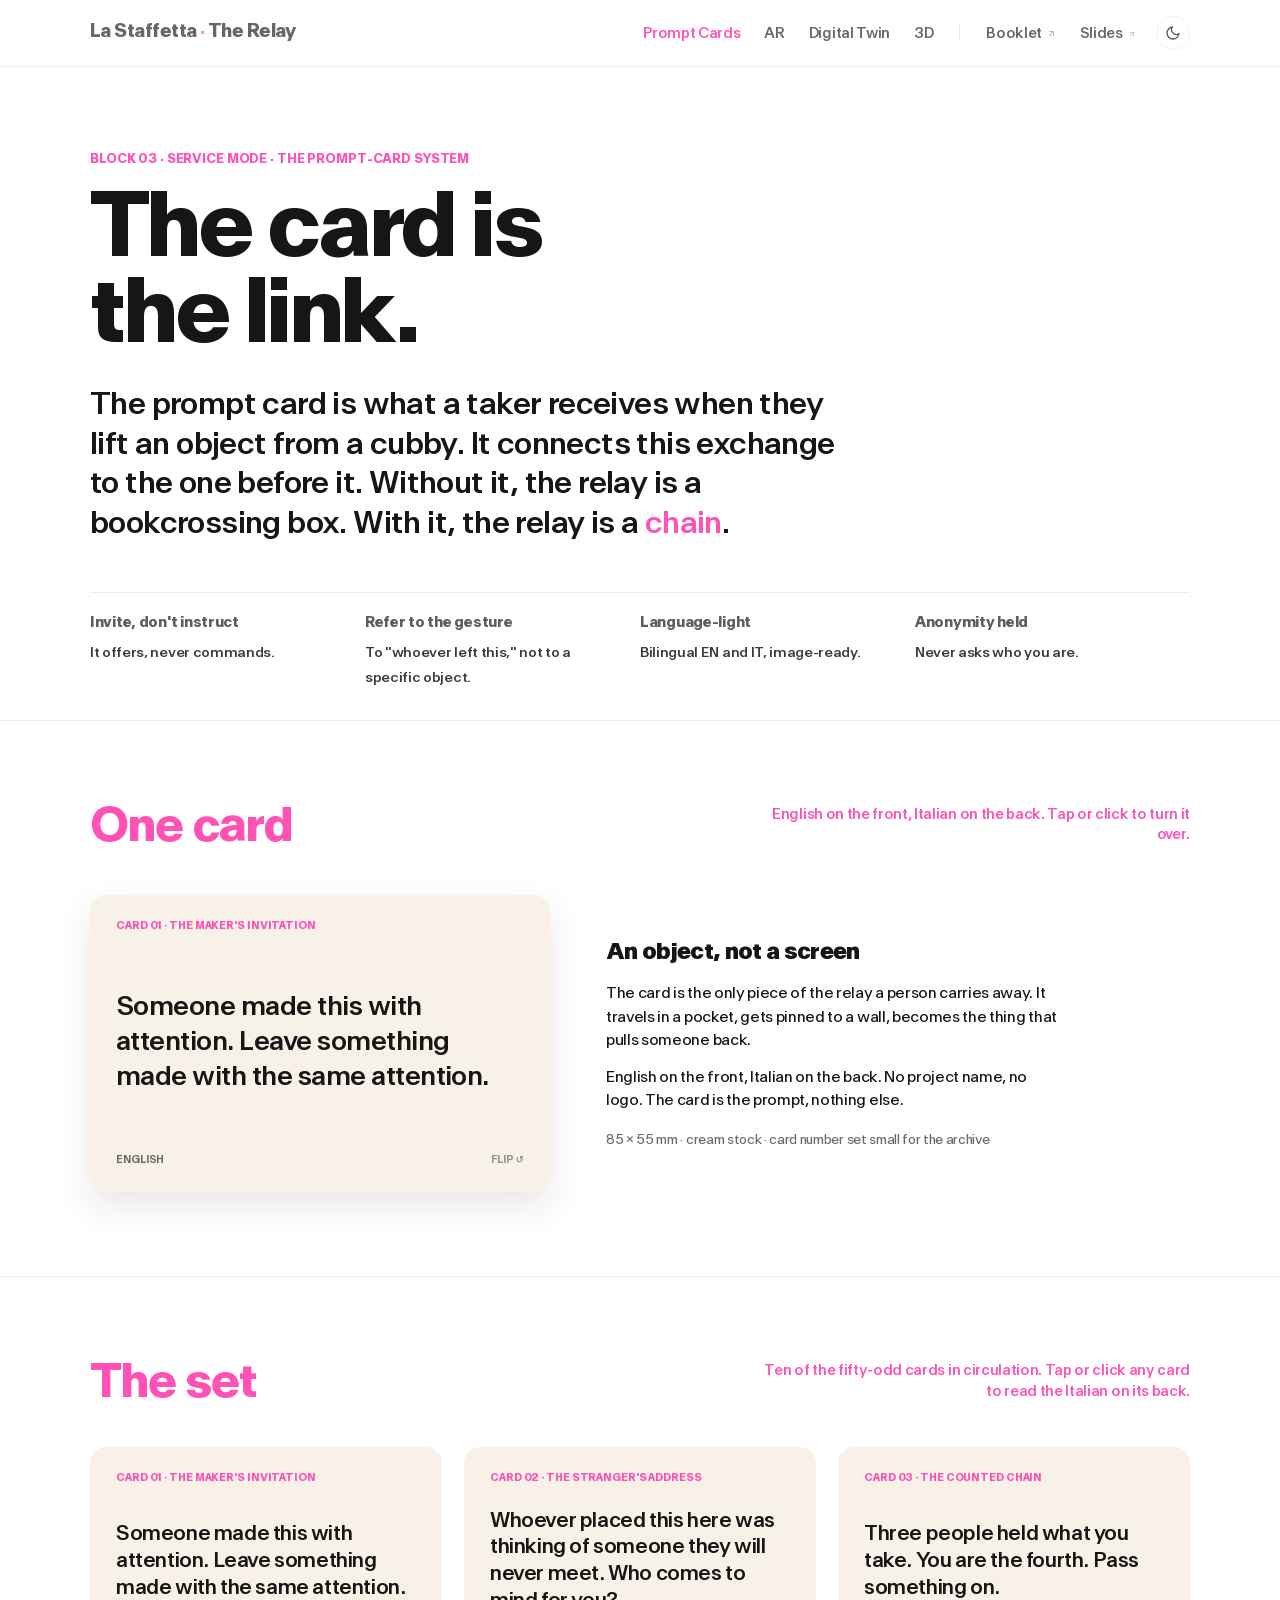
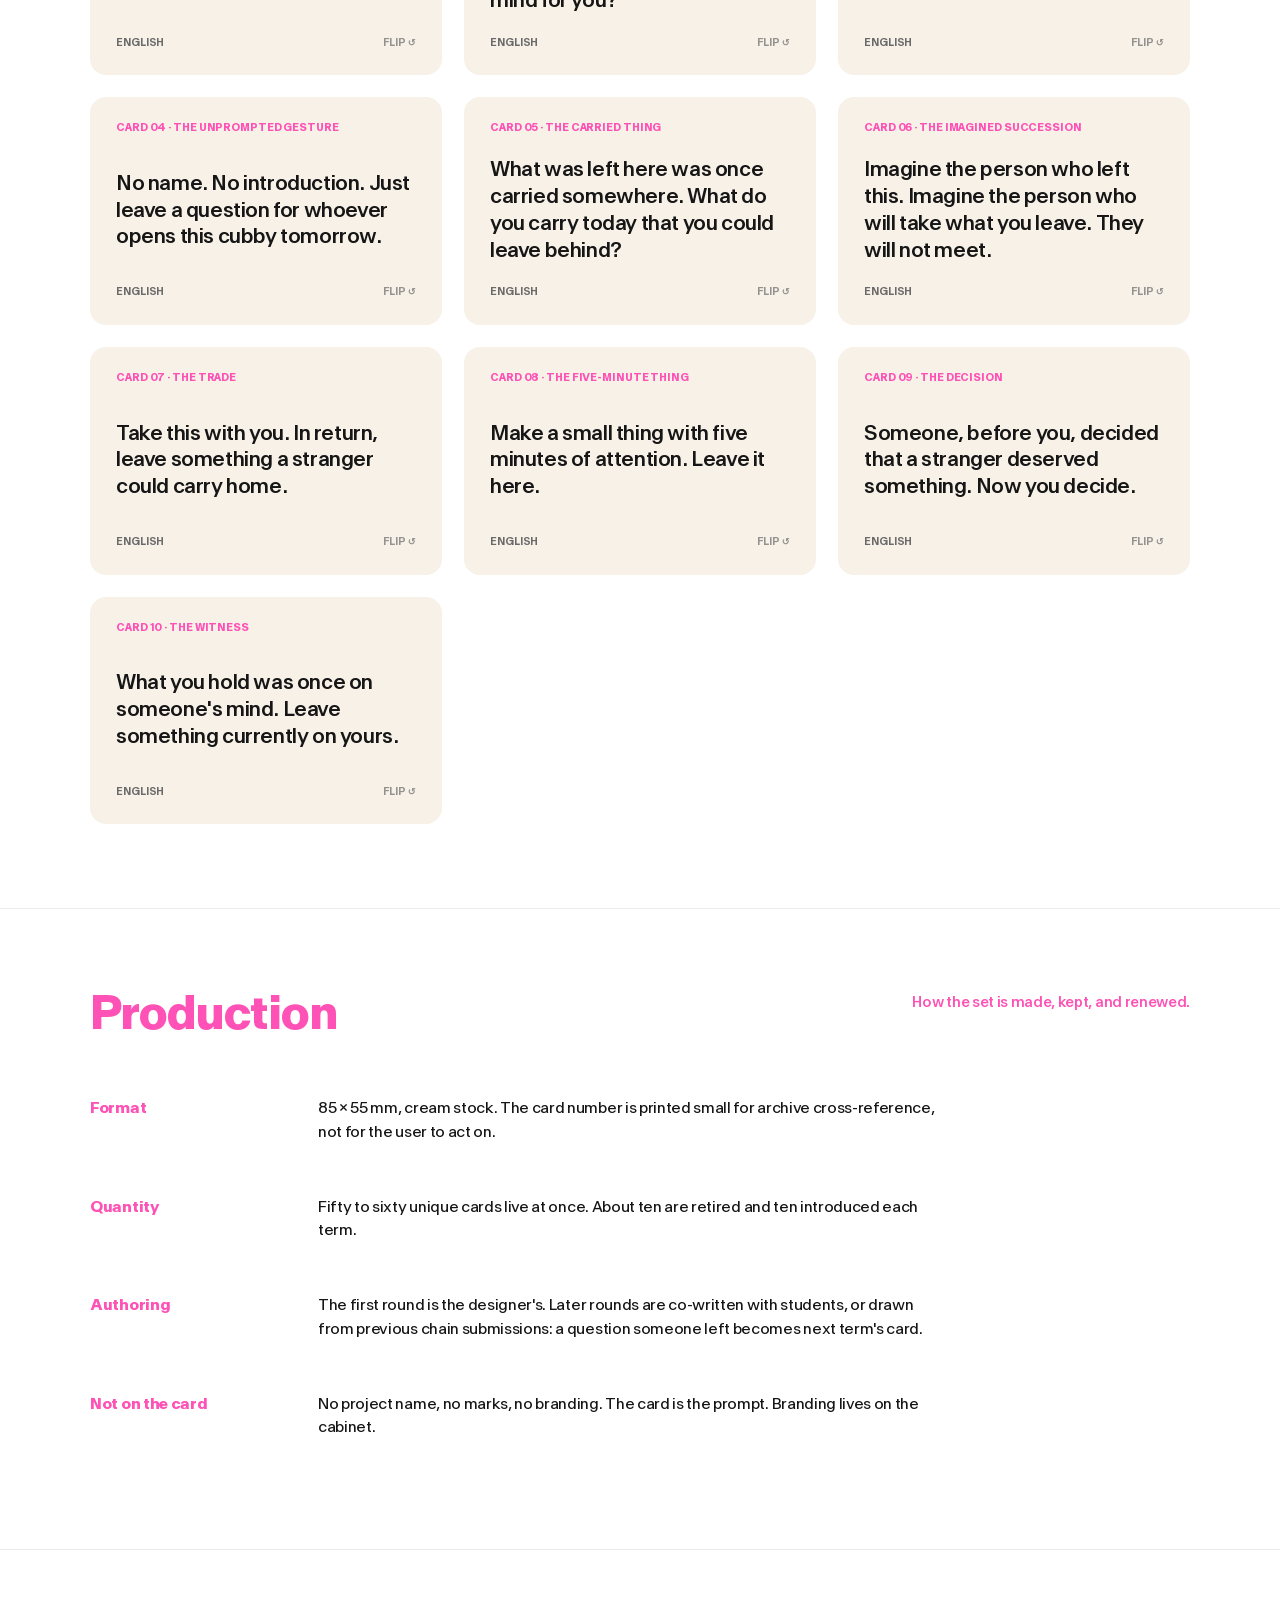
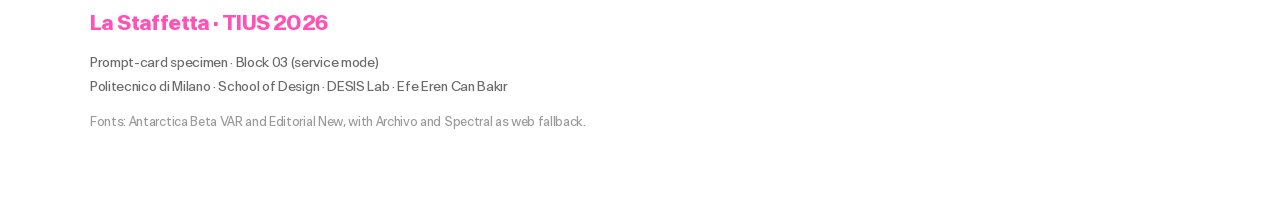
<file: cards.html>
<!DOCTYPE html>
<html lang="en">
<head>
<meta charset="UTF-8" />
<meta name="viewport" content="width=device-width, initial-scale=1.0" />
<meta name="color-scheme" content="light dark" />
<script>(function(){try{var s=localStorage.getItem('ls-theme');var d=s?s==='dark':matchMedia('(prefers-color-scheme:dark)').matches;document.documentElement.setAttribute('data-theme',d?'dark':'light');}catch(e){}})();</script>
<title>La Staffetta · Prompt Cards</title>
<meta name="description" content="The prompt-card system of La Staffetta, the link in the chain." />
<link rel="preconnect" href="https://fonts.googleapis.com" />
<link rel="preconnect" href="https://fonts.gstatic.com" crossorigin />
<link href="https://fonts.googleapis.com/css2?family=Archivo:wght@400;500;600;700;800&family=Spectral:ital,wght@0,400;0,500;1,400;1,500&display=swap" rel="stylesheet" />
<link rel="stylesheet" href="style.css" />
<style>
  header.hero { padding: 84px 0 8px; }
  .claim-line { font-family: var(--display); font-weight: 500; color: var(--ink); letter-spacing: -0.02em; font-size: clamp(20px,2.6vw,30px); line-height:1.32; max-width: 760px; margin-top: 26px; }

  .principles { display:grid; grid-template-columns: repeat(4,1fr); gap: 0; margin-top: 48px; border-top: 1px solid var(--line); }
  @media (max-width: 820px){ .principles { grid-template-columns: repeat(2,1fr); } }
  @media (max-width: 460px){ .principles { grid-template-columns: 1fr; } }
  .principle { padding: 20px 22px 22px 0; }
  .principle b { display:block; font-size: 14px; margin-bottom: 5px; letter-spacing: -0.02em; }
  .principle span { font-size: 13.5px; color: #3a3a3a; font-weight: 500; line-height: 1.5; }

  /* ---- flip card component (filled, no outlines) ---- */
  .flip { perspective: 1400px; cursor: pointer; }
  .flip-inner { position: relative; width: 100%; height: 100%; transform-style: preserve-3d;
    transition: transform .62s cubic-bezier(.2,.75,.2,1); }
  .flip.flipped .flip-inner { transform: rotateY(180deg); }   /* flip on tap/click only, never on hover */
  .face { position: absolute; inset: 0; backface-visibility: hidden; -webkit-backface-visibility: hidden;
    border-radius: 16px; padding: 24px 26px; display: flex; flex-direction: column; justify-content: space-between;
    transition: box-shadow .25s ease; }
  /* hero "One card" keeps a resting shadow that deepens slightly on hover */
  .hero-flip .face { box-shadow: 0 14px 34px rgba(80,40,70,0.12); }
  .hero-flip:hover .face { box-shadow: 0 20px 46px rgba(80,40,70,0.20); }
  /* set cards sit flat so they never bleed into each other; the shadow arrives only when flipped */
  .set-grid .flip.flipped .face { box-shadow: 0 16px 40px rgba(80,40,70,0.22); }
  /* keyboard focus ring (outline, so it never fights the box-shadow above) */
  .flip:focus-visible { outline: none; }
  .flip:focus-visible .face { outline: 2px solid var(--magenta); outline-offset: 2px; }
  .face.front { background: var(--cream); }
  .face.back { background: var(--magenta); transform: rotateY(180deg); }
  .fc-label { font-family: var(--display); font-size: 10px; font-weight: 700; letter-spacing:-0.01em; text-transform: uppercase; }
  .front .fc-label { color: var(--magenta); }
  .back .fc-label { color: rgba(255,255,255,0.85); }
  .fc-en { font-family: var(--display); font-weight: 500; letter-spacing: -0.02em; font-size: clamp(17px,1.6vw,20px); line-height: 1.34; color: var(--ink); }
  .fc-it { font-family: var(--serif); font-style: italic; letter-spacing: -0.02em; font-size: clamp(15px,1.5vw,18px); line-height: 1.38; color: #fff; }
  .fc-foot { display:flex; align-items:center; justify-content:space-between; font-family: var(--display); font-size: 10px; font-weight:600; letter-spacing:-0.01em; text-transform:uppercase; }
  .front .fc-foot { color: var(--grey); }
  .back .fc-foot { color: rgba(255,255,255,0.8); }
  .fc-flip-ic { opacity:.7; }

  /* hero one-card */
  .hero-card-stage { display:grid; grid-template-columns: 460px 1fr; gap: 56px; align-items: center; margin-top: 44px; }
  @media (max-width: 860px){ .hero-card-stage { grid-template-columns: 1fr; gap: 32px; } }
  .hero-flip { width: 100%; aspect-ratio: 85 / 55; }
  .hero-flip .fc-en { font-size: clamp(20px,2.4vw,26px); }
  .hero-flip .fc-it { font-size: clamp(17px,2vw,21px); }
  .card-explain h3 { font-family: var(--display); font-weight: 800; color: var(--ink); font-size: 22px; letter-spacing:-0.03em; margin-bottom: 12px; }
  .card-explain p { font-size: 15px; color: var(--ink); max-width: 460px; }
  .card-explain p + p { margin-top: 14px; }
  .card-explain .spec { margin-top: 18px; font-size: 13px; color: var(--grey); }

  /* the set grid of flip cards */
  .set-grid { display:grid; grid-template-columns: repeat(auto-fill, minmax(300px,1fr)); gap: 22px; margin-top: 40px; }
  .set-grid .flip { aspect-ratio: 85 / 55; }

  /* production: line-divided rows */
  .prod-list { margin-top: 32px; }
  .prod-row { display:grid; grid-template-columns: 200px 1fr; gap: 28px; padding: 26px 0; }   /* no separators; spacing alone sets the rhythm */
  .prod-row .pr-k { font-family: var(--display); font-weight: 700; font-size: 15px; letter-spacing:-0.02em; color: var(--magenta); }
  .prod-row .pr-v { font-size: 15px; color: var(--ink); max-width: 620px; }
  @media (max-width: 640px){ .prod-row { grid-template-columns: 1fr; gap: 6px; } }
  /* dark: hardcoded principle grey -> token */
  [data-theme="dark"] .principle span { color: var(--body); }
</style>
</head>
<body>

<nav>
  <div class="wrap">
    <a class="brand" href="index.html">La Staffetta <span class="dot">·</span> The Relay</a>
    <ul>
      <li><a href="cards.html" class="active">Prompt Cards</a></li>
      <li><a href="ar.html">AR</a></li>
      <li><a href="index.html">Digital Twin</a></li>
      <li><a href="cabinet3d.html">3D</a></li>
      <li class="navsep" aria-hidden="true"></li>
      <li><a class="ext" href="booklet/" target="_blank" rel="noopener">Booklet</a></li>
      <li><a class="ext" href="slides/" target="_blank" rel="noopener">Slides</a></li>
    </ul>
    <button class="themetoggle" type="button" aria-pressed="false" aria-label="Switch to dark theme" title="Light / dark">
      <svg class="ic ic-moon" viewBox="0 0 24 24" fill="none" stroke="currentColor" stroke-width="2" stroke-linecap="round" stroke-linejoin="round" aria-hidden="true"><path d="M21 12.79A9 9 0 1 1 11.21 3 7 7 0 0 0 21 12.79z"/></svg>
      <svg class="ic ic-sun" viewBox="0 0 24 24" fill="none" stroke="currentColor" stroke-width="2" stroke-linecap="round" stroke-linejoin="round" aria-hidden="true"><circle cx="12" cy="12" r="4.2"/><path d="M12 2.2v2.3M12 19.5v2.3M4.3 4.3l1.6 1.6M18.1 18.1l1.6 1.6M2.2 12h2.3M19.5 12h2.3M4.3 19.7l1.6-1.6M18.1 5.9l1.6-1.6"/></svg>
    </button>
  </div>
</nav>

<header class="hero">
  <div class="wrap">
    <div class="eyebrow">Block 03 · Service mode · the prompt-card system</div>
    <h1>The card is<br>the link.</h1>
    <p class="claim-line">The prompt card is what a taker receives when they lift an object from a cubby. It connects this exchange to the one before it. Without it, the relay is a bookcrossing box. With it, the relay is a <span class="mag">chain</span>.</p>

    <div class="principles">
      <div class="principle"><b>Invite, don't instruct</b><span>It offers, never commands.</span></div>
      <div class="principle"><b>Refer to the gesture</b><span>To "whoever left this," not to a specific object.</span></div>
      <div class="principle"><b>Language-light</b><span>Bilingual EN and IT, image-ready.</span></div>
      <div class="principle"><b>Anonymity held</b><span>Never asks who you are.</span></div>
    </div>
  </div>
</header>

<section>
  <div class="wrap">
    <div class="sec-head">
      <h2>One card</h2>
      <div class="sec-note">English on the front, Italian on the back. Tap or click to turn it over.</div>
    </div>
    <div class="hero-card-stage">
      <div class="flip hero-flip" tabindex="0">
        <div class="flip-inner">
          <div class="face front">
            <div class="fc-label">Card 01 · The maker's invitation</div>
            <div class="fc-en">Someone made this with attention. Leave something made with the same attention.</div>
            <div class="fc-foot"><span>English</span><span class="fc-flip-ic">flip ↺</span></div>
          </div>
          <div class="face back">
            <div class="fc-label">Carta 01</div>
            <div class="fc-it">Qualcuno ha fatto questo con cura. Lascia qualcosa fatto con la stessa cura.</div>
            <div class="fc-foot"><span>Italiano</span><span class="fc-flip-ic">↺</span></div>
          </div>
        </div>
      </div>
      <div class="card-explain">
        <h3>An object, not a screen</h3>
        <p>The card is the only piece of the relay a person carries away. It travels in a pocket, gets pinned to a wall, becomes the thing that pulls someone back.</p>
        <p>English on the front, Italian on the back. No project name, no logo. The card is the prompt, nothing else.</p>
        <div class="spec">85 × 55 mm · cream stock · card number set small for the archive</div>
      </div>
    </div>
  </div>
</section>

<section>
  <div class="wrap">
    <div class="sec-head">
      <h2>The set</h2>
      <div class="sec-note">Ten of the fifty-odd cards in circulation. Tap or click any card to read the Italian on its back.</div>
    </div>
    <div class="set-grid" id="setGrid"></div>
  </div>
</section>

<section>
  <div class="wrap">
    <div class="sec-head">
      <h2>Production</h2>
      <div class="sec-note">How the set is made, kept, and renewed.</div>
    </div>
    <div class="prod-list">
      <div class="prod-row"><div class="pr-k">Format</div><div class="pr-v">85 × 55 mm, cream stock. The card number is printed small for archive cross-reference, not for the user to act on.</div></div>
      <div class="prod-row"><div class="pr-k">Quantity</div><div class="pr-v">Fifty to sixty unique cards live at once. About ten are retired and ten introduced each term.</div></div>
      <div class="prod-row"><div class="pr-k">Authoring</div><div class="pr-v">The first round is the designer's. Later rounds are co-written with students, or drawn from previous chain submissions: a question someone left becomes next term's card.</div></div>
      <div class="prod-row"><div class="pr-k">Not on the card</div><div class="pr-v">No project name, no marks, no branding. The card is the prompt. Branding lives on the cabinet.</div></div>
    </div>
  </div>
</section>

<footer>
  <div class="wrap">
    <div class="foot-mark">La Staffetta <span class="mag">·</span> TIUS 2026</div>
    <div>Prompt-card specimen · Block 03 (service mode)</div>
    <div>Politecnico di Milano · School of Design · DESIS Lab · Efe Eren Can Bakır</div>
    <div class="disclaimer">Fonts: Antarctica Beta VAR and Editorial New, with Archivo and Spectral as web fallback.</div>
  </div>
</footer>

<script>
const CARDS = [
  { n:"01", tag:"the maker's invitation", en:"Someone made this with attention. Leave something made with the same attention.", it:"Qualcuno ha fatto questo con cura. Lascia qualcosa fatto con la stessa cura." },
  { n:"02", tag:"the stranger's address", en:"Whoever placed this here was thinking of someone they will never meet. Who comes to mind for you?", it:"Chi ha messo questo qui stava pensando a qualcuno che non incontrerà mai. A chi pensi tu, ora?" },
  { n:"03", tag:"the counted chain", en:"Three people held what you take. You are the fourth. Pass something on.", it:"Tre persone hanno tenuto questo prima di te. Tu sei il quarto. Passa qualcosa avanti." },
  { n:"04", tag:"the unprompted gesture", en:"No name. No introduction. Just leave a question for whoever opens this cubby tomorrow.", it:"Nessun nome. Nessuna presentazione. Lascia una domanda per chi aprirà questo cassetto domani." },
  { n:"05", tag:"the carried thing", en:"What was left here was once carried somewhere. What do you carry today that you could leave behind?", it:"Quello che era qui qualcuno l'ha portato fin qui. Cosa porti tu oggi che potresti lasciare?" },
  { n:"06", tag:"the imagined succession", en:"Imagine the person who left this. Imagine the person who will take what you leave. They will not meet.", it:"Immagina chi ha lasciato questo. Immagina chi prenderà ciò che lascerai. Non si incontreranno." },
  { n:"07", tag:"the trade", en:"Take this with you. In return, leave something a stranger could carry home.", it:"Porta questo con te. In cambio, lascia qualcosa che uno sconosciuto potrebbe portarsi a casa." },
  { n:"08", tag:"the five-minute thing", en:"Make a small thing with five minutes of attention. Leave it here.", it:"Fai una piccola cosa con cinque minuti di attenzione. Lasciala qui." },
  { n:"09", tag:"the decision", en:"Someone, before you, decided that a stranger deserved something. Now you decide.", it:"Qualcuno, prima di te, ha deciso che uno sconosciuto meritava qualcosa. Ora decidi tu." },
  { n:"10", tag:"the witness", en:"What you hold was once on someone's mind. Leave something currently on yours.", it:"Quello che tieni in mano era nei pensieri di qualcuno. Lascia qualcosa che è nei tuoi." },
];
const grid = document.getElementById('setGrid');
CARDS.forEach(c => {
  const el = document.createElement('div');
  el.className = 'flip';
  el.tabIndex = 0;
  el.innerHTML = `
    <div class="flip-inner">
      <div class="face front">
        <div class="fc-label">Card ${c.n} · ${c.tag}</div>
        <div class="fc-en">${c.en}</div>
        <div class="fc-foot"><span>English</span><span class="fc-flip-ic">flip ↺</span></div>
      </div>
      <div class="face back">
        <div class="fc-label">Carta ${c.n}</div>
        <div class="fc-it">${c.it}</div>
        <div class="fc-foot"><span>Italiano</span><span class="fc-flip-ic">↺</span></div>
      </div>
    </div>`;
  // tap (touch) + keyboard flip, in addition to :hover
  el.addEventListener('click', () => el.classList.toggle('flipped'));
  el.addEventListener('keydown', e => { if (e.key === 'Enter' || e.key === ' ') { e.preventDefault(); el.classList.toggle('flipped'); } });
  grid.appendChild(el);
});
// hero card tap/keyboard
document.querySelectorAll('.hero-flip').forEach(el => {
  el.addEventListener('click', () => el.classList.toggle('flipped'));
  el.addEventListener('keydown', e => { if (e.key === 'Enter' || e.key === ' ') { e.preventDefault(); el.classList.toggle('flipped'); } });
});
</script>
<script src="theme.js"></script>
</body>
</html>
</file>
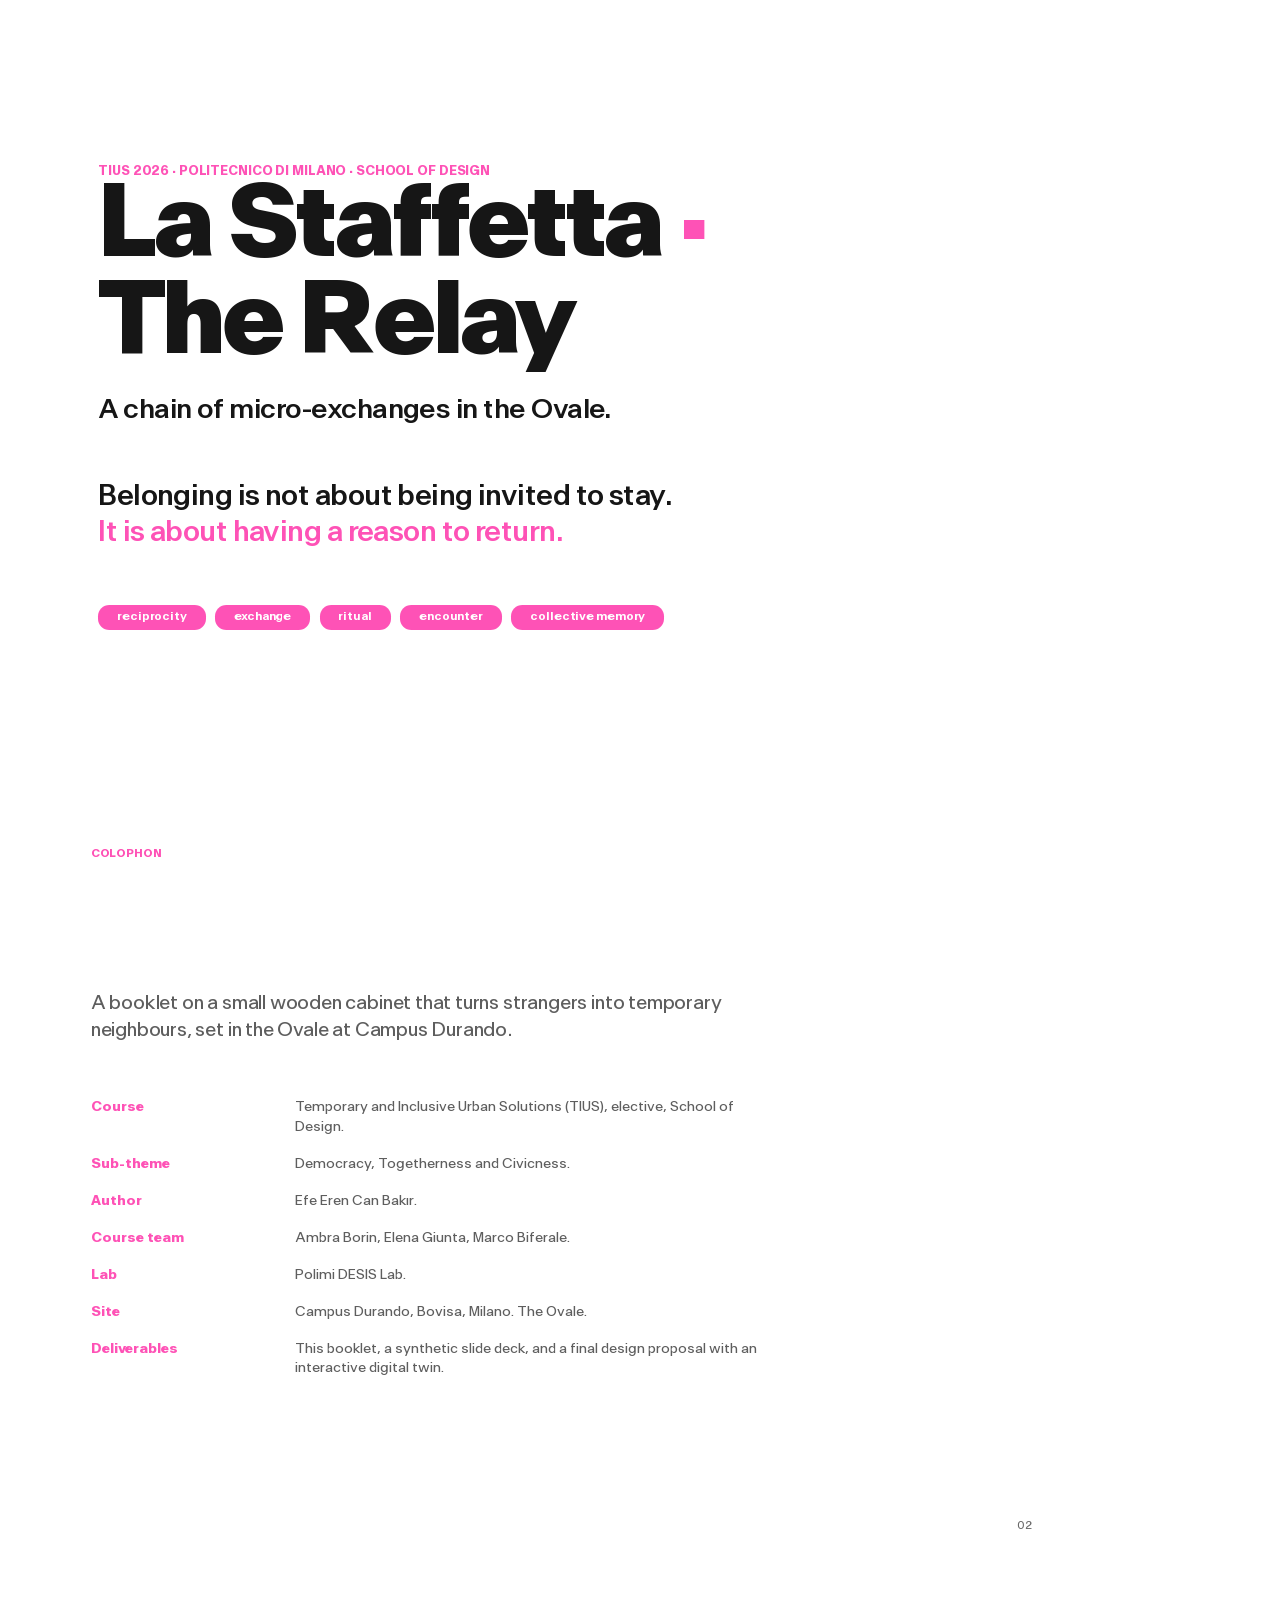
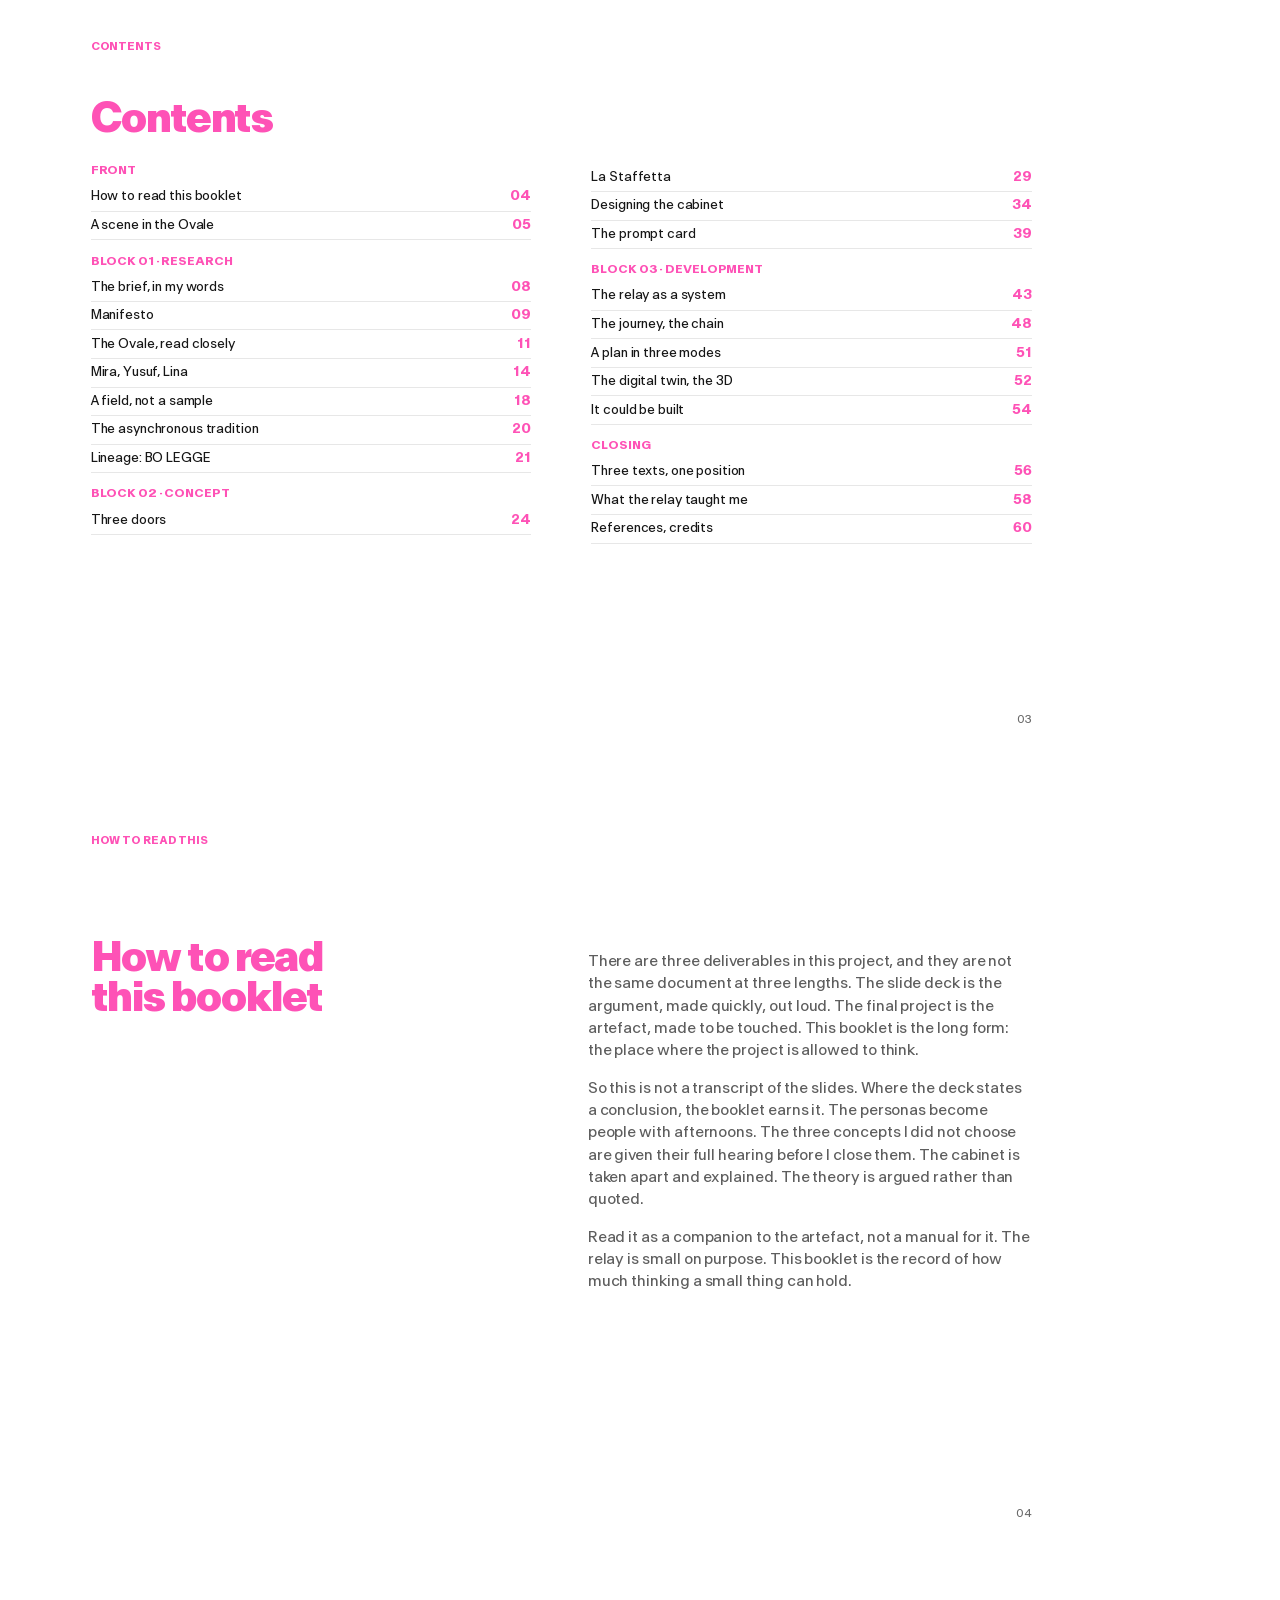
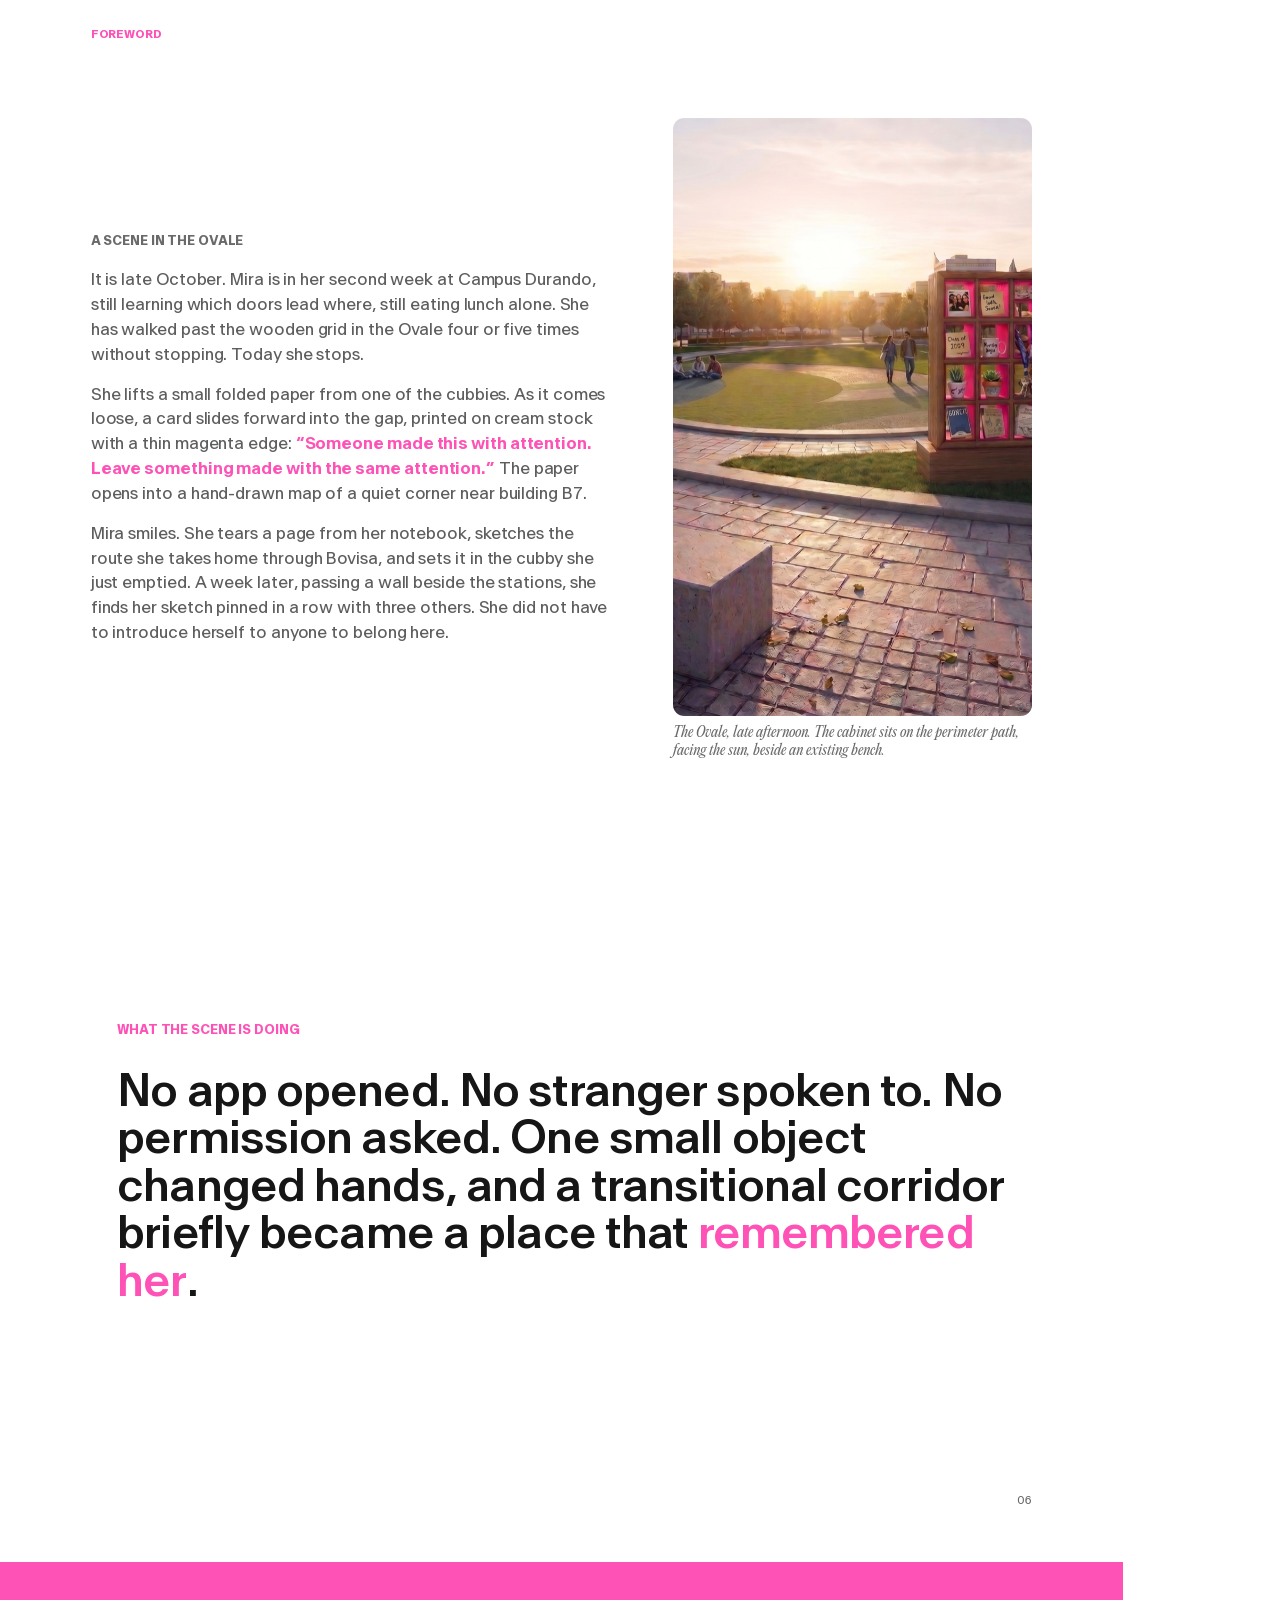
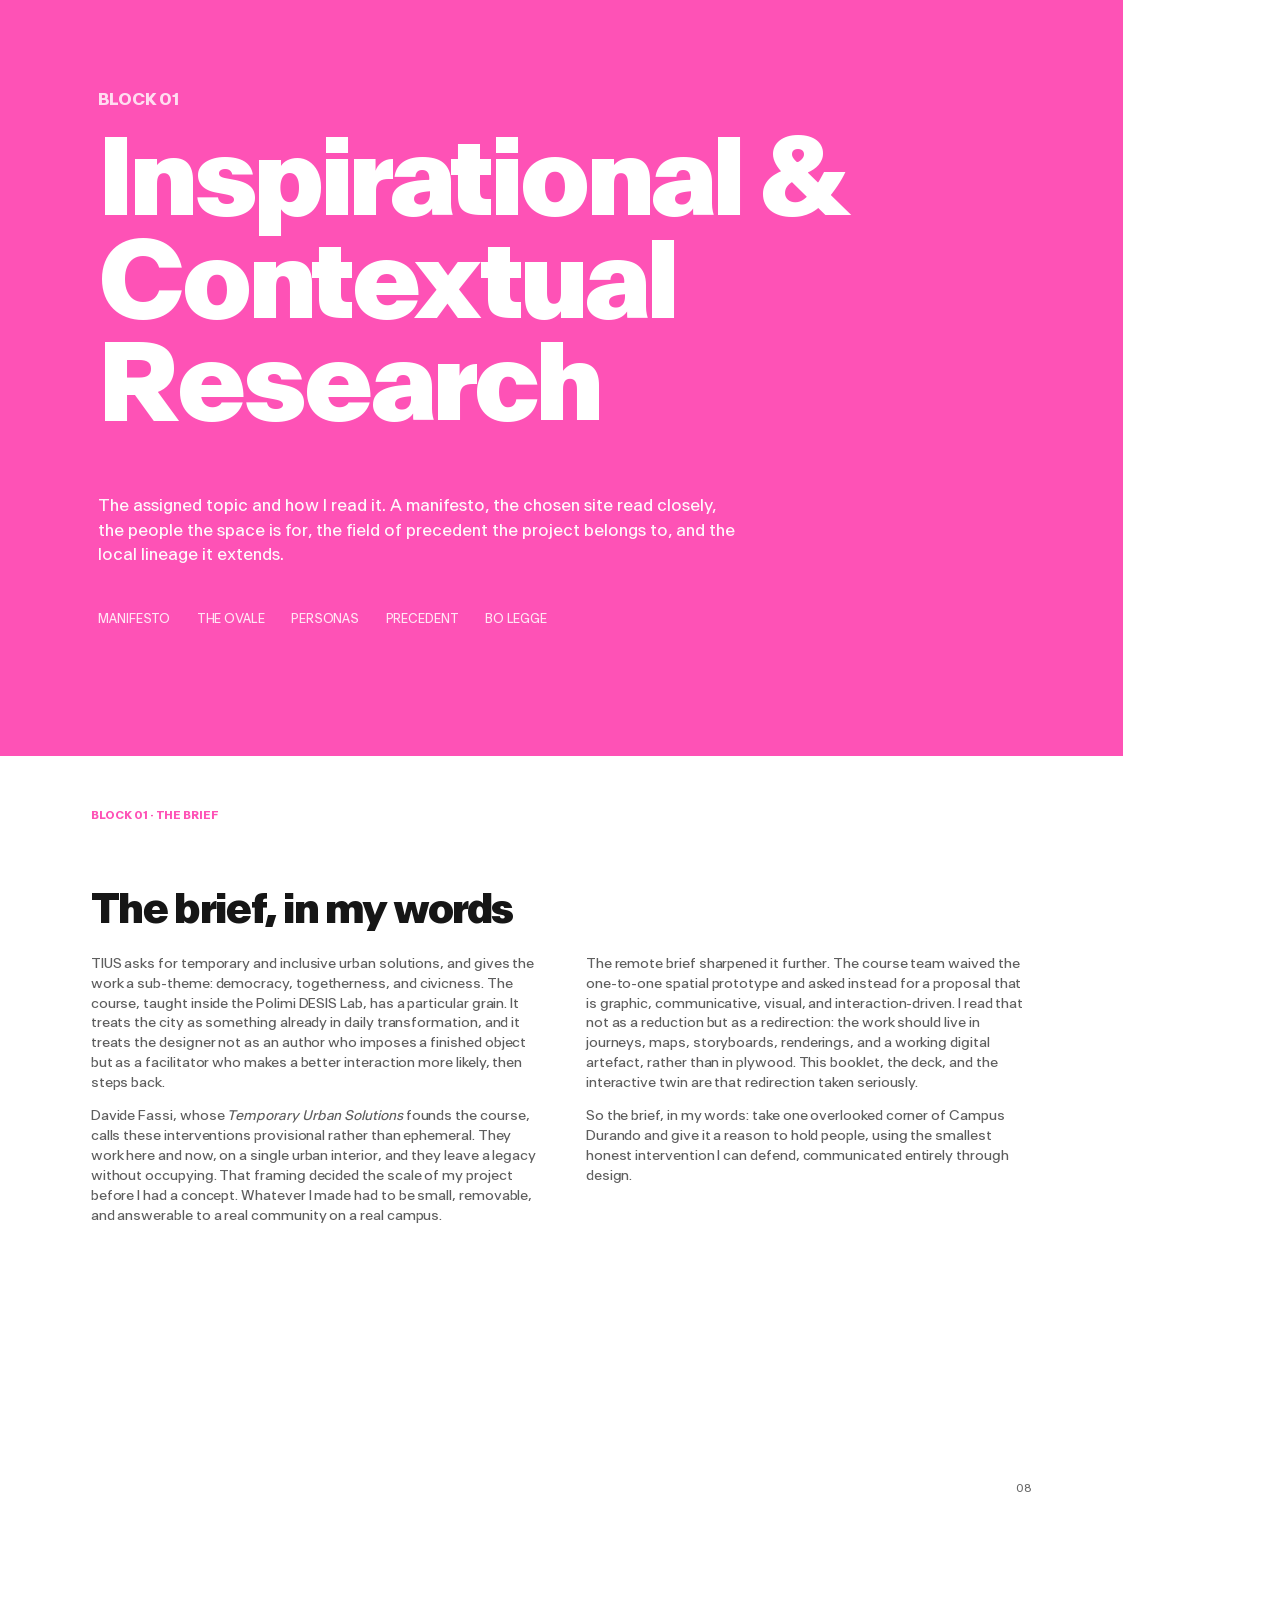
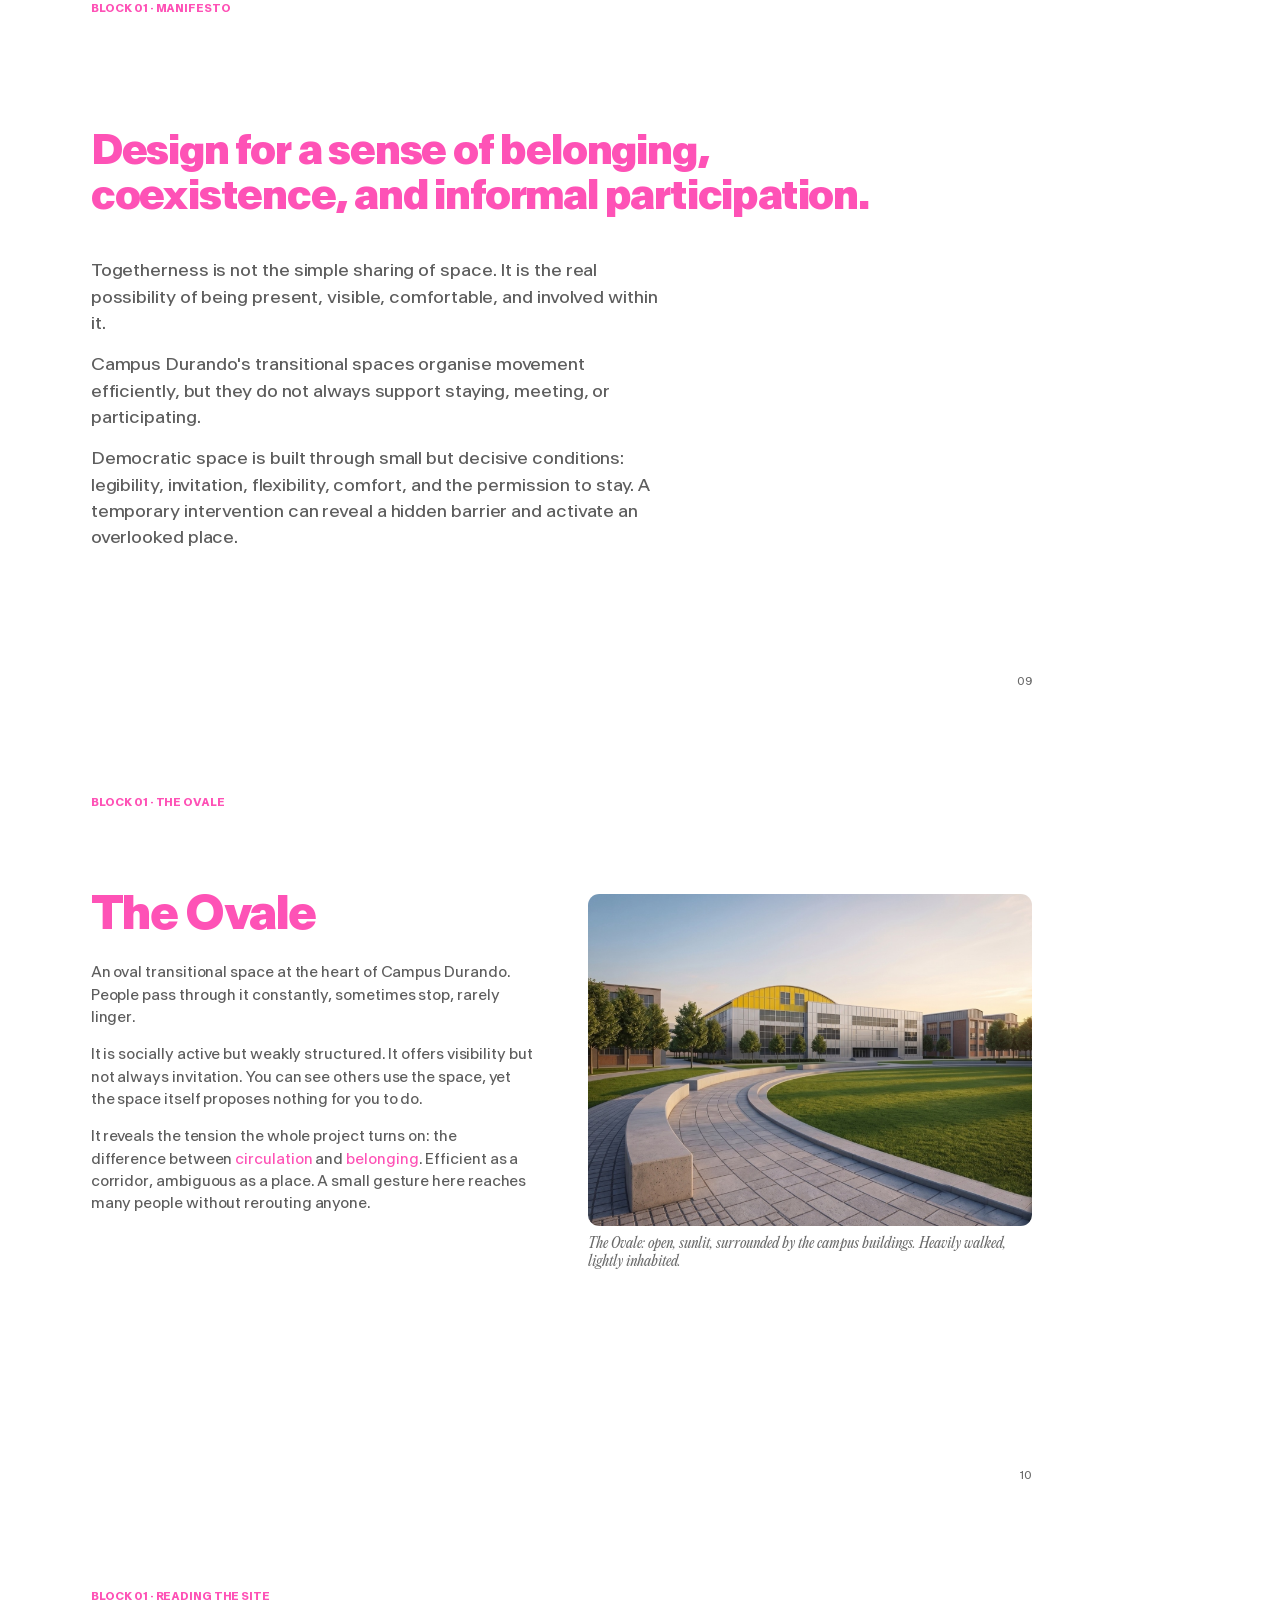
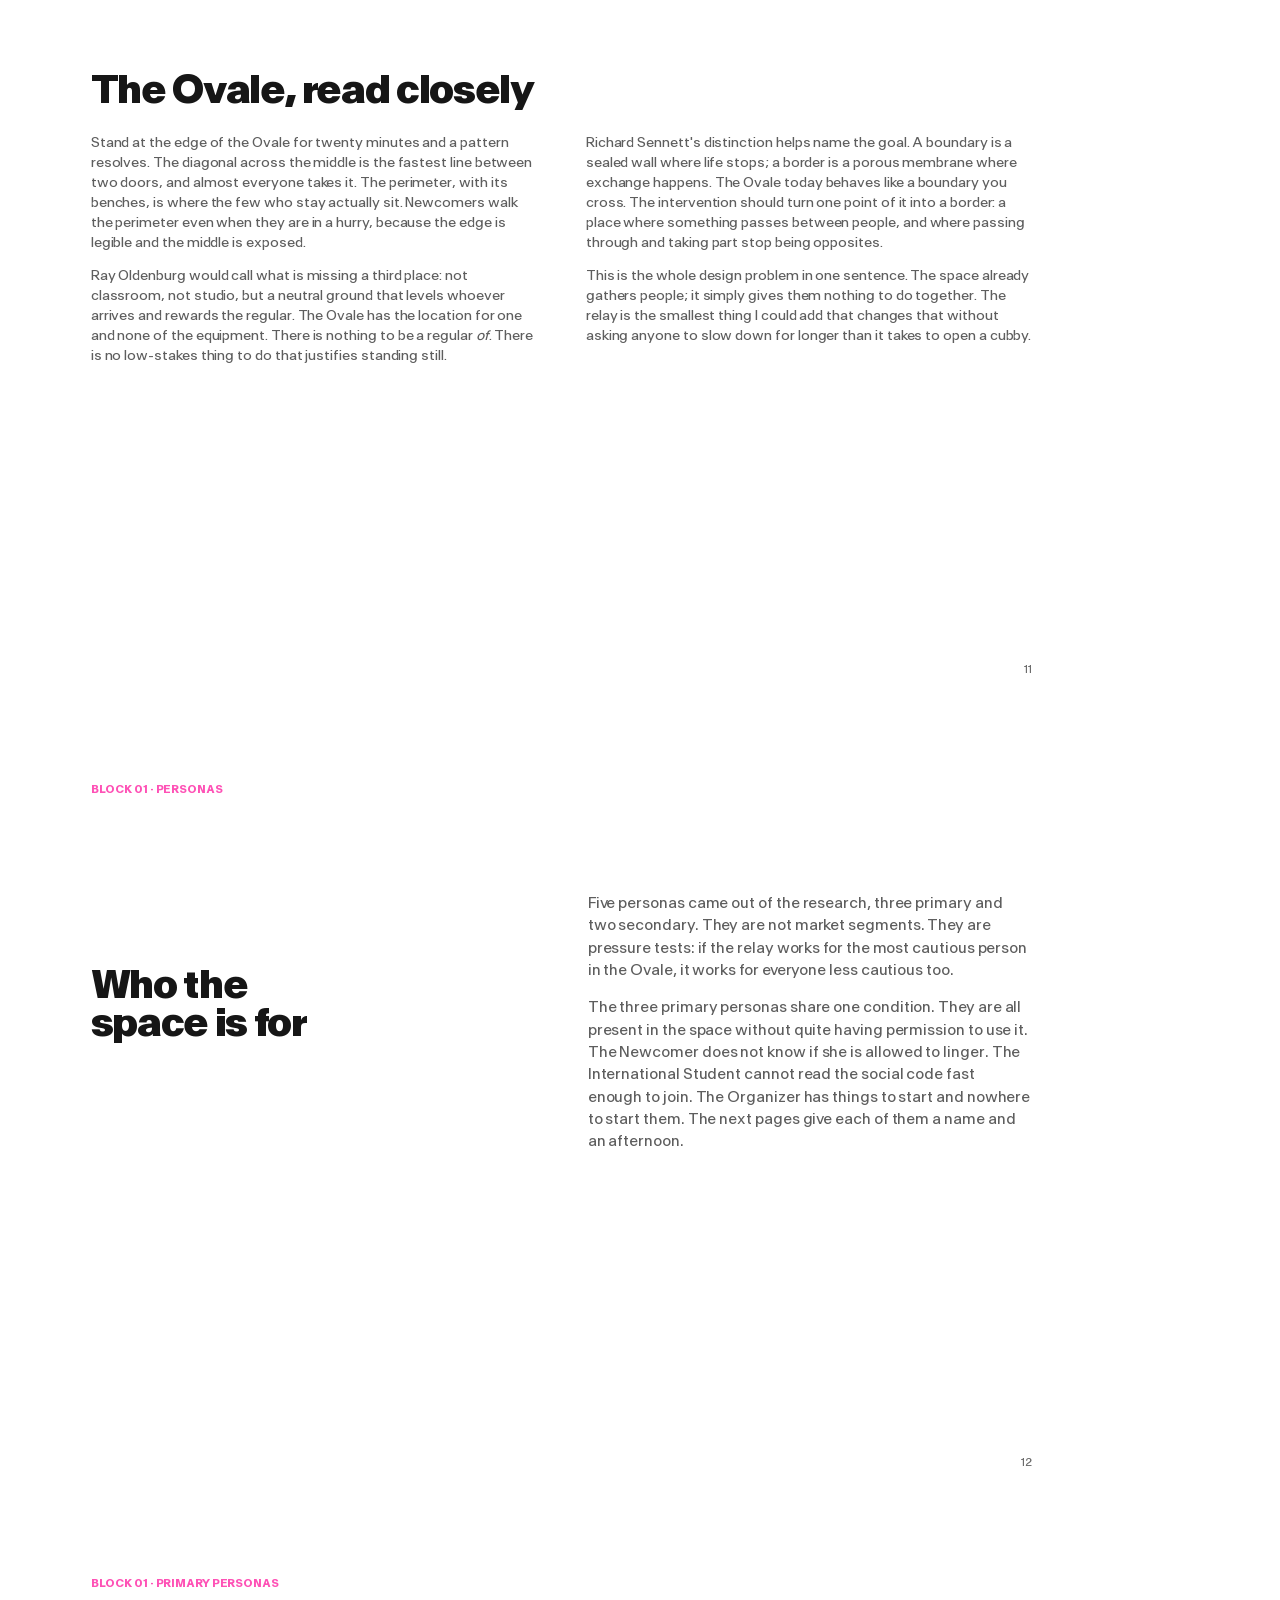
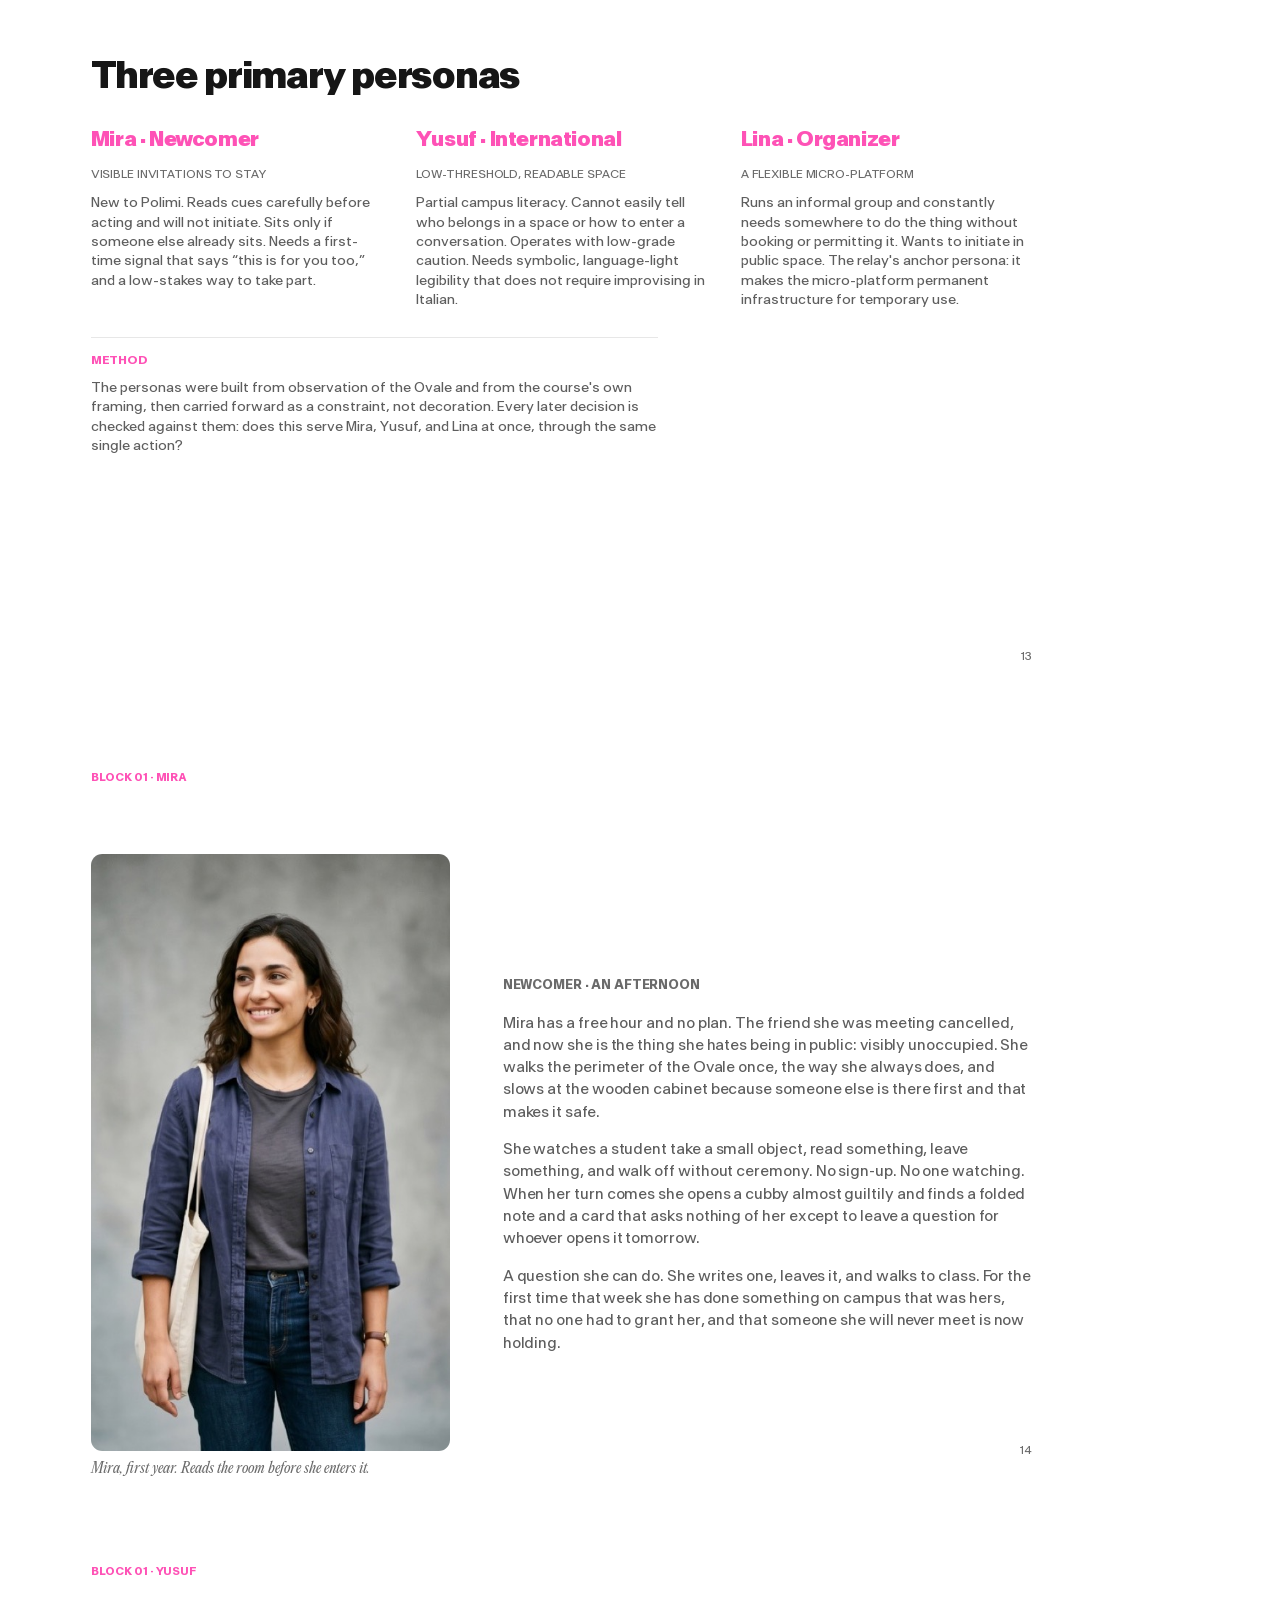
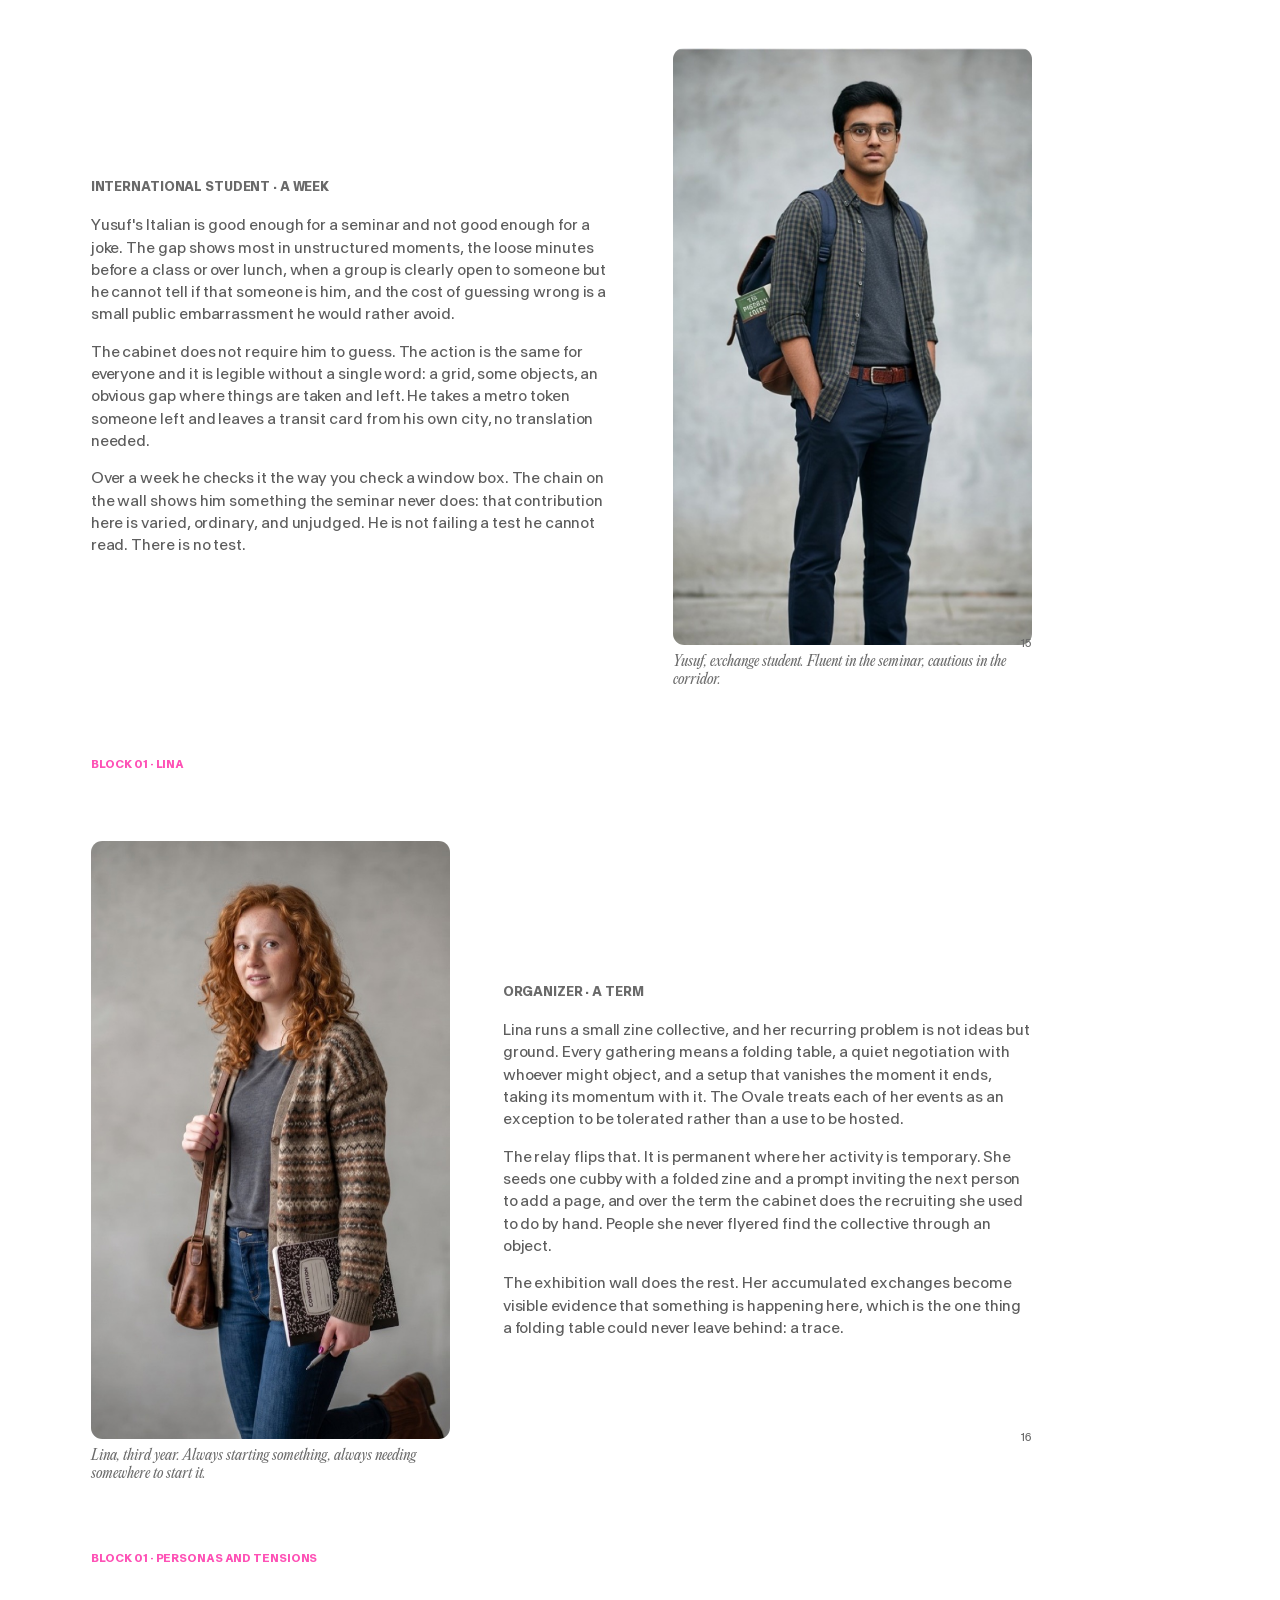
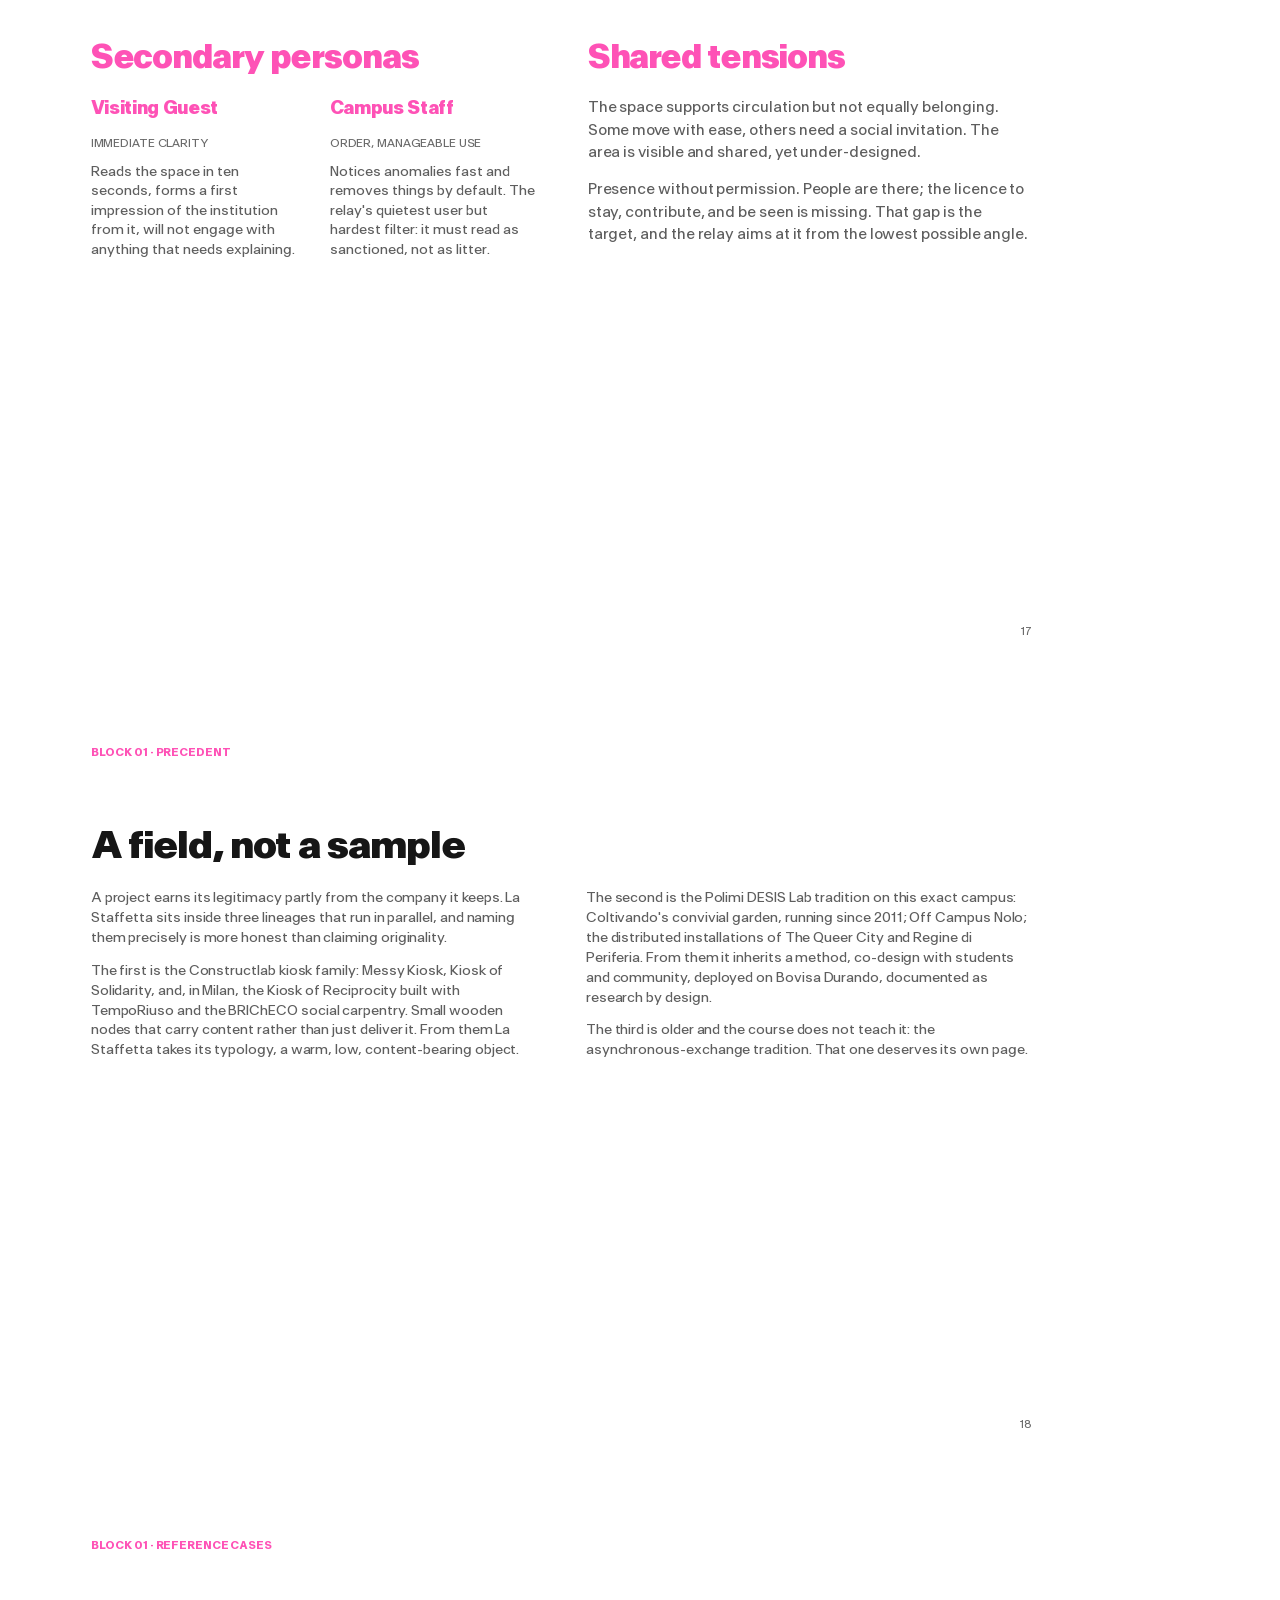
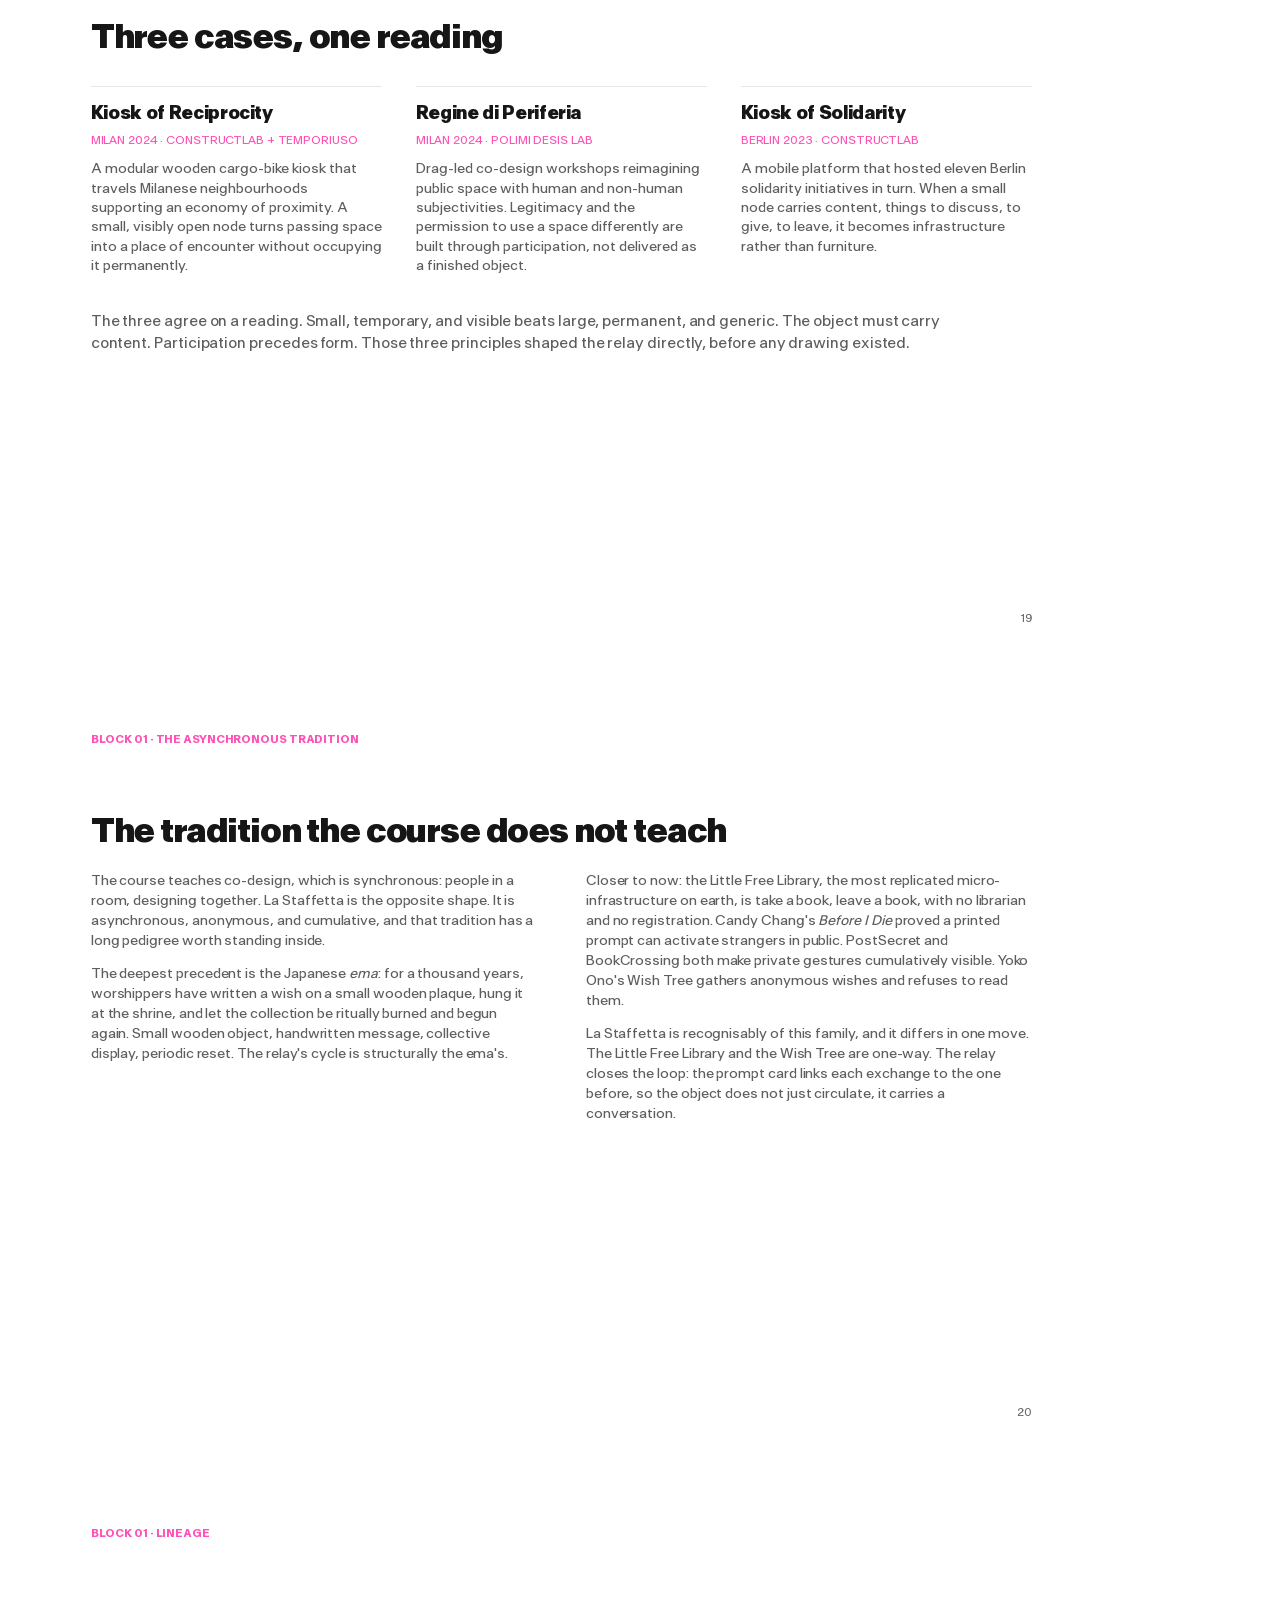
<file: booklet/booklet.html>
<!DOCTYPE html>
<html lang="en">
<head>
<meta charset="UTF-8" />
<title>La Staffetta · The Relay · Booklet</title>
<style>
  /* ============================================================
     La Staffetta · design system (shared with the slides)
     Canonical spec: 04_deliverables/DESIGN_SYSTEM.md
     A4 landscape, print -> PDF via weasyprint.
     - Antarctica Beta VAR (sans) for everything structural.
     - Editorial New (serif italic) for small accents only: captions,
       card translations, pull-quote ties, sub-labels, the bibliography.
       Never body, never headings.
     - Magenta #FE52B6 is the single accent, earned not decorative:
       headings are ink by default; magenta heads are occasional.
     - Body copy is softened ink (--body), never near-black.
     - Letter-spacing always negative. No em dashes. No drop caps.
     Fonts are embedded so the PDF renders identically anywhere.
     ============================================================ */
  @page { size: 297mm 210mm; margin: 0; }
  * { margin:0; padding:0; box-sizing:border-box; }
  /* Self-hosted brand fonts — embedded so the PDF/print renders identically anywhere. */
  @font-face{font-family:"Antarctica Beta VAR";src:url("fonts/AntarcticaBetaVAR-Regular.ttf") format("truetype");font-weight:100 900;font-style:normal;font-display:swap;}
  @font-face{font-family:"Editorial New";src:url("fonts/EditorialNew-Regular.ttf") format("truetype");font-weight:300 550;font-style:normal;font-display:swap;}
  @font-face{font-family:"Editorial New";src:url("fonts/EditorialNew-Italic.ttf") format("truetype");font-weight:300 550;font-style:italic;font-display:swap;}
  @font-face{font-family:"Editorial New";src:url("fonts/EditorialNew-Bold.ttf") format("truetype");font-weight:600 800;font-style:normal;font-display:swap;}
  @font-face{font-family:"Editorial New Medium";src:url("fonts/EditorialNew-Regular.ttf") format("truetype");font-weight:300 600;font-style:normal;font-display:swap;}
  :root{
    --magenta:#FE52B6; --magenta-tint:#FFE4F3; --magenta-deep:#d62f93;
    --ink:#161616; --body:#5e5e5e; --grey:#6a6a6a; --line:#e7e7e7; --cream:#f7f1e8;
    --display:"Antarctica Beta VAR","Arial Narrow",sans-serif;
    --serif:"Editorial New",Georgia,serif;
    --sans:"Antarctica Beta VAR","Helvetica Neue",Arial,sans-serif;
  }
  html{ -webkit-print-color-adjust:exact; print-color-adjust:exact; }
  body{ font-family:var(--sans); color:var(--ink); counter-reset:pno; }
  .page{ width:297mm; height:210mm; page-break-after:always; position:relative; overflow:hidden; background:#fff; padding:22mm 24mm; counter-increment:pno; }
  .page:last-child{ page-break-after:auto; }

  .display{ font-family:var(--display); font-weight:800; font-variation-settings:"wght" 800; letter-spacing:-0.04em; line-height:0.98; }
  .mag{ color:var(--magenta); }
  .eyebrow{ font-family:var(--sans); font-weight:700; font-variation-settings:"wght" 700; font-size:9pt; letter-spacing:-0.01em; text-transform:uppercase; color:var(--magenta); white-space:nowrap; }
  .eyebrow.ink{ color:var(--ink); }
  .pageno{ position:absolute; bottom:14mm; right:24mm; font-family:var(--sans); font-size:8pt; color:var(--grey); letter-spacing:-0.01em; }
  .pageno::before{ content: counter(pno, decimal-leading-zero); }
  .running{ position:absolute; top:14mm; left:24mm; font-family:var(--sans); font-weight:700; font-variation-settings:"wght" 700; font-size:8pt; letter-spacing:-0.01em; text-transform:uppercase; color:var(--magenta); white-space:nowrap; }

  h2.sec{ font-family:var(--display); font-weight:800; font-variation-settings:"wght" 800; letter-spacing:-0.035em; color:var(--magenta); font-size:34pt; line-height:1.0; margin-bottom:6mm; }
  h2.sec.ink{ color:var(--ink); }
  p.body{ font-family:var(--sans); color:var(--body); font-size:11pt; line-height:1.52; max-width:150mm; letter-spacing:-0.005em; }
  p.body + p.body{ margin-top:4mm; }
  .lede{ font-family:var(--sans); color:var(--body); font-size:14pt; line-height:1.46; letter-spacing:-0.01em; }
  .kicker{ font-family:var(--sans); font-weight:700; font-variation-settings:"wght" 700; font-size:9pt; letter-spacing:-0.01em; text-transform:uppercase; color:var(--grey); margin-bottom:5mm; white-space:nowrap; }

  /* multi-column reading flow (the magazine feel that sets the booklet apart from slides) */
  .flow2{ column-count:2; column-gap:13mm; margin-top:6mm; }
  .flow3{ column-count:3; column-gap:10mm; margin-top:6mm; }
  .flow2 p, .flow3 p{ font-family:var(--sans); color:var(--body); font-size:10pt; line-height:1.5; letter-spacing:-0.005em; margin-bottom:3.4mm; break-inside:avoid-column; }
  .flow2 p.first, .flow3 p.first{ margin-top:0; }
  /* paragraphs that balance into the top of a column must not carry a top margin,
     or the columns start at different heights (the page-08 misalignment). */
  .flow2 p.body + p.body, .flow3 p.body + p.body{ margin-top:0; }
  .mark{ color:var(--magenta); font-weight:600; font-variation-settings:"wght" 600; }

  /* pull statement */
  .pull{ font-family:var(--display); font-weight:800; font-variation-settings:"wght" 800; letter-spacing:-0.03em; color:var(--magenta); font-size:30pt; line-height:1.08; }
  .pull.serif{ font-family:var(--sans); font-weight:500; font-variation-settings:"wght" 500; color:var(--ink); letter-spacing:-0.02em; }

  /* cover */
  .cover{ display:flex; flex-direction:column; justify-content:center; padding:30mm 26mm; }
  .cover .ttl{ font-size:74pt; }
  .cover .sub{ font-family:var(--display); font-weight:500; font-variation-settings:"wght" 500; font-size:20pt; letter-spacing:-0.02em; margin-top:5mm; }
  .cover .claim{ font-family:var(--sans); font-weight:500; font-variation-settings:"wght" 500; font-size:21pt; line-height:1.32; letter-spacing:-0.02em; margin-top:13mm; max-width:200mm; }
  .kw{ display:flex; flex-wrap:wrap; gap:2.5mm; margin-top:14mm; }
  .kw span{ height:6.4mm; line-height:6.4mm; padding:0 5mm; white-space:nowrap; font-family:var(--sans); font-weight:600; font-variation-settings:"wght" 600; font-size:8.5pt; color:#fff; background:var(--magenta); border-radius:3mm; letter-spacing:-0.01em; }

  /* full-bleed magenta divider */
  .divider{ background:var(--magenta); display:flex; flex-direction:column; justify-content:center; padding:30mm 26mm; }
  .divider .num{ font-family:var(--sans); font-weight:700; font-variation-settings:"wght" 700; font-size:12pt; letter-spacing:-0.01em; color:rgba(255,255,255,0.8); }
  .divider .ttl{ font-family:var(--display); font-weight:800; font-variation-settings:"wght" 800; letter-spacing:-0.04em; color:#fff; font-size:80pt; line-height:0.96; margin-top:6mm; }
  .divider .sub{ font-family:var(--display); font-weight:500; font-variation-settings:"wght" 500; font-size:18pt; color:#fff; letter-spacing:-0.02em; margin-top:5mm; }
  .divider .abs{ font-family:var(--sans); color:#fff; font-size:12pt; line-height:1.52; max-width:170mm; margin-top:14mm; opacity:0.96; }
  .divider .ix{ margin-top:12mm; display:flex; gap:7mm; flex-wrap:wrap; }
  .divider .ix span{ font-family:var(--sans); font-size:9pt; letter-spacing:-0.01em; color:rgba(255,255,255,0.85); text-transform:uppercase; white-space:nowrap; }

  /* full-bleed visual page (embed figma exports / renders) */
  .visual{ padding:0; }
  .visual img{ width:100%; height:100%; object-fit:contain; background:#fff; }
  .visual.cover-img img{ object-fit:cover; }
  .vcap{ position:absolute; left:24mm; bottom:13mm; font-family:var(--serif); font-style:italic; font-size:10pt; color:var(--grey); background:rgba(255,255,255,0.9); padding:1.5mm 3.5mm; border-radius:1.5mm; }

  /* moodboard: native flex layout of high-res photos (weasyprint-reliable; replaces baked low-res screenshots) */
  .mbrow{ display:flex; flex-wrap:wrap; gap:5mm; margin-top:8mm; }
  .mbcell{ border-radius:2mm; overflow:hidden; background:var(--magenta-tint); }
  .mbcell img{ width:100%; height:100%; object-fit:cover; display:block; }

  /* image + text split */
  .split{ display:flex; gap:14mm; align-items:flex-start; }
  .split.center{ align-items:center; }
  .split .col{ flex:1; min-width:0; }
  .split .col.narrow{ flex:0 0 95mm; }
  .imgframe{ width:100%; border-radius:3mm; overflow:hidden; }
  .imgframe img{ width:100%; display:block; }
  .portrait{ width:100%; height:158mm; border-radius:3mm; overflow:hidden; }
  .portrait img{ width:100%; height:100%; object-fit:cover; }
  .cap{ font-family:var(--serif); font-style:italic; font-size:10pt; line-height:1.35; color:var(--grey); margin-top:2.5mm; }

  /* persona / case grids */
  .grid3{ display:grid; grid-template-columns:1fr 1fr 1fr; gap:9mm; margin-top:8mm; }
  .grid2{ display:grid; grid-template-columns:1fr 1fr; gap:9mm; margin-top:8mm; }
  .pcell .pname{ font-family:var(--display); font-weight:800; font-variation-settings:"wght" 800; font-size:15pt; letter-spacing:-0.02em; color:var(--ink); }
  .pcell .pneed{ font-family:var(--sans); font-size:8.5pt; letter-spacing:-0.01em; text-transform:uppercase; color:var(--magenta); margin:1.5mm 0 3mm; }
  .pcell .pbody{ font-family:var(--sans); font-size:10pt; line-height:1.46; color:var(--body); }
  .pcell{ border-top:1px solid var(--line); padding-top:4mm; }
  /* persona cards: pink name, no rule above, more air before the need-label */
  .personas .pcell{ border-top:none; padding-top:0; }
  .personas .pname{ color:var(--magenta); }
  .personas .pneed{ margin-top:3.5mm; color:var(--grey); }

  /* big statement */
  .statement{ display:flex; align-items:center; }
  .statement .big{ font-family:var(--display); font-weight:800; font-variation-settings:"wght" 800; letter-spacing:-0.04em; color:var(--magenta); font-size:48pt; line-height:1.05; max-width:235mm; }

  /* quotes */
  .quotes{ margin-top:6mm; }
  .quote{ border-top:1px solid var(--line); padding:6mm 0; }
  .quote .q{ font-family:var(--sans); font-weight:500; font-variation-settings:"wght" 500; font-size:14pt; line-height:1.42; letter-spacing:-0.015em; color:var(--ink); max-width:235mm; }
  .quote .a{ font-family:var(--sans); font-size:9pt; color:var(--magenta); margin-top:3mm; letter-spacing:-0.01em; font-weight:600; font-variation-settings:"wght" 600; }
  .quote .tie{ font-family:var(--serif); font-style:italic; font-size:10.5pt; color:var(--grey); margin-top:2mm; max-width:235mm; }

  /* design-note callout */
  .note{ border-top:1px solid var(--line); padding-top:4mm; margin-top:7mm; max-width:150mm; }
  .note .nh{ font-family:var(--sans); font-weight:700; font-variation-settings:"wght" 700; font-size:8.5pt; letter-spacing:-0.01em; text-transform:uppercase; color:var(--magenta); margin-bottom:2.5mm; }
  .note p{ font-family:var(--sans); color:var(--body); font-size:10pt; line-height:1.46; }

  /* prompt-card list (line-divided, no repeated boxes) */
  .cardline{ margin-top:5mm; }
  .cardrow{ display:grid; grid-template-columns:12mm 1fr 58mm; gap:7mm; border-top:1px solid var(--line); padding:2.3mm 0; break-inside:avoid; align-items:baseline; }
  .cardrow .cn{ font-family:var(--display); font-weight:800; font-variation-settings:"wght" 800; font-size:17pt; color:var(--magenta); letter-spacing:-0.02em; }
  .cardrow .ce{ font-family:var(--sans); color:var(--ink); font-size:9.5pt; line-height:1.34; letter-spacing:-0.005em; }
  .cardrow .ci{ font-family:var(--serif); font-style:italic; font-size:8.5pt; line-height:1.26; color:var(--grey); }

  /* single hero prompt card object */
  .specimen{ width:104mm; border:2px solid var(--magenta); border-radius:4mm; padding:10mm 9mm; background:#fff; }
  .specimen .sl{ font-family:var(--sans); font-weight:700; font-variation-settings:"wght" 700; font-size:8pt; letter-spacing:-0.01em; text-transform:uppercase; color:var(--magenta); }
  .specimen .se{ font-family:var(--sans); font-weight:500; font-variation-settings:"wght" 500; font-size:13pt; line-height:1.36; letter-spacing:-0.01em; margin-top:5mm; }
  .specimen .si{ font-family:var(--serif); font-style:italic; font-size:11pt; line-height:1.32; color:var(--grey); margin-top:4mm; }
  .specimen .snum{ font-family:var(--sans); font-size:8pt; color:var(--grey); margin-top:7mm; letter-spacing:-0.01em; }

  /* contents */
  .toc{ margin-top:5mm; column-count:2; column-gap:16mm; }
  .toc .row{ display:flex; align-items:baseline; border-bottom:1px solid var(--line); padding:1.4mm 0; break-inside:avoid; gap:4mm; }
  .toc .t{ flex:1 1 auto; font-family:var(--sans); font-size:9.5pt; letter-spacing:-0.01em; }
  .toc .n{ flex:0 0 auto; font-family:var(--sans); font-size:9.5pt; color:var(--magenta); font-weight:700; font-variation-settings:"wght" 700; }
  .toc .blk{ font-family:var(--sans); font-weight:700; font-variation-settings:"wght" 700; font-size:8.5pt; letter-spacing:-0.01em; text-transform:uppercase; color:var(--magenta); margin:3.5mm 0 1mm; break-inside:avoid; }
  .toc .blk.first{ margin-top:0; }

  /* references */
  .refs{ column-count:2; column-gap:16mm; margin-top:6mm; }
  .refs p{ font-family:var(--serif); font-size:9pt; line-height:1.4; margin-bottom:2.5mm; break-inside:avoid; color:var(--ink); }
  .credits{ font-family:var(--sans); font-size:9pt; color:var(--grey); line-height:1.6; }

  .lblrow{ display:flex; gap:5mm; flex-wrap:wrap; margin-top:7mm; }
  .lblrow .l{ font-family:var(--sans); font-weight:600; font-variation-settings:"wght" 600; font-size:9pt; letter-spacing:-0.01em; color:var(--magenta); border:1px solid var(--magenta); border-radius:20pt; padding:1.6mm 4mm; }
</style>
</head>
<body>

<!-- ============ FRONT MATTER ============ -->

<!-- 1 · COVER -->
<section class="page cover">
  <div class="eyebrow">TIUS 2026 · Politecnico di Milano · School of Design</div>
  <div class="display ttl">La Staffetta <span class="mag">·</span><br>The Relay</div>
  <div class="sub">A chain of micro-exchanges in the Ovale.</div>
  <div class="claim">Belonging is not about being invited to stay.<br><span class="mag">It is about having a reason to return.</span></div>
  <div class="kw"><span>reciprocity</span><span>exchange</span><span>ritual</span><span>encounter</span><span>collective memory</span></div>
</section>

<!-- 2 · COLOPHON -->
<section class="page">
  <div class="running">Colophon</div>
  <div style="margin-top:30mm; max-width:182mm;">
    <p class="lede">A booklet on a small wooden cabinet that turns strangers into temporary neighbours, set in the Ovale at Campus Durando.</p>
    <div style="margin-top:14mm; display:grid; grid-template-columns:46mm 1fr; gap:4.5mm 8mm; font-family:var(--sans); color:var(--body); font-size:10pt; line-height:1.5;">
      <div style="color:var(--magenta); font-weight:700; font-variation-settings:'wght' 700;">Course</div><div>Temporary and Inclusive Urban Solutions (TIUS), elective, School of Design.</div>
      <div style="color:var(--magenta); font-weight:700; font-variation-settings:'wght' 700;">Sub-theme</div><div>Democracy, Togetherness and Civicness.</div>
      <div style="color:var(--magenta); font-weight:700; font-variation-settings:'wght' 700;">Author</div><div>Efe Eren Can Bakır.</div>
      <div style="color:var(--magenta); font-weight:700; font-variation-settings:'wght' 700;">Course team</div><div>Ambra Borin, Elena Giunta, Marco Biferale.</div>
      <div style="color:var(--magenta); font-weight:700; font-variation-settings:'wght' 700;">Lab</div><div>Polimi DESIS Lab.</div>
      <div style="color:var(--magenta); font-weight:700; font-variation-settings:'wght' 700;">Site</div><div>Campus Durando, Bovisa, Milano. The Ovale.</div>
      <div style="color:var(--magenta); font-weight:700; font-variation-settings:'wght' 700;">Deliverables</div><div>This booklet, a synthetic slide deck, and a final design proposal with an interactive digital twin.</div>
    </div>
  </div>
  <div class="pageno"></div>
</section>

<!-- 3 · CONTENTS -->
<section class="page">
  <div class="running">Contents</div>
  <h2 class="sec" style="margin-top:8mm; font-size:30pt;">Contents</h2>
  <div class="toc">
    <div class="blk first">Front</div>
    <div class="row"><span class="t">How to read this booklet</span><span class="n">04</span></div>
    <div class="row"><span class="t">A scene in the Ovale</span><span class="n">05</span></div>
    <div class="blk">Block 01 · Research</div>
    <div class="row"><span class="t">The brief, in my words</span><span class="n">08</span></div>
    <div class="row"><span class="t">Manifesto</span><span class="n">09</span></div>
    <div class="row"><span class="t">The Ovale, read closely</span><span class="n">11</span></div>
    <div class="row"><span class="t">Mira, Yusuf, Lina</span><span class="n">14</span></div>
    <div class="row"><span class="t">A field, not a sample</span><span class="n">18</span></div>
    <div class="row"><span class="t">The asynchronous tradition</span><span class="n">20</span></div>
    <div class="row"><span class="t">Lineage: BO LEGGE</span><span class="n">21</span></div>
    <div class="blk">Block 02 · Concept</div>
    <div class="row"><span class="t">Three doors</span><span class="n">24</span></div>
    <div class="row"><span class="t">La Staffetta</span><span class="n">29</span></div>
    <div class="row"><span class="t">Designing the cabinet</span><span class="n">34</span></div>
    <div class="row"><span class="t">The prompt card</span><span class="n">39</span></div>
    <div class="blk">Block 03 · Development</div>
    <div class="row"><span class="t">The relay as a system</span><span class="n">43</span></div>
    <div class="row"><span class="t">The journey, the chain</span><span class="n">48</span></div>
    <div class="row"><span class="t">A plan in three modes</span><span class="n">51</span></div>
    <div class="row"><span class="t">The digital twin, the 3D</span><span class="n">52</span></div>
    <div class="row"><span class="t">It could be built</span><span class="n">54</span></div>
    <div class="blk">Closing</div>
    <div class="row"><span class="t">Three texts, one position</span><span class="n">56</span></div>
    <div class="row"><span class="t">What the relay taught me</span><span class="n">58</span></div>
    <div class="row"><span class="t">References, credits</span><span class="n">60</span></div>
  </div>
  <div class="pageno"></div>
</section>

<!-- 4 · HOW TO READ THIS BOOKLET -->
<section class="page">
  <div class="running">How to read this</div>
  <div class="split" style="margin-top:20mm;">
    <div class="col">
      <h2 class="sec" style="font-size:30pt;">How to read<br>this booklet</h2>
    </div>
    <div class="col">
      <p class="body" style="margin-top:3mm;">There are three deliverables in this project, and they are not the same document at three lengths. The slide deck is the argument, made quickly, out loud. The final project is the artefact, made to be touched. This booklet is the long form: the place where the project is allowed to think.</p>
      <p class="body">So this is not a transcript of the slides. Where the deck states a conclusion, the booklet earns it. The personas become people with afternoons. The three concepts I did not choose are given their full hearing before I close them. The cabinet is taken apart and explained. The theory is argued rather than quoted.</p>
      <p class="body">Read it as a companion to the artefact, not a manual for it. The relay is small on purpose. This booklet is the record of how much thinking a small thing can hold.</p>
    </div>
  </div>
  <div class="pageno"></div>
</section>

<!-- 5 · FOREWORD SCENE (narrative opening) -->
<section class="page">
  <div class="running">Foreword</div>
  <div class="split center" style="margin-top:16mm;">
    <div class="col">
      <div class="kicker">A scene in the Ovale</div>
      <p class="body" style="font-size:12pt; line-height:1.55;">It is late October. Mira is in her second week at Campus Durando, still learning which doors lead where, still eating lunch alone. She has walked past the wooden grid in the Ovale four or five times without stopping. Today she stops.</p>
      <p class="body" style="font-size:12pt; line-height:1.55;">She lifts a small folded paper from one of the cubbies. As it comes loose, a card slides forward into the gap, printed on cream stock with a thin magenta edge: <span class="mark">“Someone made this with attention. Leave something made with the same attention.”</span> The paper opens into a hand-drawn map of a quiet corner near building B7.</p>
      <p class="body" style="font-size:12pt; line-height:1.55;">Mira smiles. She tears a page from her notebook, sketches the route she takes home through Bovisa, and sets it in the cubby she just emptied. A week later, passing a wall beside the stations, she finds her sketch pinned in a row with three others. She did not have to introduce herself to anyone to belong here.</p>
    </div>
    <div class="col narrow">
      <div class="portrait"><img loading="lazy" src="img/scene.jpg" alt="The Ovale at Campus Durando, the Relay Cabinet on the path beside a bench" /></div>
      <div class="cap">The Ovale, late afternoon. The cabinet sits on the perimeter path, facing the sun, beside an existing bench.</div>
    </div>
  </div>
  <div class="pageno"></div>
</section>

<!-- 6 · FOREWORD PULL -->
<section class="page statement" style="justify-content:center;">
  <div>
    <div class="eyebrow">What the scene is doing</div>
    <div class="pull serif" style="margin-top:8mm; font-size:33pt; max-width:235mm;">No app opened. No stranger spoken to. No permission asked. One small object changed hands, and a transitional corridor briefly became a place that <span class="mag">remembered her</span>.</div>
  </div>
  <div class="pageno"></div>
</section>

<!-- ============ BLOCK 01 ============ -->

<!-- 7 · BLOCK 01 DIVIDER -->
<section class="page divider">
  <div class="num">BLOCK 01</div>
  <div class="ttl">Inspirational &amp;<br>Contextual<br>Research</div>
  <div class="abs">The assigned topic and how I read it. A manifesto, the chosen site read closely, the people the space is for, the field of precedent the project belongs to, and the local lineage it extends.</div>
  <div class="ix"><span>Manifesto</span><span>The Ovale</span><span>Personas</span><span>Precedent</span><span>BO LEGGE</span></div>
</section>

<!-- 8 · THE BRIEF IN MY WORDS -->
<section class="page">
  <div class="running">Block 01 · The brief</div>
  <h2 class="sec ink" style="margin-top:14mm; font-size:30pt;">The brief, in my words</h2>
  <div class="flow2" style="column-count:2;">
    <p class="body first" style="max-width:none;">TIUS asks for temporary and inclusive urban solutions, and gives the work a sub-theme: democracy, togetherness, and civicness. The course, taught inside the Polimi DESIS Lab, has a particular grain. It treats the city as something already in daily transformation, and it treats the designer not as an author who imposes a finished object but as a facilitator who makes a better interaction more likely, then steps back.</p>
    <p class="body" style="max-width:none;">Davide Fassi, whose <em>Temporary Urban Solutions</em> founds the course, calls these interventions provisional rather than ephemeral. They work here and now, on a single urban interior, and they leave a legacy without occupying. That framing decided the scale of my project before I had a concept. Whatever I made had to be small, removable, and answerable to a real community on a real campus.</p>
    <p class="body" style="max-width:none;">The remote brief sharpened it further. The course team waived the one-to-one spatial prototype and asked instead for a proposal that is graphic, communicative, visual, and interaction-driven. I read that not as a reduction but as a redirection: the work should live in journeys, maps, storyboards, renderings, and a working digital artefact, rather than in plywood. This booklet, the deck, and the interactive twin are that redirection taken seriously.</p>
    <p class="body" style="max-width:none;">So the brief, in my words: take one overlooked corner of Campus Durando and give it a reason to hold people, using the smallest honest intervention I can defend, communicated entirely through design.</p>
  </div>
  <div class="pageno"></div>
</section>

<!-- 9 · MANIFESTO -->
<section class="page">
  <div class="running">Block 01 · Manifesto</div>
  <div style="margin-top:26mm; max-width:218mm;">
    <p class="display" style="font-size:30pt; color:var(--magenta); letter-spacing:-0.03em; line-height:1.12;">Design for a sense of belonging, coexistence, and informal participation.</p>
    <p class="body" style="margin-top:10mm; font-size:13pt;">Togetherness is not the simple sharing of space. It is the real possibility of being present, visible, comfortable, and involved within it.</p>
    <p class="body" style="font-size:13pt;">Campus Durando's transitional spaces organise movement efficiently, but they do not always support staying, meeting, or participating.</p>
    <p class="body" style="font-size:13pt;">Democratic space is built through small but decisive conditions: legibility, invitation, flexibility, comfort, and the permission to stay. A temporary intervention can reveal a hidden barrier and activate an overlooked place.</p>
  </div>
  <div class="pageno"></div>
</section>

<!-- 10 · THE OVALE -->
<section class="page">
  <div class="running">Block 01 · The Ovale</div>
  <div class="split" style="margin-top:18mm;">
    <div class="col">
      <h2 class="sec">The Ovale</h2>
      <p class="body">An oval transitional space at the heart of Campus Durando. People pass through it constantly, sometimes stop, rarely linger.</p>
      <p class="body">It is socially active but weakly structured. It offers visibility but not always invitation. You can see others use the space, yet the space itself proposes nothing for you to do.</p>
      <p class="body">It reveals the tension the whole project turns on: the difference between <span class="mag">circulation</span> and <span class="mag">belonging</span>. Efficient as a corridor, ambiguous as a place. A small gesture here reaches many people without rerouting anyone.</p>
    </div>
    <div class="col">
      <div class="imgframe"><img loading="lazy" src="img/ovale-good.jpg" alt="The Ovale at Campus Durando" /></div>
      <div class="cap">The Ovale: open, sunlit, surrounded by the campus buildings. Heavily walked, lightly inhabited.</div>
    </div>
  </div>
  <div class="pageno"></div>
</section>

<!-- 11 · THE OVALE READ CLOSELY -->
<section class="page">
  <div class="running">Block 01 · Reading the site</div>
  <h2 class="sec ink" style="margin-top:14mm; font-size:29pt;">The Ovale, read closely</h2>
  <div class="flow2">
    <p class="body first" style="max-width:none;">Stand at the edge of the Ovale for twenty minutes and a pattern resolves. The diagonal across the middle is the fastest line between two doors, and almost everyone takes it. The perimeter, with its benches, is where the few who stay actually sit. Newcomers walk the perimeter even when they are in a hurry, because the edge is legible and the middle is exposed.</p>
    <p class="body" style="max-width:none;">Ray Oldenburg would call what is missing a third place: not classroom, not studio, but a neutral ground that levels whoever arrives and rewards the regular. The Ovale has the location for one and none of the equipment. There is nothing to be a regular <em>of</em>. There is no low-stakes thing to do that justifies standing still.</p>
    <p class="body" style="max-width:none;">Richard Sennett's distinction helps name the goal. A boundary is a sealed wall where life stops; a border is a porous membrane where exchange happens. The Ovale today behaves like a boundary you cross. The intervention should turn one point of it into a border: a place where something passes between people, and where passing through and taking part stop being opposites.</p>
    <p class="body" style="max-width:none;">This is the whole design problem in one sentence. The space already gathers people; it simply gives them nothing to do together. The relay is the smallest thing I could add that changes that without asking anyone to slow down for longer than it takes to open a cubby.</p>
  </div>
  <div class="pageno"></div>
</section>

<!-- 12 · WHO THE SPACE IS FOR (intro) -->
<section class="page">
  <div class="running">Block 01 · Personas</div>
  <div class="split center" style="margin-top:18mm;">
    <div class="col">
      <h2 class="sec ink" style="font-size:29pt;">Who the<br>space is for</h2>
    </div>
    <div class="col">
      <p class="body" style="margin-top:3mm;">Five personas came out of the research, three primary and two secondary. They are not market segments. They are pressure tests: if the relay works for the most cautious person in the Ovale, it works for everyone less cautious too.</p>
      <p class="body">The three primary personas share one condition. They are all present in the space without quite having permission to use it. The Newcomer does not know if she is allowed to linger. The International Student cannot read the social code fast enough to join. The Organizer has things to start and nowhere to start them. The next pages give each of them a name and an afternoon.</p>
    </div>
  </div>
  <div class="pageno"></div>
</section>

<!-- 13 · PRIMARY PERSONAS GRID -->
<section class="page">
  <div class="running">Block 01 · Primary personas</div>
  <h2 class="sec ink" style="margin-top:14mm; font-size:27pt;">Three primary personas</h2>
  <div class="grid3 personas">
    <div class="pcell">
      <div class="pname">Mira · Newcomer</div>
      <div class="pneed">Visible invitations to stay</div>
      <div class="pbody">New to Polimi. Reads cues carefully before acting and will not initiate. Sits only if someone else already sits. Needs a first-time signal that says “this is for you too,” and a low-stakes way to take part.</div>
    </div>
    <div class="pcell">
      <div class="pname">Yusuf · International</div>
      <div class="pneed">Low-threshold, readable space</div>
      <div class="pbody">Partial campus literacy. Cannot easily tell who belongs in a space or how to enter a conversation. Operates with low-grade caution. Needs symbolic, language-light legibility that does not require improvising in Italian.</div>
    </div>
    <div class="pcell">
      <div class="pname">Lina · Organizer</div>
      <div class="pneed">A flexible micro-platform</div>
      <div class="pbody">Runs an informal group and constantly needs somewhere to do the thing without booking or permitting it. Wants to initiate in public space. The relay's anchor persona: it makes the micro-platform permanent infrastructure for temporary use.</div>
    </div>
  </div>
  <div class="note">
    <div class="nh">Method</div>
    <p>The personas were built from observation of the Ovale and from the course's own framing, then carried forward as a constraint, not decoration. Every later decision is checked against them: does this serve Mira, Yusuf, and Lina at once, through the same single action?</p>
  </div>
  <div class="pageno"></div>
</section>

<!-- 14 · MIRA VIGNETTE -->
<section class="page">
  <div class="running">Block 01 · Mira</div>
  <div class="split center" style="margin-top:14mm;">
    <div class="col narrow">
      <div class="portrait"><img loading="lazy" src="img/mira.jpg" alt="Mira, the Newcomer" /></div>
      <div class="cap">Mira, first year. Reads the room before she enters it.</div>
    </div>
    <div class="col">
      <div class="kicker">Newcomer · an afternoon</div>
      <p class="body">Mira has a free hour and no plan. The friend she was meeting cancelled, and now she is the thing she hates being in public: visibly unoccupied. She walks the perimeter of the Ovale once, the way she always does, and slows at the wooden cabinet because someone else is there first and that makes it safe.</p>
      <p class="body">She watches a student take a small object, read something, leave something, and walk off without ceremony. No sign-up. No one watching. When her turn comes she opens a cubby almost guiltily and finds a folded note and a card that asks nothing of her except to leave a question for whoever opens it tomorrow.</p>
      <p class="body">A question she can do. She writes one, leaves it, and walks to class. For the first time that week she has done something on campus that was hers, that no one had to grant her, and that someone she will never meet is now holding.</p>
    </div>
  </div>
  <div class="pageno"></div>
</section>

<!-- 15 · YUSUF VIGNETTE -->
<section class="page">
  <div class="running">Block 01 · Yusuf</div>
  <div class="split center" style="margin-top:14mm;">
    <div class="col">
      <div class="kicker">International student · a week</div>
      <p class="body">Yusuf's Italian is good enough for a seminar and not good enough for a joke. The gap shows most in unstructured moments, the loose minutes before a class or over lunch, when a group is clearly open to someone but he cannot tell if that someone is him, and the cost of guessing wrong is a small public embarrassment he would rather avoid.</p>
      <p class="body">The cabinet does not require him to guess. The action is the same for everyone and it is legible without a single word: a grid, some objects, an obvious gap where things are taken and left. He takes a metro token someone left and leaves a transit card from his own city, no translation needed.</p>
      <p class="body">Over a week he checks it the way you check a window box. The chain on the wall shows him something the seminar never does: that contribution here is varied, ordinary, and unjudged. He is not failing a test he cannot read. There is no test.</p>
    </div>
    <div class="col narrow">
      <div class="portrait"><img loading="lazy" src="img/yusuf.jpg" alt="Yusuf, the International Student" /></div>
      <div class="cap">Yusuf, exchange student. Fluent in the seminar, cautious in the corridor.</div>
    </div>
  </div>
  <div class="pageno"></div>
</section>

<!-- 16 · LINA VIGNETTE -->
<section class="page">
  <div class="running">Block 01 · Lina</div>
  <div class="split center" style="margin-top:14mm;">
    <div class="col narrow">
      <div class="portrait"><img loading="lazy" src="img/lina.jpg" alt="Lina, the Student Organizer" /></div>
      <div class="cap">Lina, third year. Always starting something, always needing somewhere to start it.</div>
    </div>
    <div class="col">
      <div class="kicker">Organizer · a term</div>
      <p class="body">Lina runs a small zine collective, and her recurring problem is not ideas but ground. Every gathering means a folding table, a quiet negotiation with whoever might object, and a setup that vanishes the moment it ends, taking its momentum with it. The Ovale treats each of her events as an exception to be tolerated rather than a use to be hosted.</p>
      <p class="body">The relay flips that. It is permanent where her activity is temporary. She seeds one cubby with a folded zine and a prompt inviting the next person to add a page, and over the term the cabinet does the recruiting she used to do by hand. People she never flyered find the collective through an object.</p>
      <p class="body">The exhibition wall does the rest. Her accumulated exchanges become visible evidence that something is happening here, which is the one thing a folding table could never leave behind: a trace.</p>
    </div>
  </div>
  <div class="pageno"></div>
</section>

<!-- 17 · SECONDARY PERSONAS + TENSIONS -->
<section class="page">
  <div class="running">Block 01 · Personas and tensions</div>
  <div class="split" style="margin-top:16mm;">
    <div class="col">
      <h2 class="sec" style="font-size:24pt;">Secondary personas</h2>
      <div class="grid2 personas" style="margin-top:6mm;">
        <div class="pcell">
          <div class="pname" style="font-size:13pt;">Visiting Guest</div>
          <div class="pneed">Immediate clarity</div>
          <div class="pbody">Reads the space in ten seconds, forms a first impression of the institution from it, will not engage with anything that needs explaining.</div>
        </div>
        <div class="pcell">
          <div class="pname" style="font-size:13pt;">Campus Staff</div>
          <div class="pneed">Order, manageable use</div>
          <div class="pbody">Notices anomalies fast and removes things by default. The relay's quietest user but hardest filter: it must read as sanctioned, not as litter.</div>
        </div>
      </div>
    </div>
    <div class="col">
      <h2 class="sec" style="font-size:24pt;">Shared tensions</h2>
      <p class="body" style="margin-top:6mm;">The space supports circulation but not equally belonging. Some move with ease, others need a social invitation. The area is visible and shared, yet under-designed.</p>
      <p class="body">Presence without permission. People are there; the licence to stay, contribute, and be seen is missing. That gap is the target, and the relay aims at it from the lowest possible angle.</p>
    </div>
  </div>
  <div class="pageno"></div>
</section>

<!-- 18 · A FIELD NOT A SAMPLE -->
<section class="page">
  <div class="running">Block 01 · Precedent</div>
  <h2 class="sec ink" style="margin-top:14mm; font-size:28pt;">A field, not a sample</h2>
  <div class="flow2">
    <p class="body first" style="max-width:none;">A project earns its legitimacy partly from the company it keeps. La Staffetta sits inside three lineages that run in parallel, and naming them precisely is more honest than claiming originality.</p>
    <p class="body" style="max-width:none;">The first is the Constructlab kiosk family: Messy Kiosk, Kiosk of Solidarity, and, in Milan, the Kiosk of Reciprocity built with TempoRiuso and the BRIChECO social carpentry. Small wooden nodes that carry content rather than just deliver it. From them La Staffetta takes its typology, a warm, low, content-bearing object.</p>
    <p class="body" style="max-width:none;">The second is the Polimi DESIS Lab tradition on this exact campus: Coltivando's convivial garden, running since 2011; Off Campus Nolo; the distributed installations of The Queer City and Regine di Periferia. From them it inherits a method, co-design with students and community, deployed on Bovisa Durando, documented as research by design.</p>
    <p class="body" style="max-width:none;">The third is older and the course does not teach it: the asynchronous-exchange tradition. That one deserves its own page.</p>
  </div>
  <div class="pageno"></div>
</section>

<!-- 19 · THREE CASES (the immediate references) -->
<section class="page">
  <div class="running">Block 01 · Reference cases</div>
  <h2 class="sec ink" style="margin-top:14mm; font-size:25pt;">Three cases, one reading</h2>
  <div class="grid3">
    <div class="pcell">
      <div class="pname" style="font-size:13pt;">Kiosk of Reciprocity</div>
      <div class="pneed">Milan 2024 · Constructlab + TempoRiuso</div>
      <div class="pbody">A modular wooden cargo-bike kiosk that travels Milanese neighbourhoods supporting an economy of proximity. A small, visibly open node turns passing space into a place of encounter without occupying it permanently.</div>
    </div>
    <div class="pcell">
      <div class="pname" style="font-size:13pt;">Regine di Periferia</div>
      <div class="pneed">Milan 2024 · Polimi DESIS Lab</div>
      <div class="pbody">Drag-led co-design workshops reimagining public space with human and non-human subjectivities. Legitimacy and the permission to use a space differently are built through participation, not delivered as a finished object.</div>
    </div>
    <div class="pcell">
      <div class="pname" style="font-size:13pt;">Kiosk of Solidarity</div>
      <div class="pneed">Berlin 2023 · Constructlab</div>
      <div class="pbody">A mobile platform that hosted eleven Berlin solidarity initiatives in turn. When a small node carries content, things to discuss, to give, to leave, it becomes infrastructure rather than furniture.</div>
    </div>
  </div>
  <p class="body" style="margin-top:9mm; max-width:235mm;">The three agree on a reading. Small, temporary, and visible beats large, permanent, and generic. The object must carry content. Participation precedes form. Those three principles shaped the relay directly, before any drawing existed.</p>
  <div class="pageno"></div>
</section>

<!-- 20 · THE ASYNCHRONOUS TRADITION -->
<section class="page">
  <div class="running">Block 01 · The asynchronous tradition</div>
  <h2 class="sec ink" style="margin-top:14mm; font-size:25pt;">The tradition the course does not teach</h2>
  <div class="flow2">
    <p class="body first" style="max-width:none;">The course teaches co-design, which is synchronous: people in a room, designing together. La Staffetta is the opposite shape. It is asynchronous, anonymous, and cumulative, and that tradition has a long pedigree worth standing inside.</p>
    <p class="body" style="max-width:none;">The deepest precedent is the Japanese <em>ema</em>: for a thousand years, worshippers have written a wish on a small wooden plaque, hung it at the shrine, and let the collection be ritually burned and begun again. Small wooden object, handwritten message, collective display, periodic reset. The relay's cycle is structurally the ema's.</p>
    <p class="body" style="max-width:none;">Closer to now: the Little Free Library, the most replicated micro-infrastructure on earth, is take a book, leave a book, with no librarian and no registration. Candy Chang's <em>Before I Die</em> proved a printed prompt can activate strangers in public. PostSecret and BookCrossing both make private gestures cumulatively visible. Yoko Ono's Wish Tree gathers anonymous wishes and refuses to read them.</p>
    <p class="body" style="max-width:none;">La Staffetta is recognisably of this family, and it differs in one move. The Little Free Library and the Wish Tree are one-way. The relay closes the loop: the prompt card links each exchange to the one before, so the object does not just circulate, it carries a conversation.</p>
  </div>
  <div class="pageno"></div>
</section>

<!-- 21 · BO LEGGE LINEAGE -->
<section class="page">
  <div class="running">Block 01 · Lineage</div>
  <h2 class="sec ink" style="margin-top:14mm; font-size:27pt;">A local lineage: BO LEGGE</h2>
  <p class="lede" style="margin-top:5mm; max-width:218mm;">The most honest precedent is not international but local. BO LEGGE, a bookcrossing installation run by TIUS students at this same Bovisa campus in 2013 and 2014, under this same course, put books into public circulation. Readers took, readers returned, the neighbourhood became a temporary library.</p>
  <div class="flow2" style="margin-top:7mm;">
    <p class="body first" style="max-width:none;">La Staffetta inherits BO LEGGE's grain and its setting. What it adds is the link. Each exchange connects to the previous one through a prompt card, so the relay is not bookcrossing but chain-making. BO LEGGE moved objects. La Staffetta moves a conversation through objects, between strangers who never meet, and the exhibition wall makes that conversation visible to anyone walking past.</p>
    <p class="body" style="max-width:none;">Acknowledging this is the project's strongest claim to legitimacy, not its weakness. La Staffetta is the third Bovisa instalment in the same object-exchange-as-civic-fabric family, not a one-off import. It extends the school's own tradition. It is also quietly adjacent to Ambra Borin's own research on situated, anonymous-but-located vocabulary, which makes the prompt-card protocol legible inside the lab it would be born into.</p>
  </div>
  <div class="pageno"></div>
</section>

<!-- 22 · INITIAL DIRECTION -->
<section class="page statement">
  <div class="running ink" style="color:var(--magenta);">Block 01 · Direction</div>
  <div class="big">Transitional campus spaces must create a greater sense of belonging, encouraging people to stay and supporting togetherness.</div>
  <div class="pageno"></div>
</section>

<!-- ============ BLOCK 02 ============ -->

<!-- 23 · BLOCK 02 DIVIDER -->
<section class="page divider">
  <div class="num">BLOCK 02</div>
  <div class="ttl">Concept<br>Generation</div>
  <div class="sub">Three doors, and the one I walked through.</div>
  <div class="abs">Three concepts narrowed to one, with the two I closed given their full hearing. Then La Staffetta itself: its name, its claim, its five keywords, the cabinet taken apart, and the card that turns exchange into a chain.</div>
  <div class="ix"><span>Soglia</span><span>Zona Grigia</span><span>La Staffetta</span><span>The cabinet</span><span>The card</span></div>
</section>

<!-- 24 · THREE DOORS -->
<section class="page">
  <div class="running">Block 02 · Ideation</div>
  <h2 class="sec ink" style="margin-top:14mm; font-size:29pt;">Three doors</h2>
  <div class="flow2">
    <p class="body first" style="max-width:none;">Ideation produced three concepts, not one, and they were genuinely different answers rather than three versions of the same idea. Each took the same brief, a transitional campus space that does not invite staying, and pushed on a different lever.</p>
    <p class="body" style="max-width:none;"><span class="mark">Soglia</span> worked on the floor. It asked whether the surface underfoot could tell you what kind of space you are in, slowing your pace and signalling that you may stay.</p>
    <p class="body" style="max-width:none;"><span class="mark">Zona Grigia</span> worked on permission. It asked whether a space could deliberately refuse to declare its purpose, so that everyone is equally uncertain and therefore equally entitled to test it.</p>
    <p class="body" style="max-width:none;"><span class="mark">La Staffetta</span> worked on exchange. It asked what would make a person come back, and answered with a small object passed between strangers across time.</p>
    <p class="body" style="max-width:none;">I did not choose by elimination of weak ideas. All three were strong. I chose the one that carried furthest through the medium this brief actually rewards. The next two pages give Soglia and Zona Grigia the hearing they earned before I explain that choice.</p>
  </div>
  <div class="pageno"></div>
</section>

<!-- 25 · SOGLIA -->
<section class="page">
  <div class="running">Block 02 · Archived concept</div>
  <div class="split" style="margin-top:16mm;">
    <div class="col">
      <h2 class="sec ink" style="font-size:26pt;">Soglia<br><span style="font-family:var(--serif); font-weight:500; font-size:14pt; color:var(--grey); letter-spacing:-0.01em;">Threshold</span></h2>
      <p class="body" style="margin-top:5mm;">A rotating ground installation that rewrites the rules of passing through. The Ovale's surface is periodically transformed: soft tactile zones, coloured markings, textural shifts that physically slow you and signal that you may stay. Not furniture, not walls. The intervention happens under your feet, and reconfigures each week.</p>
      <p class="body"><span class="mark">“When the ground beneath you changes, your pace changes, and so does your willingness to stay.”</span></p>
    </div>
    <div class="col">
      <div class="note" style="margin-top:0;">
        <div class="nh" style="color:var(--ink);">Why I closed it</div>
        <p>Soglia answers a different question from the one I most wanted to answer. It asks how a surface tells you what kind of space you are in, not what makes you come back. And it lives or dies on a sensory, material prototype, exactly the thing a remote, screen-based brief communicates worst. Its weekly-reconfiguration logic and its argument about the body's pace survive into La Staffetta's thinking about ritual and return.</p>
      </div>
    </div>
  </div>
  <div class="pageno"></div>
</section>

<!-- 26 · ZONA GRIGIA -->
<section class="page">
  <div class="running">Block 02 · Archived concept</div>
  <div class="split" style="margin-top:16mm;">
    <div class="col">
      <h2 class="sec ink" style="font-size:26pt;">Zona Grigia<br><span style="font-family:var(--serif); font-weight:500; font-size:14pt; color:var(--grey); letter-spacing:-0.01em;">Gray Zone</span></h2>
      <p class="body" style="margin-top:5mm;">A deliberately ambiguous space that resists single-use classification. A clearly demarcated area with no chairs, no tables, no program, no explanatory signage. Only a visible boundary, a surface, and one rule: it cannot be reserved by any group for more than thirty minutes. People test it, and the space becomes a mirror of the community's latent desires.</p>
      <p class="body"><span class="mark">“The most inclusive spaces are the ones that refuse to tell you what they are for.”</span></p>
    </div>
    <div class="col">
      <div class="note" style="margin-top:0;">
        <div class="nh" style="color:var(--ink);">Why I closed it</div>
        <p>Zona Grigia is the most philosophically pure of the three, and that purity is the risk. A remote brief favours articulated, communicable proposals, and an intentionally undefined project is hard to articulate without contradicting itself. La Staffetta keeps its best idea, that legibility is not the same as prescription, and grounds it in an object you can actually read. The thirty-minute rule, a tiny protocol that shapes behaviour without instruction, survives as the relay's leave-to-take rule.</p>
      </div>
    </div>
  </div>
  <div class="pageno"></div>
</section>

<!-- 27 · WHY LA STAFFETTA + funnel -->
<section class="page visual"><img loading="lazy" src="img/fig-03.png" alt="Concept funnel: three concepts consolidate around La Staffetta" />
  <div class="vcap">Concept funnel. Soglia and Zona Grigia narrow to La Staffetta on four criteria.</div>
</section>

<!-- 28 · WHY LA STAFFETTA (reasons) -->
<section class="page">
  <div class="running">Block 02 · The decision</div>
  <h2 class="sec ink" style="margin-top:14mm; font-size:26pt;">Why La Staffetta</h2>
  <p class="body" style="max-width:235mm;">The brief's constraints, graphic and interaction-driven, no one-to-one prototype, did not weaken the choice. They made it. La Staffetta carries through the work the course is actually asking for, in four ways.</p>
  <div class="grid2" style="margin-top:8mm;">
    <div class="pcell">
      <div class="pname" style="font-size:13pt;">It is service design by nature</div>
      <div class="pbody" style="margin-top:2mm;">Ecosystem maps, actor maps, and user journeys are core artefacts of the relay, not afterthoughts. Block 03's analytical work has an obvious place to go.</div>
    </div>
    <div class="pcell">
      <div class="pname" style="font-size:13pt;">Its medium is storytelling</div>
      <div class="pbody" style="margin-top:2mm;">The chain is a narrative by structure. A storyboard and a photomontage do more for it than a built prototype would, and narrative is what a booklet and a final project carry best.</div>
    </div>
    <div class="pcell">
      <div class="pname" style="font-size:13pt;">The identity extends forward</div>
      <div class="pbody" style="margin-top:2mm;">Signage, prompt cards, station accents, exhibition wall: all already speak the magenta-led visual language Block 01 established. Nothing has to be reinvented.</div>
    </div>
    <div class="pcell">
      <div class="pname" style="font-size:13pt;">Three modes fall out of it</div>
      <div class="pbody" style="margin-top:2mm;">Spatial, service, and VR/AR are not parallel options to pick between. They are three readings of the same artefact, which is exactly the prototyping plan the brief requests.</div>
    </div>
  </div>
  <div class="pageno"></div>
</section>

<!-- 29 · LA STAFFETTA CONCEPT -->
<section class="page">
  <div class="running">Block 02 · La Staffetta</div>
  <div class="split" style="margin-top:16mm;">
    <div class="col">
      <h2 class="sec">La Staffetta</h2>
      <p class="body">A small system of wooden exchange stations embedded in the Ovale. Not a bulletin board but a designed chain reaction. You leave something, a drawing, a note, a recipe, a seed, a small object, and you take something someone else left.</p>
      <p class="body">The catch is the link. When you take an object, you receive a prompt connected to what the previous person left. Two strangers, who never meet, are in conversation through a third thing.</p>
      <p class="body">Over weeks the chains aggregate. Photographs of each exchange are pinned to a temporary wall, where the invisible network of campus encounters becomes legible. The relay is asynchronous, anonymous by default, and cumulative.</p>
    </div>
    <div class="col">
      <div class="imgframe"><img loading="lazy" src="img/cabinet.jpg" alt="The Relay Cabinet, design study" /></div>
      <div class="cap">The Relay Cabinet. Warm larch, magenta painted only on the interior back walls, so an empty cubby reads as invitation.</div>
    </div>
  </div>
  <div class="pageno"></div>
</section>

<!-- 30 · THE NAME, THE CLAIM -->
<section class="page">
  <div class="running">Block 02 · Language</div>
  <h2 class="sec ink" style="margin-top:14mm; font-size:27pt;">The name, the claim</h2>
  <div class="flow2">
    <p class="body first" style="max-width:none;">The title is bilingual on purpose. <span class="mark">La Staffetta</span> carries the Milanese, Polimi texture and names the relay race, the passing of a baton from hand to hand. <span class="mark">The Relay</span> makes that metaphor legible to anyone who picks the booklet up cold. The interpunct keeps them equal, two names for one thing, not an original and its translation.</p>
    <p class="body" style="max-width:none;">The subtitle stays concrete. A chain of micro-exchanges in the Ovale names what the project is and where it is, and resists the pull toward abstraction. The booklet's body can be abstract; the subtitle should anchor.</p>
    <p class="body" style="max-width:none;">The claim is the load-bearing sentence: <span class="mark">belonging is not about being invited to stay, it is about having a reason to return.</span> The contrast is the whole interaction logic in two clauses. A sign or a kiosk invites you to stay, once. The relay gives you a reason to come back, because a chain you contributed to is still running without you.</p>
    <p class="body" style="max-width:none;">These words appear verbatim on the cover, the opening of the deck, and the title of the final project. They are not paraphrased anywhere, because consistency is itself a design decision.</p>
  </div>
  <div class="pageno"></div>
</section>

<!-- 31 · FIVE KEYWORDS -->
<section class="page">
  <div class="running">Block 02 · Keywords</div>
  <h2 class="sec ink" style="margin-top:14mm; font-size:26pt;">Five keywords, mapped to mechanism</h2>
  <p class="body" style="max-width:235mm;">The five keywords are not mood words. Each one names a specific part of the design, which is how I keep them honest.</p>
  <div style="margin-top:8mm; display:grid; grid-template-columns:42mm 1fr; gap:0 10mm;">
    <div style="border-top:1px solid var(--line); padding:4mm 0;"><span class="display" style="font-size:16pt; color:var(--magenta);">reciprocity</span></div>
    <div style="border-top:1px solid var(--line); padding:4mm 0;"><p class="body" style="font-size:11pt; max-width:none;">The leave-to-take rule. The fairness of the exchange. Nothing is given without something offered.</p></div>
    <div style="border-top:1px solid var(--line); padding:4mm 0;"><span class="display" style="font-size:16pt; color:var(--magenta);">exchange</span></div>
    <div style="border-top:1px solid var(--line); padding:4mm 0;"><p class="body" style="font-size:11pt; max-width:none;">The unit of the relay. The small act between two strangers, mediated by an object.</p></div>
    <div style="border-top:1px solid var(--line); padding:4mm 0;"><span class="display" style="font-size:16pt; color:var(--magenta);">ritual</span></div>
    <div style="border-top:1px solid var(--line); padding:4mm 0;"><p class="body" style="font-size:11pt; max-width:none;">The repeated, light, low-stakes nature of the action. What makes it sustainable, asynchronous, cumulative.</p></div>
    <div style="border-top:1px solid var(--line); padding:4mm 0;"><span class="display" style="font-size:16pt; color:var(--magenta);">encounter</span></div>
    <div style="border-top:1px solid var(--line); padding:4mm 0;"><p class="body" style="font-size:11pt; max-width:none;">The strangers-meeting-on-objects logic. The chain across users that the wall makes visible.</p></div>
    <div style="border-top:1px solid var(--line); padding:4mm 0;"><span class="display" style="font-size:16pt; color:var(--magenta);">collective memory</span></div>
    <div style="border-top:1px solid var(--line); padding:4mm 0;"><p class="body" style="font-size:11pt; max-width:none;">The exhibition wall. What the relay produces over time: a chronicle of presence.</p></div>
  </div>
  <div class="pageno"></div>
</section>

<!-- 32 · MOODBOARD ×2 (native flex layout, high-res sources, not baked screenshots) -->
<section class="page">
  <div style="display:flex; justify-content:space-between; align-items:baseline;">
    <div class="eyebrow">Moodboard</div>
    <div class="eyebrow">Tone · material · gesture</div>
  </div>
  <div class="mbrow">
    <div class="mbcell" style="width:79.6mm; height:71mm;"><img loading="lazy" src="img/mb-a.jpg" alt="Cabinet cubbies holding small left objects" /></div>
    <div class="mbcell" style="width:79.6mm; height:71mm;"><img loading="lazy" src="img/mb-b.jpg" alt="A student reading a prompt card" /></div>
    <div class="mbcell" style="width:79.6mm; height:71mm;"><img loading="lazy" src="img/mb-c.jpg" alt="Cards, objects and a magenta thread on a table" /></div>
    <div class="mbcell" style="width:79.6mm; height:71mm;"><img loading="lazy" src="img/mb-d.jpg" alt="Magenta-painted cubby interiors" /></div>
    <div class="mbcell" style="width:79.6mm; height:71mm;"><img loading="lazy" src="img/mb-e.jpg" alt="A folded paper crane resting on a prompt card" /></div>
    <div class="mbcell" style="width:79.6mm; height:71mm;"><img loading="lazy" src="img/mb-f.jpg" alt="A stack of handwritten exchange cards" /></div>
  </div>
</section>
<section class="page">
  <div style="display:flex; justify-content:space-between; align-items:baseline;">
    <div class="eyebrow">Moodboard · at scale</div>
    <div class="eyebrow">Wall · chain · contribution</div>
  </div>
  <div class="mbcell" style="width:100%; height:90mm; margin-top:8mm;"><img loading="lazy" src="img/mbs-hero.jpg" alt="The relay in the Ovale, threads linking exchanges across the wall" /></div>
  <div class="mbrow" style="margin-top:5mm;">
    <div class="mbcell" style="width:79.6mm; height:54mm;"><img loading="lazy" src="img/mbs-a.jpg" alt="A passer-by pausing to leave a contribution" /></div>
    <div class="mbcell" style="width:79.6mm; height:54mm;"><img loading="lazy" src="img/mbs-b.jpg" alt="People gathering at the exhibition wall" /></div>
    <div class="mbcell" style="width:79.6mm; height:54mm;"><img loading="lazy" src="img/mbs-c.jpg" alt="The Ovale alive around the relay at dusk" /></div>
  </div>
</section>

<!-- 33 · DESIGNING THE CABINET -->
<section class="page">
  <div class="running">Block 02 · The cabinet</div>
  <div class="split" style="margin-top:14mm;">
    <div class="col narrow">
      <div class="portrait" style="height:150mm;"><img loading="lazy" src="img/cabinet-maquette.jpg" alt="The Relay Cabinet, design study close-up" /></div>
      <div class="cap">Five columns, four rows. Twenty cubbies, sized for the hand.</div>
    </div>
    <div class="col">
      <h2 class="sec ink" style="font-size:25pt;">Designing the cabinet</h2>
      <p class="body" style="margin-top:4mm;">The form went through shelves, a wardrobe, a post-box wall, before settling on a grid of open cubbies. The grid won because it does three things at once: it is instantly legible, it scales the action down to the size of a single hand, and it makes emptiness visible.</p>
      <p class="body">Five columns by four rows, twenty cubbies. Small enough that no single object dominates, many enough that the cabinet always holds a mix of full and empty. The material is warm larch, chosen for the same reason it suits Milan's climate: it ages well and reads as cared-for, not temporary in the disposable sense.</p>
      <p class="body">The proportions are domestic, roughly chest height, so an adult reads it as furniture rather than infrastructure. It is meant to feel like something that belongs to the people who use it, not something the institution installed and forgot.</p>
    </div>
  </div>
  <div class="pageno"></div>
</section>

<!-- 34 · WHY MAGENTA LIVES ONLY INSIDE -->
<section class="page">
  <div class="running">Block 02 · The cabinet</div>
  <h2 class="sec ink" style="margin-top:14mm; font-size:25pt;">Why magenta lives only inside</h2>
  <div class="flow2">
    <p class="body first" style="max-width:none;">The single most important decision about the cabinet is where the colour goes. Magenta is painted only on the interior back wall of each cubby. The wood stays wood everywhere else. This is not a styling choice. It is the interaction.</p>
    <p class="body" style="max-width:none;">When a cubby is full, the object hides the colour and the cubby reads as ordinary. When a cubby is empty, the magenta is exposed and it glows. So emptiness becomes the brightest thing on the object. An empty cubby does not read as a gap or a failure. It reads as an invitation, lit from inside.</p>
    <p class="body" style="max-width:none;">Donald Norman's vocabulary is exact here. The open cubby <em>affords</em> leaving and taking, the action is physically possible and obvious. The magenta is the <em>signifier</em>, it tells you where the action should happen, without a single instruction. A first-time user reads the cabinet correctly because the colour does the explaining that a sign would otherwise have to do.</p>
    <p class="body" style="max-width:none;">It also means the cabinet communicates its own state at a glance, from across the Ovale. A wall of glowing magenta is a cabinet asking to be filled. A wall of wood is a cabinet that is full and working. The object is its own status display.</p>
  </div>
  <div class="note">
    <div class="nh">Carried into the final project</div>
    <p>This exact behaviour, empty cubby glows, full cubby goes quiet, is what the interactive 3D artefact in Block 03 lets you see and rotate in real time. The colour logic is the through-line from concept to artefact.</p>
  </div>
  <div class="pageno"></div>
</section>

<!-- 35 · PERSONA-CONCEPT MATRIX -->
<section class="page visual"><img loading="lazy" src="img/fig-04.png" alt="Persona to concept matrix" />
  <div class="vcap">Persona to concept. How each primary persona enters through one shared action.</div>
</section>

<!-- 36 · MANIFESTO TO MECHANISM -->
<section class="page visual"><img loading="lazy" src="img/fig-05.png" alt="Manifesto to mechanism" />
  <div class="vcap">Manifesto to mechanism. From the course's values to the relay's moving parts.</div>
</section>

<!-- 37 · INTERACTION LOOP -->
<section class="page visual"><img loading="lazy" src="img/fig-06.png" alt="Interaction loop" />
  <div class="vcap">The interaction loop. Take, read, leave, and the chain advances by one.</div>
</section>

<!-- 38 · THE PROMPT CARD (philosophy) -->
<section class="page">
  <div class="running">Block 02 · The card</div>
  <div class="split" style="margin-top:14mm;">
    <div class="col">
      <h2 class="sec ink" style="font-size:25pt;">The prompt card, the link</h2>
      <p class="body" style="margin-top:4mm;">Without the card, this is bookcrossing. With it, this is La Staffetta. The card is the small printed object you receive when you take from a cubby, and it is the only thing that turns a pile of exchanges into a chain.</p>
      <p class="body">A few rules keep it working. It refers to the previous person's gesture, never their specific object, so it works whether they left a crane or a seed. It invites rather than instructs. It stays under twenty-five words, readable in five seconds. It never asks who left it or who you are, because the whole grain of the relay is that you can act without declaring.</p>
      <p class="body">It is printed bilingually, English on one face and Italian on the other, so the language-light persona is served without translation. The card carries no project name and no Polimi marks. The card is the prompt; the branding lives on the station body.</p>
    </div>
    <div class="col" style="display:flex; align-items:center; justify-content:center;">
      <div class="specimen">
        <div class="sl">The prompt that travels with it</div>
        <div class="se">“Three people held what you take. You are the fourth. Pass something on.”</div>
        <div class="si">Tre persone hanno tenuto questo prima di te. Tu sei il quarto. Passa qualcosa avanti.</div>
        <div class="snum">card 03 / circulation set</div>
      </div>
    </div>
  </div>
  <div class="pageno"></div>
</section>

<!-- 39 · TEN CARDS -->
<section class="page">
  <div class="running">Block 02 · The card set</div>
  <h2 class="sec ink" style="margin-top:8mm; font-size:21pt;">Ten cards in circulation</h2>
  <p class="body" style="max-width:235mm; font-size:10pt;">A set of fifty to sixty runs at once, ten retired and ten added each term. Ten of the first round, English with its Italian beneath.</p>
  <div class="cardline">
    <div class="cardrow"><div class="cn">01</div><div class="ce">“Someone made this with attention. Leave something made with the same attention.”</div><div class="ci">Qualcuno ha fatto questo con cura. Lascia qualcosa fatto con la stessa cura.</div></div>
    <div class="cardrow"><div class="cn">02</div><div class="ce">“Whoever placed this here was thinking of someone they will never meet. Who comes to mind for you?”</div><div class="ci">Chi ha messo questo qui pensava a qualcuno che non incontrerà mai. A chi pensi tu, ora?</div></div>
    <div class="cardrow"><div class="cn">03</div><div class="ce">“Three people held what you take. You are the fourth. Pass something on.”</div><div class="ci">Tre persone hanno tenuto questo prima di te. Tu sei il quarto. Passa qualcosa avanti.</div></div>
    <div class="cardrow"><div class="cn">04</div><div class="ce">“No name. No introduction. Just leave a question for whoever opens this cubby tomorrow.”</div><div class="ci">Nessun nome. Nessuna presentazione. Lascia una domanda per chi aprirà questo cassetto domani.</div></div>
    <div class="cardrow"><div class="cn">05</div><div class="ce">“What was left here was once carried somewhere. What do you carry today that you could leave behind?”</div><div class="ci">Quello che era qui qualcuno l'ha portato fin qui. Cosa porti tu oggi che potresti lasciare?</div></div>
    <div class="cardrow"><div class="cn">06</div><div class="ce">“Imagine the person who left this. Imagine the person who will take what you leave. They will not meet.”</div><div class="ci">Immagina chi ha lasciato questo. Immagina chi prenderà ciò che lascerai. Non si incontreranno.</div></div>
    <div class="cardrow"><div class="cn">07</div><div class="ce">“Take this with you. In return, leave something a stranger could carry home.”</div><div class="ci">Porta questo con te. In cambio, lascia qualcosa che uno sconosciuto potrebbe portarsi a casa.</div></div>
    <div class="cardrow"><div class="cn">08</div><div class="ce">“Make a small thing with five minutes of attention. Leave it here.”</div><div class="ci">Fai una piccola cosa con cinque minuti di attenzione. Lasciala qui.</div></div>
    <div class="cardrow"><div class="cn">09</div><div class="ce">“Someone, before you, decided that a stranger deserved something. Now you decide.”</div><div class="ci">Qualcuno, prima di te, ha deciso che uno sconosciuto meritava qualcosa. Ora decidi tu.</div></div>
    <div class="cardrow"><div class="cn">10</div><div class="ce">“What you hold was once on someone's mind. Leave something currently on yours.”</div><div class="ci">Quello che tieni in mano era nei pensieri di qualcuno. Lascia qualcosa che è nei tuoi.</div></div>
  </div>
  <div class="pageno"></div>
</section>

<!-- 40 · EXHIBITION LOGIC -->
<section class="page visual"><img loading="lazy" src="img/fig-07.png" alt="Exhibition logic" />
  <div class="vcap">Exhibition logic. How a week of exchanges becomes a wall, and the wall becomes memory.</div>
</section>

<!-- ============ BLOCK 03 ============ -->

<!-- 41 · BLOCK 03 DIVIDER -->
<section class="page divider">
  <div class="num">BLOCK 03</div>
  <div class="ttl">Project<br>Development</div>
  <div class="sub">The relay read as a system, then prototyped.</div>
  <div class="abs">Maps that show who and what acts on the relay, a journey and a chain narrated step by step, and a prototyping plan in three modes, one of which is built: a real interactive digital twin and a 3D artefact you can turn over.</div>
  <div class="ix"><span>Ecosystem</span><span>Actors</span><span>Journey</span><span>Storyboard</span><span>Prototype</span></div>
</section>

<!-- 42 · THE RELAY AS A SYSTEM -->
<section class="page">
  <div class="running">Block 03 · System</div>
  <h2 class="sec ink" style="margin-top:14mm; font-size:27pt;">The relay as a system</h2>
  <div class="flow2">
    <p class="body first" style="max-width:none;">The maps that follow are not illustrations of a finished idea. In this kind of design they are the design. Meroni, Selloni and Rossi call them boundary objects: drawings whose job is to let different people, a professor, a facility manager, a future curator, a passer-by, look at the same project and each see something they can act on.</p>
    <p class="body" style="max-width:none;">So the ecosystem map, the actors map, the journey, and the storyboard are doing real analytical work. They turn a poetic idea, strangers in conversation through objects, into a system with parts that can be checked, staffed, and maintained.</p>
    <p class="body" style="max-width:none;">The ecosystem map reads the relay in five layers, from the single exchange at the centre out to the institutions that would host it. The actors map names who and what acts on it, including the non-human actors. The journey follows one person through one complete loop. The storyboard follows one object through three hands and onto the wall.</p>
    <p class="body" style="max-width:none;">Read together, they answer the question a sceptical reader should ask: not is this a nice idea, but does it hold together as a thing that could run.</p>
  </div>
  <div class="pageno"></div>
</section>

<!-- 43 · ECOSYSTEM MAP -->
<section class="page visual"><img loading="lazy" src="img/fig-10.png" alt="Ecosystem map: five layers around the relay" />
  <div class="vcap">Ecosystem map. Five layers, from the single exchange to the institutions that host it.</div>
</section>

<!-- 44 · ACTORS MAP -->
<section class="page visual"><img loading="lazy" src="img/fig-09.png" alt="Actors map: who acts on La Staffetta" />
  <div class="vcap">Actors map. Human and non-human, everything that makes a difference to the relay.</div>
</section>

<!-- 45 · THE OBJECT THAT ACTS -->
<section class="page">
  <div class="running">Block 03 · Actors</div>
  <h2 class="sec ink" style="margin-top:14mm; font-size:26pt;">The object that acts</h2>
  <div class="flow2">
    <p class="body first" style="max-width:none;">The actors map includes things that are not people: the object pool, the prompt set, the weather, the empty cubby, time itself. This is not whimsy. Bruno Latour's argument is that anything that modifies a situation by making a difference is an actor, and that the interesting objects are mediators, not intermediaries. An intermediary just carries a message unchanged. A mediator transforms what passes through it.</p>
    <p class="body" style="max-width:none;">The prompt card is a mediator in exactly this sense. It does not carry a message between two people; it transforms a left object into a relational gesture. The same folded paper, without a card, is litter or a free thing. With a card, it becomes the second link in a chain. The card changes what the object <em>is</em>.</p>
    <p class="body" style="max-width:none;">Hannah Arendt names the deeper logic. To live together, she writes, means that a world of things sits between people, the way a table sits between those who gather around it, relating and separating them at once. The exchanged object is that table, miniaturised. It holds two strangers in relation precisely because it keeps them apart. They never meet, and the object is why they do not need to.</p>
    <p class="body" style="max-width:none;">Designing the non-human actors well is therefore not a flourish. It is most of the work. The empty cubby invites. The weather threatens the paper. The prompt set sets the tone. The relay is the sum of what all of them do.</p>
  </div>
  <div class="pageno"></div>
</section>

<!-- 46 · USER JOURNEY -->
<section class="page visual"><img loading="lazy" src="img/fig-08.png" alt="User journey: the Newcomer, one full loop" />
  <div class="vcap">User journey. Mira the Newcomer, one full loop, from noticing to returning.</div>
</section>

<!-- 47 · THE JOURNEY NARRATED -->
<section class="page">
  <div class="running">Block 03 · Journey</div>
  <h2 class="sec ink" style="margin-top:14mm; font-size:26pt;">The journey, narrated</h2>
  <div class="flow2">
    <p class="body first" style="max-width:none;"><span class="mark">Notice.</span> Mira sees the cabinet from the path. The glowing cubbies read, even at distance, as something open. She does not approach yet. She files it.</p>
    <p class="body" style="max-width:none;"><span class="mark">Approach.</span> A day later, with a free hour, she comes closer because someone else is already there. The presence of one other person lowers the cost of being the second.</p>
    <p class="body" style="max-width:none;"><span class="mark">Take.</span> She opens a full cubby and lifts the object. The card slides forward. The action explained itself; she needed no sign.</p>
    <p class="body" style="max-width:none;"><span class="mark">Read.</span> The card asks something small and answerable. The threshold to contribute drops below the threshold to walk away.</p>
    <p class="body" style="max-width:none;"><span class="mark">Leave.</span> She puts something of her own in the now-empty cubby. The magenta goes quiet behind it. She has changed the state of the object, visibly.</p>
    <p class="body" style="max-width:none;"><span class="mark">Return.</span> Days later she passes the exhibition wall and finds her contribution in a chain. This is the step a kiosk or a sign never reaches. She comes back not because she was invited, but because something of hers is still here, still moving. That return is the entire point.</p>
  </div>
  <div class="pageno"></div>
</section>

<!-- 48 · STORYBOARD -->
<section class="page visual"><img loading="lazy" src="img/fig-11.jpg" alt="Storyboard: one full chain, three strangers who never meet" />
  <div class="vcap">Storyboard. One chain across a week. Three strangers who never meet, and a wall.</div>
</section>

<!-- 49 · THE CHAIN IN THREE HANDS -->
<section class="page">
  <div class="running">Block 03 · The chain</div>
  <h2 class="sec ink" style="margin-top:14mm; font-size:25pt;">The chain, in three hands</h2>
  <div class="flow3">
    <p class="body first" style="max-width:none; font-size:10pt;"><span class="mark">Day 1 · Mira.</span> Mira folds a small paper crane and sets it in an empty cubby with the question that came to her: what is a place on this campus where you feel unwatched? She is not starting a project. She is answering a card. The chain begins without anyone deciding to begin it.</p>
    <p class="body" style="max-width:none; font-size:10pt;"><span class="mark">Day 3 · Yusuf.</span> Yusuf takes the crane. His card refers to the gesture before him, someone made this with attention. He leaves a metro token from a city the campus has never heard him name, and adds a line about the stop he misses. Two strangers are now in conversation through a third thing, and neither knows the other's face.</p>
    <p class="body" style="max-width:none; font-size:10pt;"><span class="mark">Day 5 · Lina.</span> Lina takes the token. She leaves a folded zine and invites the next person to add a page. Her card is the counted-chain card: you are the fourth. The relay has done her recruiting for her, quietly, while she was elsewhere.</p>
    <p class="body" style="max-width:none; font-size:10pt;"><span class="mark">A week later · the wall.</span> The curator photographs the week's exchanges, object beside prompt, and pins them in order. The crane, the token, the zine, the questions between them. Three people who never met are now legibly one chain. The Ovale's quietest social fabric is, for the first time, visible to everyone walking past.</p>
  </div>
  <div class="pageno"></div>
</section>

<!-- 50 · A PLAN IN THREE MODES -->
<section class="page">
  <div class="running">Block 03 · Prototyping plan</div>
  <h2 class="sec" style="margin-top:14mm;">A plan, in three modes</h2>
  <p class="body" style="max-width:235mm;">The plan articulates La Staffetta across three modes. They are not alternatives but three readings of one relay.</p>
  <div class="grid3" style="margin-top:8mm;">
    <div class="pcell">
      <div class="pname" style="font-size:14pt;">Spatial</div>
      <div class="pneed">Graphic action as stage</div>
      <div class="pbody">The cabinet placed on the Ovale's path beside an existing bench, facing the sun. A thin magenta line is the only accent. Communicated as photomontage rather than a built one-to-one prototype.</div>
    </div>
    <div class="pcell">
      <div class="pname" style="font-size:14pt;">Service</div>
      <div class="pneed">Activating conversation</div>
      <div class="pbody">The protocol: leave to take, take a prompt. A curated set of about fifty bilingual cards, refreshed each term. The card is the link that turns exchange into chain.</div>
    </div>
    <div class="pcell">
      <div class="pname" style="font-size:14pt;">VR / AR</div>
      <div class="pneed">Virtual interactions</div>
      <div class="pbody">A digital twin, an AR app, and an interactive 3D cabinet make the chain, invisible in physical space because it accumulates over weeks, legible at a glance, and let remote participants follow it from anywhere.</div>
    </div>
  </div>
  <p class="body" style="margin-top:9mm; max-width:235mm; color:var(--grey);">Each mode is built as a real, interactive web prototype. The twin, the prompt-card specimen, the AR app, and the 3D artefact run in a browser and can be opened live.</p>
  <div class="pageno"></div>
</section>

<!-- 51 · THE DIGITAL TWIN -->
<section class="page">
  <div class="running">Block 03 · Digital twin</div>
  <h2 class="sec ink" style="margin-top:14mm; font-size:25pt;">The digital twin</h2>
  <div class="flow2">
    <p class="body first" style="max-width:none;">The VR/AR mode is not a mockup of an app. It is a small suite of working web pages, built and runnable in a browser, that together let someone experience the relay without standing in the Ovale.</p>
    <p class="body" style="max-width:none;">The twin is the overview: the cabinet, the protocol, and the chain, explained as an interface. The prompt-card page is a typographic specimen of the full set, where the cards flip on tap to reveal their Italian, never on hover, because a cursor needs somewhere to rest and a phone has no hover at all.</p>
    <p class="body" style="max-width:none;">The AR page is built app-first, with real chrome and a tab bar, so it reads as a product rather than a diagram. It carries the honest caveat that it is a simulation, not live camera AR.</p>
    <p class="body" style="max-width:none;">All of it shares one design system with this booklet and the slides: the same magenta, the same two typefaces, the same refusal of em dashes and hover tricks. The point of building it for real, rather than drawing it, is that the relay's whole claim is about interaction. An interaction has to be tried to be judged.</p>
  </div>
  <div class="pageno"></div>
</section>

<!-- 52 · THE 3D ARTEFACT -->
<section class="page">
  <div class="running">Block 03 · The 3D artefact</div>
  <div class="split center" style="margin-top:12mm;">
    <div class="col">
      <div class="kicker">Final project · turn it over</div>
      <h2 class="sec ink" style="font-size:24pt;">An artefact you<br>can turn over</h2>
      <p class="body" style="margin-top:4mm;">The centre of the final project is an interactive 3D cabinet, built in real time and openable in any browser. You drag to rotate it, scroll to zoom, and click a cubby to read what a stranger left.</p>
      <p class="body">It makes the cabinet's core idea physical without any plywood. Empty cubbies glow magenta; full ones go quiet behind their object; clicking one opens a panel with the object, who left it, and the prompt that travels with it. The concept's central decision, that emptiness is the invitation, becomes something you can see from every angle.</p>
      <p class="body">This is the most direct answer to the brief's call for an interaction-driven proposal. It is not a render of the relay. It is a small, working piece of the relay.</p>
    </div>
    <div class="col">
      <div class="imgframe"><img loading="lazy" src="img/cabinet3d.jpg" alt="The interactive 3D Relay Cabinet, captured live from the browser: a maquette in one pale material, empty cubbies glowing magenta, the signed plinth below" /></div>
      <div class="cap">The interactive 3D cabinet, captured live from the browser artefact. One material, so the only colour is the glow; the plinth is signed.</div>
    </div>
  </div>
  <div class="pageno"></div>
</section>

<!-- 53 · IT COULD BE BUILT -->
<section class="page">
  <div class="running">Block 03 · Feasibility</div>
  <h2 class="sec ink" style="margin-top:14mm; font-size:27pt;">It could be built</h2>
  <p class="lede" style="margin-top:5mm; max-width:218mm;">The proposal is digital and visual. It is not fantasy.</p>
  <div class="flow2" style="margin-top:7mm;">
    <p class="body first" style="max-width:none;">A pilot of one cabinet and a small exhibition wall sits within a student and DESIS Lab budget. Siberian larch gives a fifteen to twenty year outdoor life in Milan's climate without chemical treatment. Polimi's own Polifactory, the makerspace beside the School of Design, can cut the parts, and BRIChECO, the social carpentry that built the Kiosk of Reciprocity, would be the right partner to assemble it.</p>
    <p class="body" style="max-width:none;">The maintenance model already exists a few steps away. Coltivando, the convivial garden on this campus, has run since 2011 on a small core of committed people. The relay would need roughly nine hours a month: restocking cards, photographing exchanges, refreshing the wall, a termly reset. That is realistic for two student curators or one intern.</p>
    <p class="body" style="max-width:none;">Building it is not part of the brief. Naming what building it would take is what keeps the proposal honest, and it is why the next page exists.</p>
  </div>
  <div class="pageno"></div>
</section>

<!-- 54 · OPERATIONAL APPENDIX -->
<section class="page">
  <div class="running">Block 03 · Operational appendix</div>
  <h2 class="sec ink" style="margin-top:13mm; font-size:23pt;">If it were ever built</h2>
  <p class="body" style="max-width:235mm; font-size:10pt; color:var(--grey);">Speculative reference, not a deployment plan. Compiled to show the proposal is grounded. The deliverables remain visual and interaction-driven.</p>
  <div class="flow3" style="margin-top:6mm;">
    <p class="body first" style="max-width:none; font-size:9.5pt;"><span class="mark">Material.</span> Siberian larch for the body, marine-grade phenolic plywood for the cubby walls, A2 or A4 stainless steel for every visible fastener against Milan's humid winters. Larch left to silver, or oiled once a year.</p>
    <p class="body" style="max-width:none; font-size:9.5pt;"><span class="mark">Cost.</span> A realistic DESIS Lab pilot lands around one to two and a half thousand euro, with fabrication cost near zero if Polifactory or BRIChECO are involved. The worst-case bureaucratic figure is far higher, mostly hypothetical municipal occupation fees.</p>
    <p class="body" style="max-width:none; font-size:9.5pt;"><span class="mark">Approval.</span> The path runs through the course team, then the DESIS Lab as institutional umbrella, then Polimi's Real Estate Center for the space. Framing it as a lab pilot lets it inherit existing approval routes rather than inventing one.</p>
    <p class="body" style="max-width:none; font-size:9.5pt;"><span class="mark">Care.</span> Weekly restock and inspection, monthly wall refresh, termly reset and archive. The curator role is bound to a rotating thesis student, not an open-ended volunteer, so it does not quietly lapse.</p>
    <p class="body" style="max-width:none; font-size:9.5pt;"><span class="mark">Ethics.</span> The hardest question is photography. The protocol is strict: photograph objects, never people; display only anonymous items; sign the station so anyone leaving something knows an anonymised photo may be pinned, with an opt-out tag for any cubby.</p>
    <p class="body" style="max-width:none; font-size:9.5pt;"><span class="mark">Afterlife.</span> The physical relay disappears at end of cycle; the digital twin is the persistent legacy. The object pool is donated onward. The honest trade-off to name is the phenolic plywood, which cannot be cleanly recycled.</p>
  </div>
  <div class="pageno"></div>
</section>

<!-- ============ CLOSING ============ -->

<!-- 55 · THREE TEXTS -->
<section class="page">
  <div class="running">Grounding</div>
  <h2 class="sec" style="margin-top:13mm; font-size:30pt;">Three texts</h2>
  <div class="quotes">
    <div class="quote">
      <div class="q">“Building real connections requires a shared physical environment, a social infrastructure.”</div>
      <div class="a">Eric Klinenberg, Palaces for the People (2018)</div>
      <div class="tie">The relay is social infrastructure at the smallest scale: one cabinet that gives the Ovale a reason to hold people.</div>
    </div>
    <div class="quote">
      <div class="q">“A world of things is between those who have it in common, as a table is located between those who sit around it; the world relates and separates men at the same time.”</div>
      <div class="a">Hannah Arendt, The Human Condition (1958)</div>
      <div class="tie">The left object is exactly this in-between thing: it relates two strangers who never meet, and keeps them apart.</div>
    </div>
    <div class="quote">
      <div class="q">“Anything that does modify a state of affairs by making a difference is an actor.”</div>
      <div class="a">Bruno Latour, Reassembling the Social (2005)</div>
      <div class="tie">The object pool, the prompt set, the weather, and the empty cubby act on the relay as much as the people do.</div>
    </div>
  </div>
  <div class="pageno"></div>
</section>

<!-- 56 · HOW THE REFERENCES CONVERSE -->
<section class="page">
  <div class="running">Grounding · one position</div>
  <h2 class="sec ink" style="margin-top:14mm; font-size:24pt;">Three texts, one position</h2>
  <div class="flow3">
    <p class="body first" style="max-width:none; font-size:9.5pt;"><span class="mark">On public space.</span> The line runs Arendt to Jacobs to Oldenburg to Klinenberg to Sennett. Arendt gives the space of appearance and the table that relates and separates. Jacobs turns it into the sidewalk's web of casual contact. Oldenburg names the form that contact needs, the third place. Klinenberg insists that form is social infrastructure, and must be designed. Sennett gives the spatial grammar: porous borders, not sealed walls.</p>
    <p class="body" style="max-width:none; font-size:9.5pt;"><span class="mark">On objects and strangers.</span> The line runs Latour to Goffman to Norman to Sennett again. Latour: objects are actors that transform what passes through them. Goffman: between strangers the rule is civil inattention, acknowledgement without obligation. Norman: an object can afford an action and signify where it happens, wordlessly. Sennett: the exchange the relay wants is dialogic, valuable because it does not aim at a single conclusion.</p>
    <p class="body" style="max-width:none; font-size:9.5pt;"><span class="mark">On the course lineage.</span> The line runs Manzini to Fassi to Meroni, Selloni and Rossi. Manzini: design for social innovation, the designer as facilitator of diffuse design. Fassi: temporary urban solutions as the medium, the city as actress. Meroni and colleagues: co-design as method, boundary objects and prototypes as the working material this very booklet is made of. Bauman names the condition all three answer: civility with strangers in a liquid age. La Staffetta is where the three lines meet.</p>
  </div>
  <div class="pageno"></div>
</section>

<!-- 57 · WHAT THE RELAY TAUGHT ME -->
<section class="page">
  <div class="running">Reflection</div>
  <h2 class="sec ink" style="margin-top:14mm; font-size:27pt;">What the relay taught me</h2>
  <div class="flow2">
    <p class="body first" style="max-width:none;">The hardest part of this project was resisting the urge to make it bigger. Every review tempted me toward more cubbies, a screen, an app at the centre, a programme of events. Each addition would have made the relay easier to present and worse at its job.</p>
    <p class="body" style="max-width:none;">The discipline the course really taught me is subtraction. The strongest move in the whole design is a negative one: painting magenta only inside, so that nothing is the loudest thing on the object. The second strongest is the card's refusal to ask your name. The relay works because of what it declines to do.</p>
    <p class="body" style="max-width:none;">I also learned to trust the object over the interface. It would have been easier, as someone comfortable with screens, to lead with the app. But the physical cabinet carries the meaning, and the digital twin is reach and memory, not the project. Building the twin for real taught me where the screen helps, making an invisible chain legible, and where it would have intruded.</p>
    <p class="body" style="max-width:none;">If the relay ever stands in the Ovale, I will not be the author of most of what it holds. That is the point. The work was to design the smallest honest condition under which strangers do the rest, and then to step back. Belonging is not about being invited to stay. It is about having a reason to return.</p>
  </div>
  <div class="pageno"></div>
</section>

<!-- 58 · CLOSING CLAIM -->
<section class="page statement" style="justify-content:center;">
  <div>
    <div class="eyebrow">Democracy, Togetherness and Civicness</div>
    <div class="big" style="margin-top:8mm; font-size:54pt;">Belonging is not about being invited to stay. It is about having a reason to return.</div>
  </div>
  <div class="pageno"></div>
</section>

<!-- 59 · REFERENCES + CREDITS -->
<section class="page">
  <div class="running">References and credits</div>
  <h2 class="sec" style="margin-top:13mm; font-size:26pt;">References</h2>
  <div class="refs">
    <p>Arendt, H. (1958). <em>The Human Condition.</em> University of Chicago Press.</p>
    <p>Bauman, Z. (2000). <em>Liquid Modernity.</em> Polity Press.</p>
    <p>Fassi, D. (2012). <em>Temporary Urban Solutions.</em> Maggioli.</p>
    <p>Goffman, E. (1963). <em>Behavior in Public Places.</em> The Free Press.</p>
    <p>Jacobs, J. (1961). <em>The Death and Life of Great American Cities.</em> Random House.</p>
    <p>Klinenberg, E. (2018). <em>Palaces for the People.</em> Crown.</p>
    <p>Latour, B. (2005). <em>Reassembling the Social.</em> Oxford University Press.</p>
    <p>Manzini, E. (2015). <em>Design, When Everybody Designs.</em> MIT Press.</p>
    <p>Meroni, A., Selloni, D., Rossi, M. (2018). <em>Massive Codesign.</em> FrancoAngeli.</p>
    <p>Norman, D. (2013). <em>The Design of Everyday Things,</em> rev. ed. Basic Books.</p>
    <p>Oldenburg, R. (1989). <em>The Great Good Place.</em> Marlowe &amp; Company.</p>
    <p>Sennett, R. (2012). <em>Together.</em> Yale University Press.</p>
    <p>Sennett, R. (2018). <em>Building and Dwelling.</em> Allen Lane.</p>
    <p>Constructlab, TempoRiuso (2024). <em>Kiosk of Reciprocity,</em> Milan.</p>
    <p>Polimi DESIS Lab (2024). <em>Regine di Periferia,</em> Milan.</p>
    <p>Polimi DESIS Lab (since 2011). <em>Coltivando,</em> Campus Bovisa.</p>
    <p>TIUS students under D. Fassi (2013-14). <em>BO LEGGE,</em> Campus Bovisa.</p>
  </div>
  <div style="margin-top:10mm;">
    <div class="eyebrow">Credits</div>
    <p class="credits" style="margin-top:3mm; max-width:235mm;">Concept, design, and writing by Efe Eren Can Bakır. With the TIUS course team, Ambra Borin, Elena Giunta, and Marco Biferale. Polimi DESIS Lab, School of Design, Politecnico di Milano. Renders are AI-assisted design studies, not photographs of a built installation. The 3D cabinet is a real-time browser artefact. Typeset in Antarctica Beta VAR and Editorial New.</p>
  </div>
  <div class="pageno"></div>
</section>

<!-- 60 · BACK COVER -->
<section class="page" style="display:flex; align-items:flex-end;">
  <div style="display:flex; justify-content:space-between; align-items:flex-end; width:100%;">
    <div class="display" style="font-size:30pt; color:var(--magenta);">La Staffetta <span style="color:var(--ink)">·</span> The Relay</div>
    <div class="eyebrow">TIUS 2026 · Politecnico di Milano</div>
  </div>
</section>

</body>
</html>
</file>
<file: style.css>
/* ============================================================
   La Staffetta · shared identity stylesheet (obeys ../DESIGN_SYSTEM.md)
   One system, three media. Antarctica Beta VAR = everything structural
   (display, headings, body, labels, UI). Editorial New = small accent only
   (image captions, Italian card translations, short prompt ties). Never
   Editorial in body or headings. Magenta #FE52B6 earned, never decorative.
   Fonts embedded below so the site renders identically on any machine.
   ============================================================ */
@font-face{ font-family:"Antarctica Beta VAR"; src:url("fonts/AntarcticaBetaVAR-Regular.ttf") format("truetype"); font-weight:100 900; font-style:normal; font-display:swap; }
@font-face{ font-family:"Editorial New"; src:url("fonts/EditorialNew-Regular.ttf") format("truetype"); font-weight:400 500; font-style:normal; font-display:swap; }
@font-face{ font-family:"Editorial New"; src:url("fonts/EditorialNew-Italic.ttf") format("truetype"); font-weight:400 500; font-style:italic; font-display:swap; }
@font-face{ font-family:"Editorial New"; src:url("fonts/EditorialNew-Bold.ttf") format("truetype"); font-weight:600 800; font-style:normal; font-display:swap; }
:root {
  --magenta: #FE52B6;
  --magenta-tint: #FFE4F3;
  --magenta-deep: #d62f93;
  --ink: #161616;
  --body: #5e5e5e;
  --grey: #6a6a6a;
  --line: #ececec;
  --bg: #ffffff;
  --cream: #f7f1e8;
  --display: "Antarctica Beta VAR", "Archivo", system-ui, sans-serif;
  --serif: "Editorial New", "PP Editorial New", "Spectral", Georgia, serif;
  --max: 1180px;
}
* { box-sizing: border-box; margin: 0; padding: 0; }
html { scroll-behavior: smooth; -webkit-text-size-adjust: 100%; }
body {
  font-family: var(--display);      /* Antarctica for everything structural, incl. body */
  font-weight: 400;
  color: var(--body);               /* softened body ink (#5e5e5e), near-black reserved for headings/voice */
  background: var(--bg);
  line-height: 1.55;
  letter-spacing: -0.02em;
  -webkit-font-smoothing: antialiased;
}
.serif { font-family: var(--serif); }
.mag { color: var(--magenta); }
.wrap { max-width: var(--max); margin: 0 auto; padding: 0 40px; }
@media (max-width: 600px){ .wrap { padding: 0 22px; } }

/* nav */
nav {
  position: sticky; top: 0; z-index: 50;
  background: rgba(255,255,255,0.94);
  backdrop-filter: blur(8px);
  border-bottom: 1px solid var(--line);
}
nav .wrap { display: flex; align-items: center; gap: 20px; height: 66px; }
nav .brand { font-family: var(--display); font-weight: 700; letter-spacing: -0.03em; font-size: 18px; text-decoration:none; color:var(--ink); margin-right: auto; }
nav .brand .dot { color: var(--magenta); }
nav ul { display: flex; align-items: center; gap: 24px; list-style: none; }
nav a { color: var(--ink); text-decoration: none; font-size: 14px; font-weight: 500; opacity: .65; transition: opacity .15s, color .15s; white-space: nowrap; }
nav a:hover, nav a.active { opacity: 1; color: var(--magenta); }
/* group the four interactive pages from the two external deliverables (booklet / slides) */
nav .navsep { width: 1px; height: 15px; background: var(--line); margin: 0 2px; }
/* external-link arrow as an SVG mask: aligns to the text box (no font-glyph float) and inherits link colour */
nav a.ext::after {
  content: ""; display: inline-block; width: .6em; height: .6em; margin-left: 5px;
  vertical-align: -.02em; background: currentColor; opacity: .5;
  -webkit-mask: url("data:image/svg+xml,%3Csvg xmlns='http://www.w3.org/2000/svg' viewBox='0 0 24 24' fill='none' stroke='%23000' stroke-width='2.5' stroke-linecap='round' stroke-linejoin='round'%3E%3Cline x1='7' y1='17' x2='17' y2='7'/%3E%3Cpolyline points='7 7 17 7 17 17'/%3E%3C/svg%3E") center/contain no-repeat;
          mask: url("data:image/svg+xml,%3Csvg xmlns='http://www.w3.org/2000/svg' viewBox='0 0 24 24' fill='none' stroke='%23000' stroke-width='2.5' stroke-linecap='round' stroke-linejoin='round'%3E%3Cline x1='7' y1='17' x2='17' y2='7'/%3E%3Cpolyline points='7 7 17 7 17 17'/%3E%3C/svg%3E") center/contain no-repeat;
}
nav a.ext:hover::after, nav a.ext:focus-visible::after { opacity: 1; }
@media (max-width: 600px){
  nav .wrap { height: 58px; gap: 14px; }
  nav .brand { font-size: 0; flex: 0 0 auto; }                 /* hide long wordmark, keep the dot mark */
  nav .brand::before { content: "La Staffetta"; font-size: 15px; }
  nav .brand .dot { font-size: 15px; }
  /* too many destinations for a phone row: let the strip scroll, fade the right edge to signal more */
  nav ul { gap: 16px; min-width: 0; flex: 1 1 auto; overflow-x: auto; scrollbar-width: none;
           -webkit-mask-image: linear-gradient(to right, #000 calc(100% - 24px), transparent);
           mask-image: linear-gradient(to right, #000 calc(100% - 24px), transparent); }
  nav ul::-webkit-scrollbar { display: none; }
  nav li { flex: 0 0 auto; }
  nav a { font-size: 13px; }
}
@media (max-width: 380px){ nav .brand::before { content: "LS"; } nav ul { gap: 14px; } nav a { font-size: 12px; } }

/* headings: presentation register: big, bold, magenta display */
/* letter-spacing scale: tighten as size grows, -4% (XL) to -2% (body). Both fonts. */
.eyebrow { font-family: var(--display); font-size: 12px; font-weight: 700; letter-spacing:-0.01em; text-transform: uppercase; color: var(--magenta); }
h1 { font-family: var(--display); font-size: clamp(40px, 7.5vw, 88px); font-weight: 700; letter-spacing: -0.04em; line-height: 0.98; margin: 18px 0 10px; color: var(--ink); }
h2 { font-family: var(--display); font-size: clamp(28px, 4.4vw, 46px); font-weight: 700; letter-spacing: -0.035em; color: var(--magenta); line-height: 1.0; }
.sub { font-family: var(--display); font-size: clamp(18px, 2.4vw, 24px); font-weight: 500; letter-spacing: -0.03em; color: var(--ink); }
.lead { font-size: 17px; max-width: 680px; line-height: 1.6; letter-spacing: -0.02em; color: var(--ink); }
.serif { letter-spacing: -0.02em; }

/* sections: generous white space like the slides */
section { padding: 84px 0; border-top: 1px solid var(--line); }
@media (max-width: 600px){ section { padding: 52px 0; } }
/* presentation header pattern: bold header left, magenta descriptor right */
.sec-head { display: flex; align-items: flex-start; justify-content: space-between; margin-bottom: 10px; gap: 28px; flex-wrap: wrap; }
.sec-note { color: var(--magenta); font-size: 14px; max-width: 440px; text-align: right; font-weight: 500; line-height: 1.45; }
@media (max-width: 700px){ .sec-note { text-align: left; max-width: 100%; } }

/* pills / buttons */
.pill-note { display:inline-block; font-family: var(--display); font-size:11px; font-weight:700; letter-spacing:-0.01em; text-transform:uppercase; color:var(--magenta); background:var(--magenta-tint); padding:6px 13px; border-radius:999px; }
.link-btn { display:inline-block; background: var(--magenta-tint); color: var(--magenta); border:none; border-radius: 8px; padding: 10px 17px; font-weight:600; font-size: 13px; cursor: pointer; font-family:inherit; text-decoration:none; transition: background .15s,color .15s; }
.link-btn:hover { background: var(--magenta); color:#fff; }

/* footer with the presentation corner-mark */
footer { padding: 56px 0 72px; border-top: 1px solid var(--line); color: var(--grey); font-size: 13px; }
footer > .wrap > div { margin-top: 3px; }
footer b { color: var(--ink); }
.foot-mark { font-family: var(--display); font-weight: 700; font-size: 20px; color: var(--magenta); letter-spacing: -0.03em; margin-bottom: 14px !important; }
.disclaimer { margin-top: 16px !important; font-size: 12px; color: #9a9a9a; max-width: 660px; }

/* ============================================================
   Dark theme. System default + manual toggle (data-theme on <html>).
   Magenta #FE52B6 is kept as-is: it reads 6.1:1 on the dark bg (AA pass),
   so the accent actually gains contrast on dark. Neutrals tinted warm.
   ============================================================ */
:root { color-scheme: light dark; }
:root[data-theme="dark"] {
  --magenta: #FE52B6;
  --magenta-tint: rgba(254,82,182,0.16);   /* translucent wash, not pale pink */
  --magenta-deep: #ff7ac6;
  --ink: #f0ede8;                            /* off-white, not pure #fff */
  --body: #b3ada4;                           /* warm secondary */
  --grey: #928c83;
  --line: #2b2b31;                           /* hairline / borders */
  --bg: #121316;                             /* near-black, faint cool cast */
  --cream: #1b1b20;                          /* dark surface where cream was */
}
[data-theme="dark"] nav { background: rgba(17,18,21,0.82); border-bottom-color: var(--line); }
[data-theme="dark"] .disclaimer { color: #7b756d; }
[data-theme="dark"] .link-btn:hover { color: #fff; }
[data-theme="dark"] img:not(.no-dim) { filter: brightness(0.9) contrast(1.02); }

/* theme toggle button (sits at the right of the nav) */
.themetoggle { display:inline-flex; align-items:center; justify-content:center; flex:0 0 auto;
  width:34px; height:34px; padding:0; border:1px solid var(--line); border-radius:999px;
  background:transparent; color:var(--ink); opacity:.7; cursor:pointer;
  transition:opacity .15s, color .15s, border-color .15s; }
.themetoggle:hover { opacity:1; color:var(--magenta); border-color:var(--magenta); }
.themetoggle:focus-visible { outline:2px solid var(--magenta); outline-offset:2px; opacity:1; }
.themetoggle .ic { width:16px; height:16px; display:block; }
.themetoggle .ic-sun { display:none; }
[data-theme="dark"] .themetoggle .ic-sun { display:block; }
[data-theme="dark"] .themetoggle .ic-moon { display:none; }

@media (prefers-reduced-motion: no-preference) {
  body { transition: background-color .25s ease, color .25s ease; }
}
</file>
